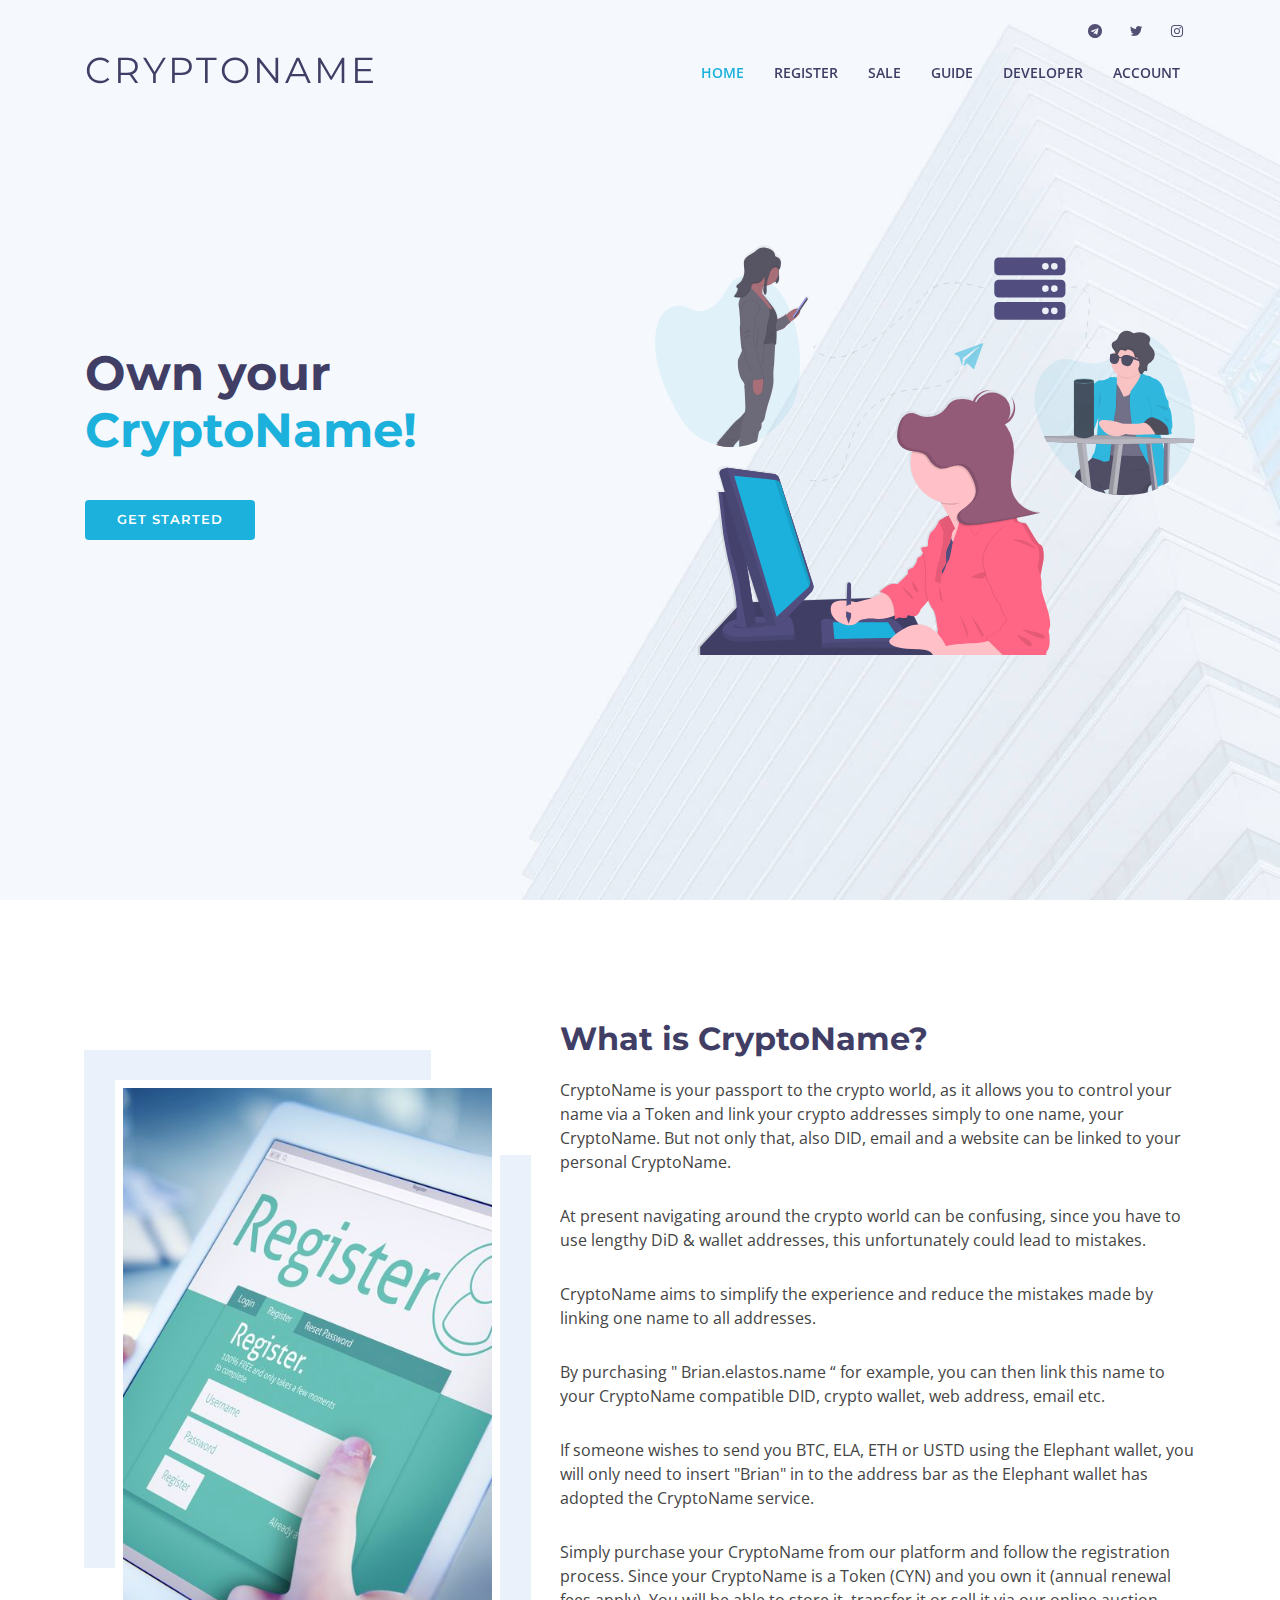
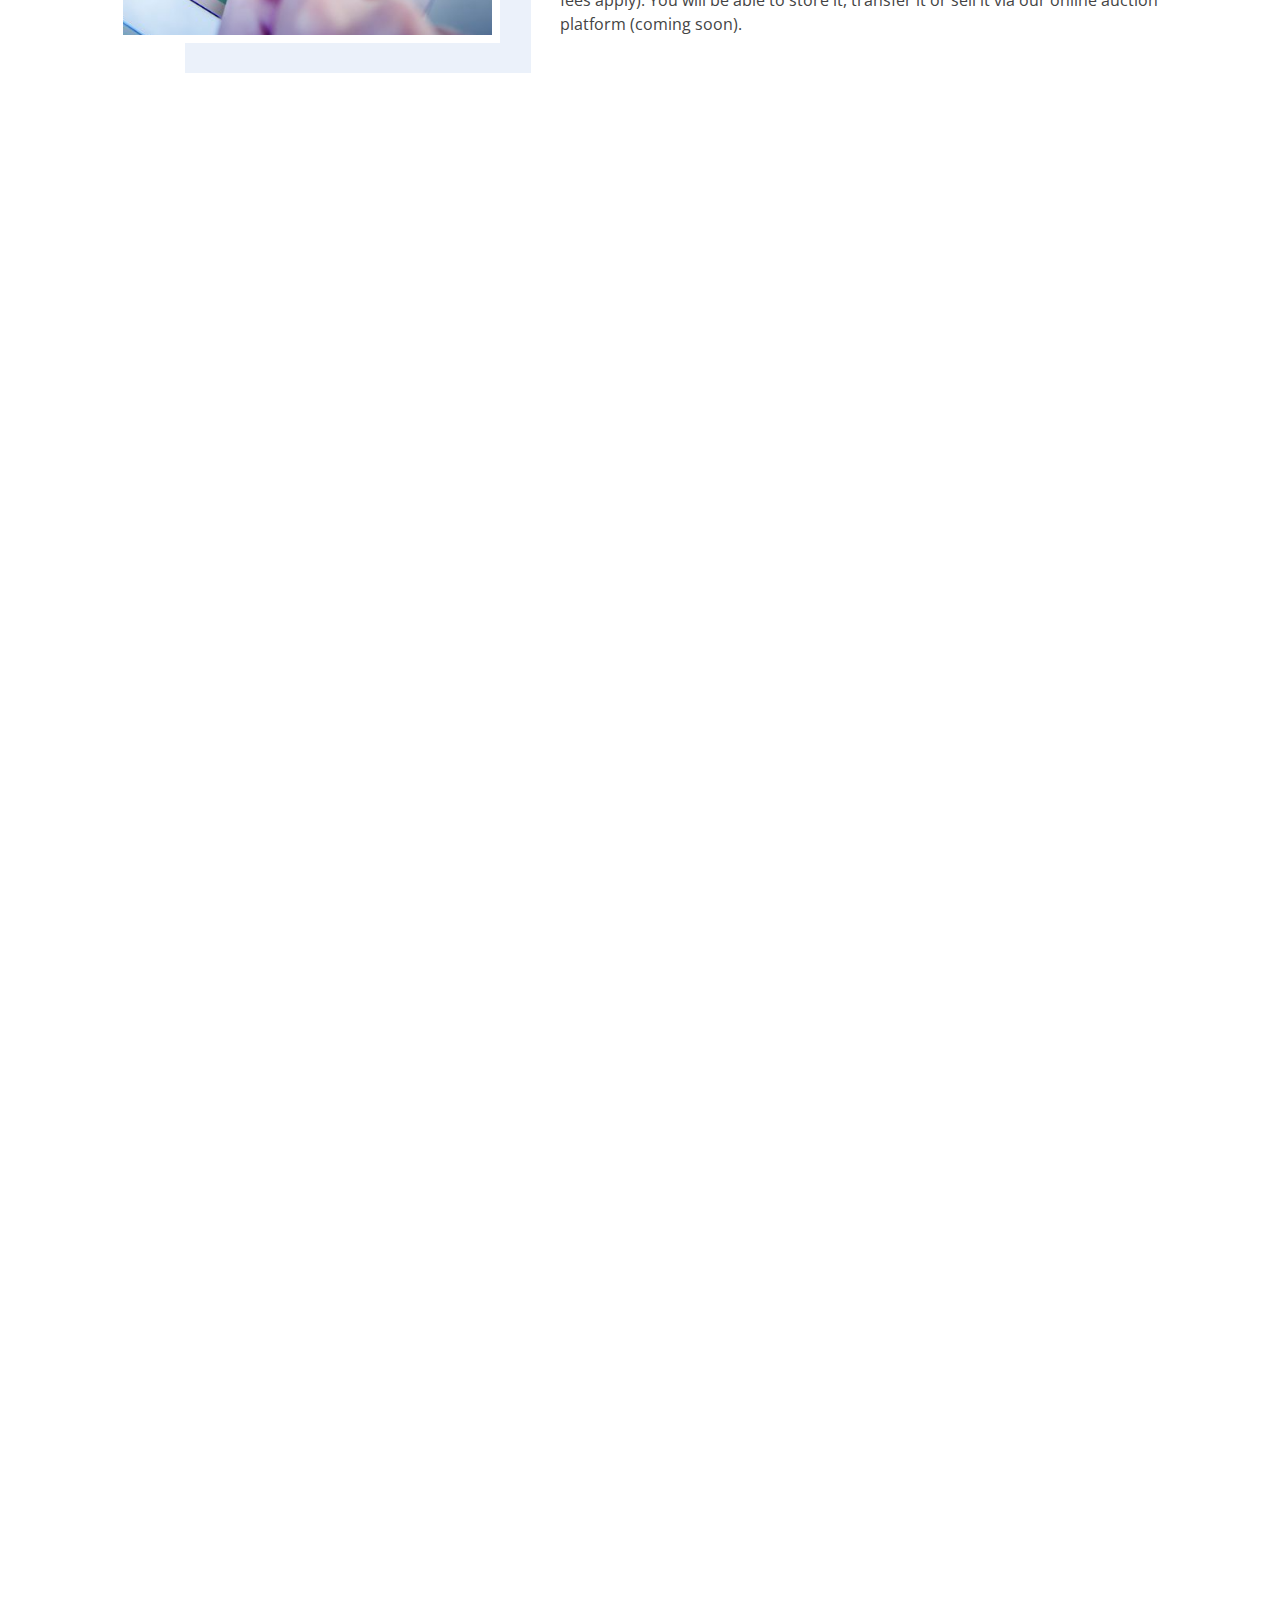
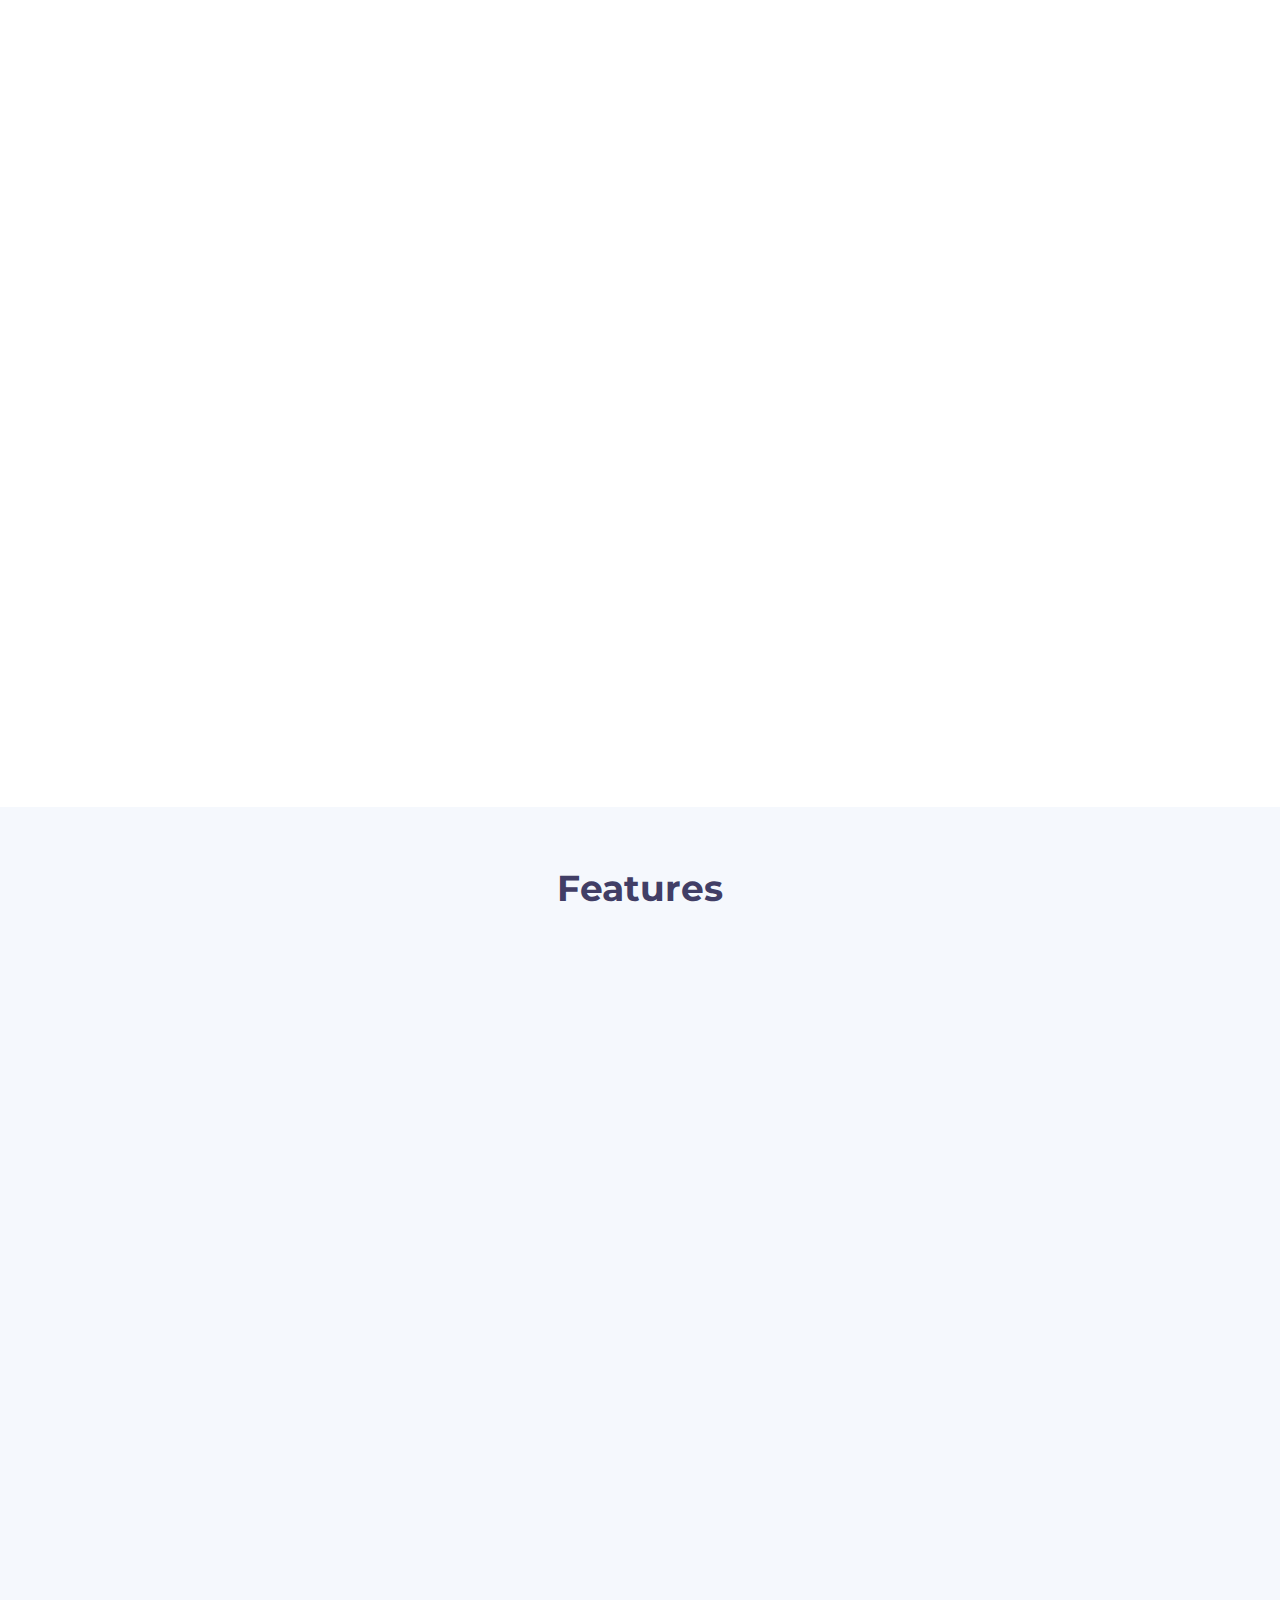
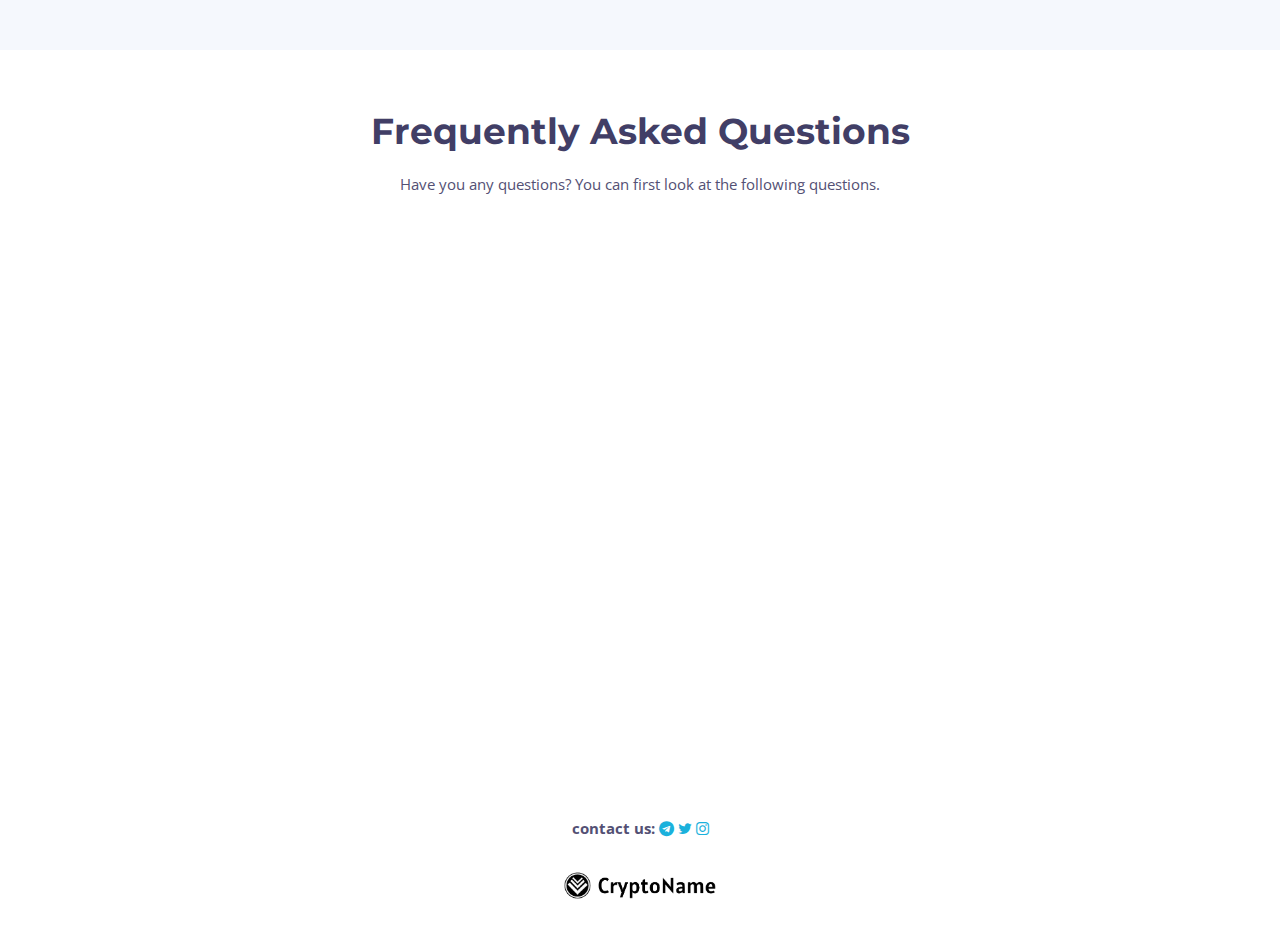
<file: index.html>
<!DOCTYPE html>
<html lang="en">

<head>
    <meta charset="utf-8">
    <title>CryptoName</title>
    <meta content="width=device-width, initial-scale=1.0" name="viewport">
    <meta content="" name="keywords">
    <meta content="" name="description">

    <!-- Favicons -->
    <link href="img/favicon.png" rel="icon">
    <link href="img/apple-touch-icon.png" rel="apple-touch-icon">

    <!-- Google Fonts -->
    <link href="https://fonts.googleapis.com/css?family=Open+Sans:300,300i,400,400i,500,600,700,700i|Montserrat:300,400,500,600,700" rel="stylesheet">

    <!-- Bootstrap CSS File -->
    <link href="lib/bootstrap/css/bootstrap.min.css" rel="stylesheet">

    <!-- Libraries CSS Files -->
    <link href="lib/font-awesome/css/font-awesome.min.css" rel="stylesheet">
    <link href="lib/animate/animate.min.css" rel="stylesheet">
    <link href="lib/ionicons/css/ionicons.min.css" rel="stylesheet">
    <link href="lib/owlcarousel/assets/owl.carousel.min.css" rel="stylesheet">
    <link href="lib/lightbox/css/lightbox.min.css" rel="stylesheet">

    <!-- Main Stylesheet File -->
    <link href="css/style.css" rel="stylesheet">

</head>

<body>
    <!--==========================
  Header
  ============================-->
    <header id="header">

        <div id="topbar">
            <div class="container">
                <div class="social-links">
                    <a href="https://t.me/CryptoName1" class="Telegram"><i class="fa fa-telegram"></i></a>
                    <a href="https://twitter.com/CryptoNameOrg" class="twitter"><i class="fa fa-twitter"></i></a>
                    <a href="https://www.instagram.com/cryptoname_/?hl=en" class="instagram"><i class="fa fa-instagram"></i></a>
                </div>
            </div>
        </div>

        <div class="container">

            <div class="logo float-left">
                <!-- Uncomment below if you prefer to use an image logo -->
                <h1 class="text-light"><a href="#intro" class="scrollto"><span>CryptoName</span></a></h1>
                <!-- <a href="#header" class="scrollto"><img src="img/logo.png" alt="" class="img-fluid"></a> -->
            </div>

            <nav class="main-nav float-right d-none d-lg-block">
                <ul>
                    <li class="active"><a href="#intro">Home</a></li>
                    <li><a href="./register.html">Register</a></li>
                    <li><a href="https://onsale.elastosmall.com">Sale</a></li>
                    <!--li><a href="./auction.html">Auction</a></li-->
                    <li><a href="./guide.html">Guide</a></li>
                    <li><a href="./developer.html">Developer</a></li>
                    <li><a href="./account.html">Account</a></li>
                </ul>
            </nav>
            <!-- .main-nav -->

        </div>
    </header>
    <!-- #header -->

    <!--==========================
    Intro Section
  ============================-->
    <section id="intro" class="clearfix">
        <div class="container d-flex h-100">
            <div class="row justify-content-center align-self-center">
                <div class="col-md-6 intro-info order-md-first order-last">
                    <h2> Own your<br> <span> CryptoName!</span></h2>
                    <div>
                        <a href="./register.html" class="btn-get-started scrollto">Get Started</a>
                    </div>
                </div>

                <div class="col-md-6 intro-img order-md-last order-first">
                    <img src="img/intro-img.svg" alt="" class="img-fluid">
                </div>
            </div>

        </div>
    </section>
    <!-- #intro -->

    <main id="main">

        <!--==========================
      About Us Section
    ============================-->
        <section id="about">

            <div class="container">
                <div class="row">

                    <div class="col-lg-5 col-md-6 center-block">
                        <div class="about-img" style="margin-top: 100px">
                            <img src="img/1.png" alt="">
                        </div>
                    </div>

                    <div class="col-lg-7 col-md-6">
                        <div class="about-content">
                            <h2>What is CryptoName?</h2>
                            <p>CryptoName is your passport to the crypto world, as it allows you to control your name via a Token and link your crypto 
addresses simply to one name, your CryptoName. But not only that, also DID, email 
and a website can be linked to your personal CryptoName.
</p>
                            <p>At present navigating around the crypto world can be confusing, since you have to use 
lengthy DiD & wallet addresses, this unfortunately could lead to mistakes.
</p>
                            <p>CryptoName aims to simplify the experience and reduce the mistakes made by linking 
one name to all addresses.
</p>
                            <p>By purchasing " Brian.elastos.name “ for example, you can then link this name to your 
CryptoName compatible DID, crypto wallet, web address, email etc.
</p>
                            <p>If someone wishes to send you BTC, ELA, ETH or USTD using the Elephant wallet,
you will only need to insert "Brian" in to the address bar as the 
Elephant wallet has adopted the CryptoName service.
</p>
                            <p>Simply purchase your CryptoName from our platform and follow the registration process. 
Since your CryptoName is a Token (CYN) and you own it (annual renewal fees apply). You will be able to store it, transfer it or sell it via our online auction platform (coming soon).
</p>
                        </div>
                    </div>
                </div>
            </div>

        </section>
        <!-- #about -->

        <!--==========================
      Pricing Section
    ============================-->
        <section id="pricing" class="wow fadeInUp section-bg">

            <div class="container">

                <header class="section-header">
                    <h3>Pricing</h3>
                    <p>The price of a CryptoName Token is not fixed. There are three categories of domain names: Platinum CryptoNames, Golden CryptoNames and Silver CryptoNames. Each category has different prices, see below for details.</p>
                </header>

                <div class="row flex-items-xs-middle flex-items-xs-center">

                    <!-- Basic Plan  -->
                    <div class="col-xs-12 col-lg-4">
                        <div class="card counters">
                            <div class="card-header">
                                <p style="margin:0px;height:100px;"><img src="img/platin.png" style="height:100px;width:100px;"/></p>
                                <!--h3><span class="currency">Reserved</span><span class="period"></span></h3-->
                            </div>
                            <div class="card-block">
                                <h4 class="card-title">
                                    Platinum (Reserved)
                                </h4>
                                <ul class="list-group">
                                    <li class="list-group-item">No more than 2 letters</li>
                                    <li class="list-group-item">  Starting prices will be announced soon</li>
                                    <li class="list-group-item"> Will be sold via our auction platform </li>
                                    <li class="list-group-item">(coming soon)</li>
                                    <li class="list-group-item">Annual renewal fee 10 ELA</li>

                                </ul>
                                <a href="./register.html" class="btn">Register</a>
                            </div>

                            <div class="counter col text-center">
                                <span data-toggle="counter-up">1296</span>
                                <p>2 letters</p>
                            </div>
                        </div>
                    </div>

                    <!-- Regular Plan  -->
                    <div class="col-xs-12 col-lg-4">
                        <div class="card counters">
                            <div class="card-header">
                                <p style="margin:0px;height:100px;"><img src="img/golden.png" style="height:100px;width:100px;"/></p>
                                <!--h3><span class="currency"></span>10+<span class="period">ELA</span></h3-->
                            </div>
                            <div class="card-block">
                                <h4 class="card-title">
                                    Golden
                                </h4>
                                <ul class="list-group">
                                    <li class="list-group-item">3 letters</li>
                                    <li class="list-group-item">Starting at 10 ELA</li>
                              
                                    <li class="list-group-item">Price increases by 0.01 ELA until 30 ELA</li>
                                    <li class="list-group-item">At 30 ELA it decreases by 0.01% back to 10 ELA</li>
                                    
                                    <li class="list-group-item">Annual renewal fee 3 ELA</li>

                                    
                                </ul>
                                <a href="./register.html" class="btn">Register</a>
                            </div>
                            <div class="counter col text-center">
                                <span data-toggle="counter-up">46656</span>
                                <p>3 letters</p>
                            </div>
                        </div>
                    </div>

                    <!-- Premium Plan  -->
                    <div class="col-xs-12 col-lg-4">
                        <div class="card counters">
                            <div class="card-header">
                                <p style="margin:0px;height:100px;"><img src="img/silver.png" style="height:100px;width:100px;"/></p>
                                <!--h3><span class="currency"></span>2+<span class="period">ELA</span></h3-->
                            </div>
                            <div class="card-block">
                                <h4 class="card-title">
                                    Silver
                                </h4>
                                <ul class="list-group">
                                    <li class="list-group-item">4 and more letters</li>
                                    <li class="list-group-item">Starting at 2 ELA</li>
                                    <li class="list-group-item">Price increases by 0.001 ELA until 6 ELA </li>
                                    <li class="list-group-item">At 6 ELA it decreases by 0.01% back to 2 ELA</li>
                                    <li class="list-group-item">Annual renewal fee 0.5 ELA</li>
                                </ul>
                                <a href="./register.html" class="btn">Register</a>
                            </div>
                            <div class="counter col text-center">
                                <span data-toggle="counter-up">99999999</span>
                                <p>4 or more letters</p>
                            </div>

                        </div>
                    </div>

                </div>
            </div>

        </section>



        <!--==========================
      Why Us Section
    ============================-->
        <section id="why-us" class="wow fadeIn">

            <div class="container-fluid">

                <header class="section-header">
                </header>
                <header class="section-header">
                    <h3>How to get your CryptoName?</h3>
                    <p>To get your CryptoName you will need only three things: An Elephant wallet, a MetaMask wallet and some ELA/ETHSC.</p>
                </header>

                <div class="row">

                    <div class="col-lg-6">
                        <div class="why-us-img">
                            <img src="img/2.png" alt="" class="img-fluid">
                        </div>
                    </div>

                    <div class="col-lg-6">
                        <div class="why-us-content">

                            <div class="features wow bounceInUp clearfix">
                                <i class="fa" style="color: #f058dc;">-1-</i>
                                <h4>Prepare your MetaMask wallet</h4>
                                <p>This step requires importing the Elephant wallet mnemonics into MetaMask in order to set up the Elastos Ethereum sidechain. You can follow the walkthrough <a href="./guide.html">here</a>.</p>
                            </div>

                            <div class="features wow bounceInUp clearfix">
                                <i class="fa" style="color: #ffb774;">-2-</i>
                                <h4>Register your CryptoName</h4>
                                <p>Open the register page to register your name and purchase your name.</p>
                            </div>

                            <div class="features wow bounceInUp clearfix">
                                <i class="fa" style="color: #589af1;">-3-</i>
                                <h4>Setup your CryptoName domain</h4>
                                <p>Fill in the necessary information and submit, it will take you less than a minute.</p>
                            </div>

                        </div>

                    </div>

                </div>

            </div>

        </section>

        <!--==========================
      Features Section
    ============================-->
        <section id="features">
            <div class="container">

               <!-- <div class="row feature-item">
                    <div class="col-lg-6 wow fadeInUp">
                        <img src="img/features-1.svg" class="img-fluid" alt="">
                    </div>
                    <div class="col-lg-6 wow fadeInUp pt-5 pt-lg-0">
                        <h4>Send crypto assets via name</h4>
                        <p>
                            Anyone can send btc, eth, ela and usdt to you via your name in Elephant Wallet(1.99 or later version)
                        </p>
                        <p>
                            Your friends can enter your name in the address field of the sending page of the elephant wallet.
                        </p>
                    </div>
                </div>-->

                <div class="row feature-item mt-5 pt-5">
                    <div class="col-lg-6 wow fadeInUp order-1 order-lg-2">
                        <img src="img/features-2.svg" class="img-fluid" alt="">
                    </div>

                    <div class="col-lg-6 wow fadeInUp pt-4 pt-lg-0 order-2 order-lg-1">
                        <h4>View and check your domain home page</h4>
                        <p>
                            You can share your personal homepage https://YourName.elastos.name to your friends, and they can view your personal information here.
                        </p>
                        <p>
                            Anyone who knows your name can also open this page directly to view your information.
                        </p>
                        <p>
                            Others can also directly click on the send button on this page to transfer money to you.
                        </p>
                    </div>

                </div>

            </div>
        </section>


        <!--==========================
      Services Section
    ============================-->
        <section id="services" class="section-bg">
            <div class="container">

                <header class="section-header">
                    <h3>Features</h3>
                    <p></p>
                </header>

                <div class="row">

                    <div class="col-md-6 col-lg-4 wow bounceInUp" data-wow-duration="1.4s">
                        <div class="box">
                            <div class="icon" style="background: #fceef3;"><i class="ion-ios-analytics-outline" style="color: #ff689b;"></i></div>
                            <h4 class="title"><a href="">You are the real owner</a></h4>
                            <p class="description">With proof of ownership based on the blockchain token, no one can take away ownership of your CryptoName.</p>
                        </div>
                    </div>
                    <div class="col-md-6 col-lg-4 wow bounceInUp" data-wow-duration="1.4s">
                        <div class="box">
                            <div class="icon" style="background: #fff0da;"><i class="ion-ios-bookmarks-outline" style="color: #e98e06;"></i></div>
                            <h4 class="title"><a href="">Based on Smart Contracts</a></h4>
                            <p class="description">Based on the Elastos Ethereum Sidechain allow the users to buy or resale their CryptoNames.</p>
                        </div>
                    </div>

                    <div class="col-md-6 col-lg-4 wow bounceInUp" data-wow-delay="0.1s" data-wow-duration="1.4s">
                        <div class="box">
                            <div class="icon" style="background: #e6fdfc;"><i class="ion-ios-paper-outline" style="color: #3fcdc7;"></i></div>
                            <h4 class="title"><a href="">Human friendly names</a></h4>
                            <p class="description">Once registered, there is no need to use the long confusing hash address, simply give the sender your CryptoName.</p>
                        </div>
                    </div>
                    <div class="col-md-6 col-lg-4 wow bounceInUp" data-wow-delay="0.1s" data-wow-duration="1.4s">
                        <div class="box">
                            <div class="icon" style="background: #eafde7;"><i class="ion-ios-speedometer-outline" style="color:#41cf2e;"></i></div>
                            <h4 class="title"><a href="">Anonymous</a></h4>
                            <p class="description">To purchase a CryptoName, you do not need to give any personal information. It is completely anonymous.</p>
                        </div>
                    </div>

                    <div class="col-md-6 col-lg-4 wow bounceInUp" data-wow-delay="0.2s" data-wow-duration="1.4s">
                        <div class="box">
                            <div class="icon" style="background: #e1eeff;"><i class="ion-ios-world-outline" style="color: #2282ff;"></i></div>
                            <h4 class="title"><a href="">Transferable</a></h4>
                            <p class="description">Once you own your CryptoName, it is your asset. You are free to give and to sell to anyone that you choose.</p>
                        </div>
                    </div>
                    <div class="col-md-6 col-lg-4 wow bounceInUp" data-wow-delay="0.2s" data-wow-duration="1.4s">
                        <div class="box">
                            <div class="icon" style="background: #ecebff;"><i class="ion-ios-clock-outline" style="color: #8660fe;"></i></div>
                            <h4 class="title"><a href="">Self-Sovereignty</a></h4>
                            <p class="description">You have undisputed authority over your CryptoName, which means it can't be controlled by others or proxied.</p>
                        </div>
                    </div>

                </div>

            </div>
        </section>
        <!-- #services -->

        <!-- #about -->




        <!--==========================
      Frequently Asked Questions Section
    ============================-->
        <section id="faq">
            <div class="container">
                <header class="section-header">
                    <h3>Frequently Asked Questions</h3>
                    <p>Have you any questions? You can first look at the following questions.</p>
                </header>

                <ul id="faq-list" class="wow fadeInUp">
                    <li>
                        <a data-toggle="collapse" class="collapsed faqa" href="#faq1">Which wallets can I use to send/receive CryptoName's?<i class="ion-android-remove"></i></a>
                        <div id="faq1" class="collapse" data-parent="#faq-list">
                            <p>
                                At present the only wallet you can use is the Elaphant Wallet. Although we hope other wallets will adopt the CryptoName tech, as we think it will aid adoption.
                            </p>
                        </div>
                    </li>

                    <li>
                        <a data-toggle="collapse" href="#faq2" class="collapsed faqa">Which tokens can I transfer using a CryptoName?<i class="ion-android-remove"></i></a>
                        <div id="faq2" class="collapse" data-parent="#faq-list">
                            <p>
                                BTC, ETH, ELA and ERC-20
                            </p>
                        </div>
                    </li>

                    <li>
                        <a data-toggle="collapse" href="#faq3" class="collapsed faqa">How long do I own my CryptoName's for?<i class="ion-android-remove"></i></a>
                        <div id="faq3" class="collapse" data-parent="#faq-list">
                            <p>
                                Providing you pay the annual renewal fee, you will own it forever.
                            </p>
                        </div>
                    </li>

                    <li>
                        <a data-toggle="collapse" href="#faq4" class="collapsed faqa">How many CryptoName's can one person own?<i class="ion-android-remove"></i></a>
                        <div id="faq4" class="collapse" data-parent="#faq-list">
                            <p>
                                You are free to purchase as many CryptoName's as you like.
                            </p>
                        </div>
                    </li>

                    <li>
                        <a data-toggle="collapse" href="#faq5" class="collapsed faqa">Where can I sell my CryptoName?<i class="ion-android-remove"></i></a>
                        <div id="faq5" class="collapse" data-parent="#faq-list">
                            <p>
                                The CryptoName trading platform is in production, we will give an update when its complete. For updates please join our <a href="https://t.me/CryptoName1">Telegram</a>, <a href="https://twitter.com/CryptoNameOrg">Twitter</a> & <a href="https://www.instagram.com/cryptoname_/?hl=en">Instagram channels</a>.
                            </p>
                        </div>
                    </li>

                    <li>
                        <a data-toggle="collapse" href="#faq6" class="collapsed faqa">Where can I keep up to date with CryptoName's progression?<i class="ion-android-remove"></i></a>
                        <div id="faq6" class="collapse" data-parent="#faq-list">
                            <p>
                                You can follow us on our <a href="https://t.me/CryptoName1">Telegram</a>, <a href="https://twitter.com/CryptoNameOrg">Twitter</a> & <a href="https://www.instagram.com/cryptoname_/?hl=en">Instagram channels</a>.
                            </p>
                        </div>
                    </li>

                    <li>
                        <a data-toggle="collapse" href="#faq6" class="collapsed faqa">How safe is it port my elephant wallet to metamask using my mnemonic phrase.<i class="ion-android-remove"></i></a>
                        <div id="faq6" class="collapse" data-parent="#faq-list">
                            <p>
                                It is totally safe as the page is a local page, it doesn't need a network.You can open it and close the network, then enter your mnemonics  and then close it. Then you can reopen the network.
                            </p>
                        </div>
                    </li>

                </ul>

            </div>
        </section>
        <!-- #faq -->

    </main>

    <!--==========================
    Footer
  ============================-->
    <footer id="footer" class="section-bg">

        <div class="container">

            <div class="copyright">
                <b>contact us:</b>
                    <a href="https://t.me/CryptoName1" class="Telegram"><i class="fa fa-telegram"></i></a>
                    <a href="https://twitter.com/CryptoNameOrg" class="twitter"><i class="fa fa-twitter"></i></a>
                    <a href="https://www.instagram.com/cryptoname_/?hl=en" class="instagram"><i class="fa fa-instagram"></i></a>

                
                
            </div>
            <div class="copyright">
                <div style="color:#7B7B7B">
                    <a href="https://cryptoname.org"><img src="img/logo.png" style="height:32px"></a>
                </div>
            </div>
        </div>
    </footer>
    <!-- #footer -->

    <a href="#" class="back-to-top"><i class="fa fa-chevron-up"></i></a>

    <!-- Uncomment below i you want to use a preloader -->
    <!-- <div id="preloader"></div> -->

    <!-- JavaScript Libraries -->
    <script src="lib/jquery/jquery.min.js"></script>
    <script src="lib/jquery/jquery-migrate.min.js"></script>
    <script src="lib/bootstrap/js/bootstrap.bundle.min.js"></script>
    <script src="lib/easing/easing.min.js"></script>
    <script src="lib/mobile-nav/mobile-nav.js"></script>
    <script src="lib/wow/wow.min.js"></script>
    <script src="lib/waypoints/waypoints.min.js"></script>
    <script src="lib/counterup/counterup.min.js"></script>
    <script src="lib/owlcarousel/owl.carousel.min.js"></script>
    <script src="lib/isotope/isotope.pkgd.min.js"></script>
    <script src="lib/lightbox/js/lightbox.min.js"></script>
    <!-- Contact Form JavaScript File -->
    <script src="contactform/contactform.js"></script>

    <!-- Template Main Javascript File -->
    <script src="js/main.js"></script>
    <script>
    var _hmt = _hmt || [];
    (function() {
      var hm = document.createElement("script");
      hm.src = "https://hm.baidu.com/hm.js?d965b0b0681dd5ed07c5305a42dcd6b9";
      var s = document.getElementsByTagName("script")[0]; 
      s.parentNode.insertBefore(hm, s);
    })();
    </script>

</body>

</html>
</file>
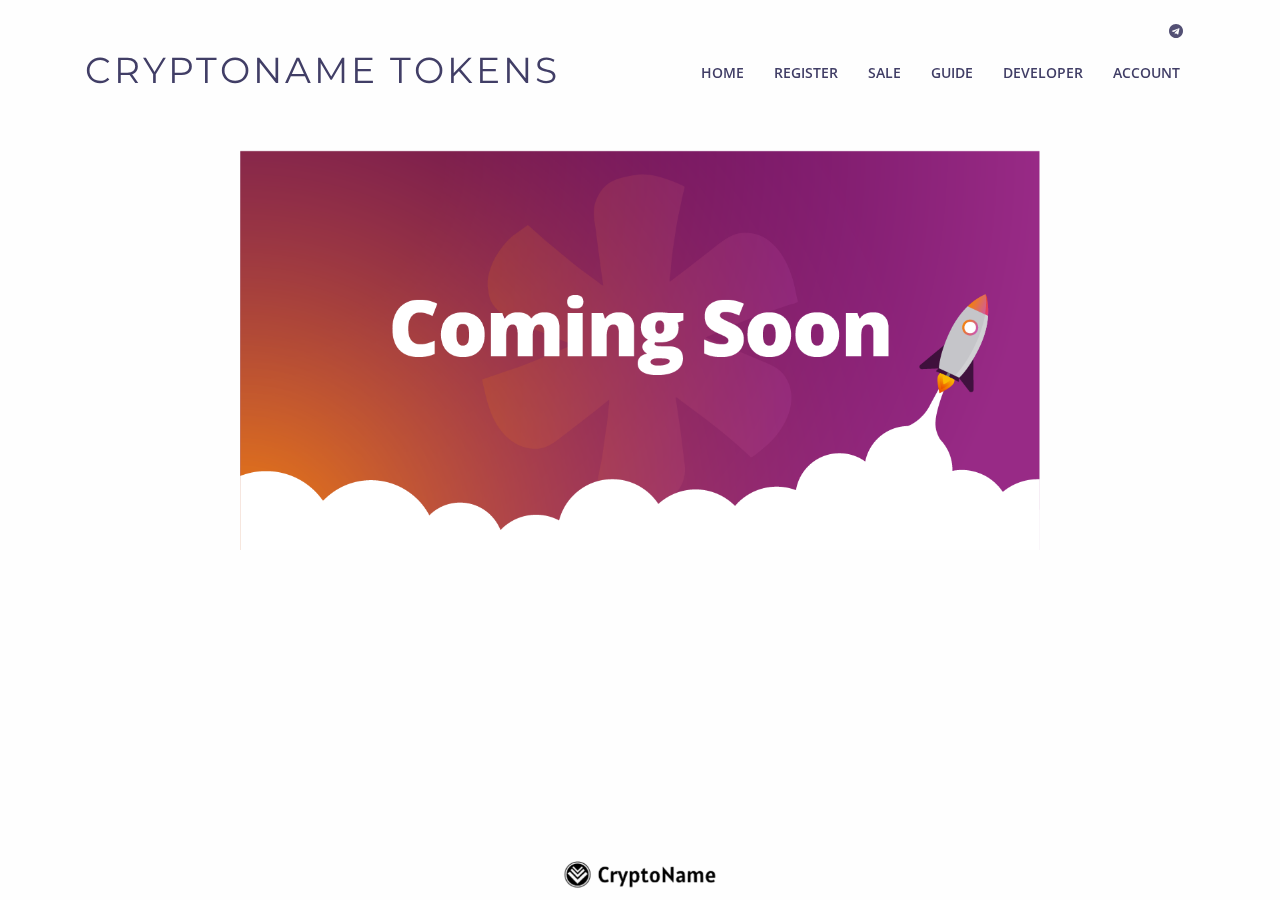
<file: auction.html>
<!DOCTYPE html>
<html lang="en">

<head>
    <meta charset="utf-8">
    <title>CryptoName Tokens</title>
    <meta content="width=device-width, initial-scale=1.0" name="viewport">
    <meta content="" name="keywords">
    <meta content="" name="description">

    <!-- Favicons -->
    <link href="img/favicon.png" rel="icon">
    <link href="img/apple-touch-icon.png" rel="apple-touch-icon">

    <!-- Google Fonts -->
    <link href="https://fonts.googleapis.com/css?family=Open+Sans:300,300i,400,400i,500,600,700,700i|Montserrat:300,400,500,600,700" rel="stylesheet">

    <!-- Bootstrap CSS File -->
    <link href="lib/bootstrap/css/bootstrap.min.css" rel="stylesheet">

    <!-- Libraries CSS Files -->
    <link href="lib/font-awesome/css/font-awesome.min.css" rel="stylesheet">
    <link href="lib/animate/animate.min.css" rel="stylesheet">
    <link href="lib/ionicons/css/ionicons.min.css" rel="stylesheet">
    <link href="lib/owlcarousel/assets/owl.carousel.min.css" rel="stylesheet">
    <link href="lib/lightbox/css/lightbox.min.css" rel="stylesheet">

    <!-- Main Stylesheet File -->
    <link href="css/style.css" rel="stylesheet">
    <script src="./js/vue.min.js"></script>
    <style>
        [v-cloak] {
            display: none;
        }
        
        body {
            background-color: #FEFEFE;
            text-align: center;
        }
        
        .shuoming {
            width: 375px;
            margin: 0 auto;
        }
        
        .shuoming .title {
            font-size: 26px;
            font-weight: bold;
            color: #656565;
            margin-bottom: 10px;
        }
        
        .shuoming .kuang {
            border: 1px solid #E5E5E5;
            margin-bottom: 10px;
            border-radius: 10px;
        }
        
        .shuoming .kuang img {
            width: 32px;
            margin-top: -4px;
        }
        
        .shuoming .kuang input {
            border: 0;
            width: 200px;
            height: 40px;
        }
        
        .shuoming .kuang .line {
            display: inline-block;
            margin-right: 5px;
            color: #ffffff;
        }
        
        .shuoming .price {
            font-size: 18px;
            font-weight: bold;
        }
        
        .shuoming .priceNum {
            display: inline-block;
            margin-right: 3px;
            font-size: 16px;
            color: #ff0000;
        }
        
        .shuoming .beizhu {
            font-size: 16px;
            color: #FAFAFA;
        }
        
        .buyit {
            margin: 0 auto;
            margin-top: 30px;
            margin-bottom: 30px;
            cursor: pointer;
            width: 120px;
            line-height: 40px;
            height: 40px;
            border-radius: 4px;
            background-color: #3475E0;
            color: #ffffff;
        }
        
        .huise {
            background-color: #dddddd;
            color: #000000;
        }
        
        .dialog {
            position: absolute;
            width: 100%;
            height: 100%;
            left: 0px;
            top: 0px;
            z-index: 999;
        }
        
        .arrow_mask {
            position: fixed;
            top: 0;
            left: 0;
            bottom: 0;
            right: 0;
            z-index: 998;
            display: block;
            background: black;
            opacity: 0.3;
            box-shadow: 0px 4px 10px rgba(95, 111, 237, 0.2);
        }
        
        .kuang2 {
            padding: 20px 0px;
            position: absolute;
            width: 375px;
            left: 50%;
            top: 50%;
            margin-left: -185px;
            margin-top: -200px;
            background: #FFFFFF;
            box-shadow: 0px 2px 10px rgba(106, 147, 205, 0.1);
            border-radius: 5px;
            z-index: 999;
        }
        
        .close {
            position: relative;
            height: 15px;
            cursor: pointer;
        }
        
        .close img {
            position: absolute;
            width: 22px;
            height: 22px;
            right: 0px;
            top: 0px;
            padding: 5px;
        }
        
        .dialog .kuang2 .shuoming {
            text-align: center;
        }
        
        .dialog .kuang2 .shuoming .first {
            font-size: 18px;
            font-weight: bold;
            color: #000000;
        }
        
        .dialog .kuang2 .shuoming .second {
            margin-top: 5px;
            display: flex;
            font-size: 15px;
            color: #000000;
            font-weight: bold;
        }
        
        .dialog .kuang2 .shuoming .second .left {
            display: inline-block;
            width: 62%;
            text-align: right;
            font-size: 16px;
            color: #dddddd;
        }
        
        .dialog .kuang2 .shuoming .three {
            margin-top: 30px;
            font-size: 18px;
            color: #000000;
        }
        
        .dialog .kuang2 .shuoming .three span {
            margin-top: 30px;
            font-size: 18px;
            color: #ff0000;
        }
        
        .dialog .kuang2 .pay {
            text-align: center;
            margin: 0 auto;
            margin-top: 30px;
            margin-bottom: 5px;
            cursor: pointer;
            width: 90px;
            line-height: 35px;
            height: 35px;
            border-radius: 4px;
            background-color: #F5841F;
            color: #ffffff;
        }
    </style>

</head>

<body>
    <header id="header">

        <div id="topbar">
            <div class="container">
                <div class="social-links">
                    <a href="https://t.me/elastosname" class="Telegram"><i class="fa fa-telegram"></i></a>
                </div>
            </div>
        </div>

        <div class="container">

            <div class="logo float-left">
                <!-- Uncomment below if you prefer to use an image logo -->
                <h1 class="text-light"><a href="#intro" class="scrollto"><span>CryptoName Tokens</span></a></h1>
                <!-- <a href="#header" class="scrollto"><img src="img/logo.png" alt="" class="img-fluid"></a> -->
            </div>

            <nav class="main-nav float-right d-none d-lg-block">
                <ul>
                    <li><a href="#intro">Home</a></li>
                    <li><a href="./register.html">Register</a></li>
                    <li><a href="https://onsale.elastosmall.com">Sale</a></li>
                    <!--li class="active"><a href="./auction.html">Auction</a></li-->
                    <li><a href="./guide.html">Guide</a></li>
                    <li><a href="./developer.html">Developer</a></li>
                    <li><a href="./account.html">Account</a></li>
                </ul>
            </nav>
            <!-- .main-nav -->

        </div>
    </header>
    <!-- #header -->
    <div style="height:150px"></div>
    <img src='img/comingsoon.png' style="width:800px">
    <div class="container" id="app">
        <div class="text-center" style="position:fixed;width: 100%;bottom:10px;left:0px">
            <div style="color:#7B7B7B">
                <img src="img/logo.png" style="height:32px">
            </div>
        </div>
    </div>
</body>
<script>
    var app = new Vue({
        el: '#app',
        data: {

        },
        methods: {

        },
        created() {

        }
    });
</script>

</html>
</file>
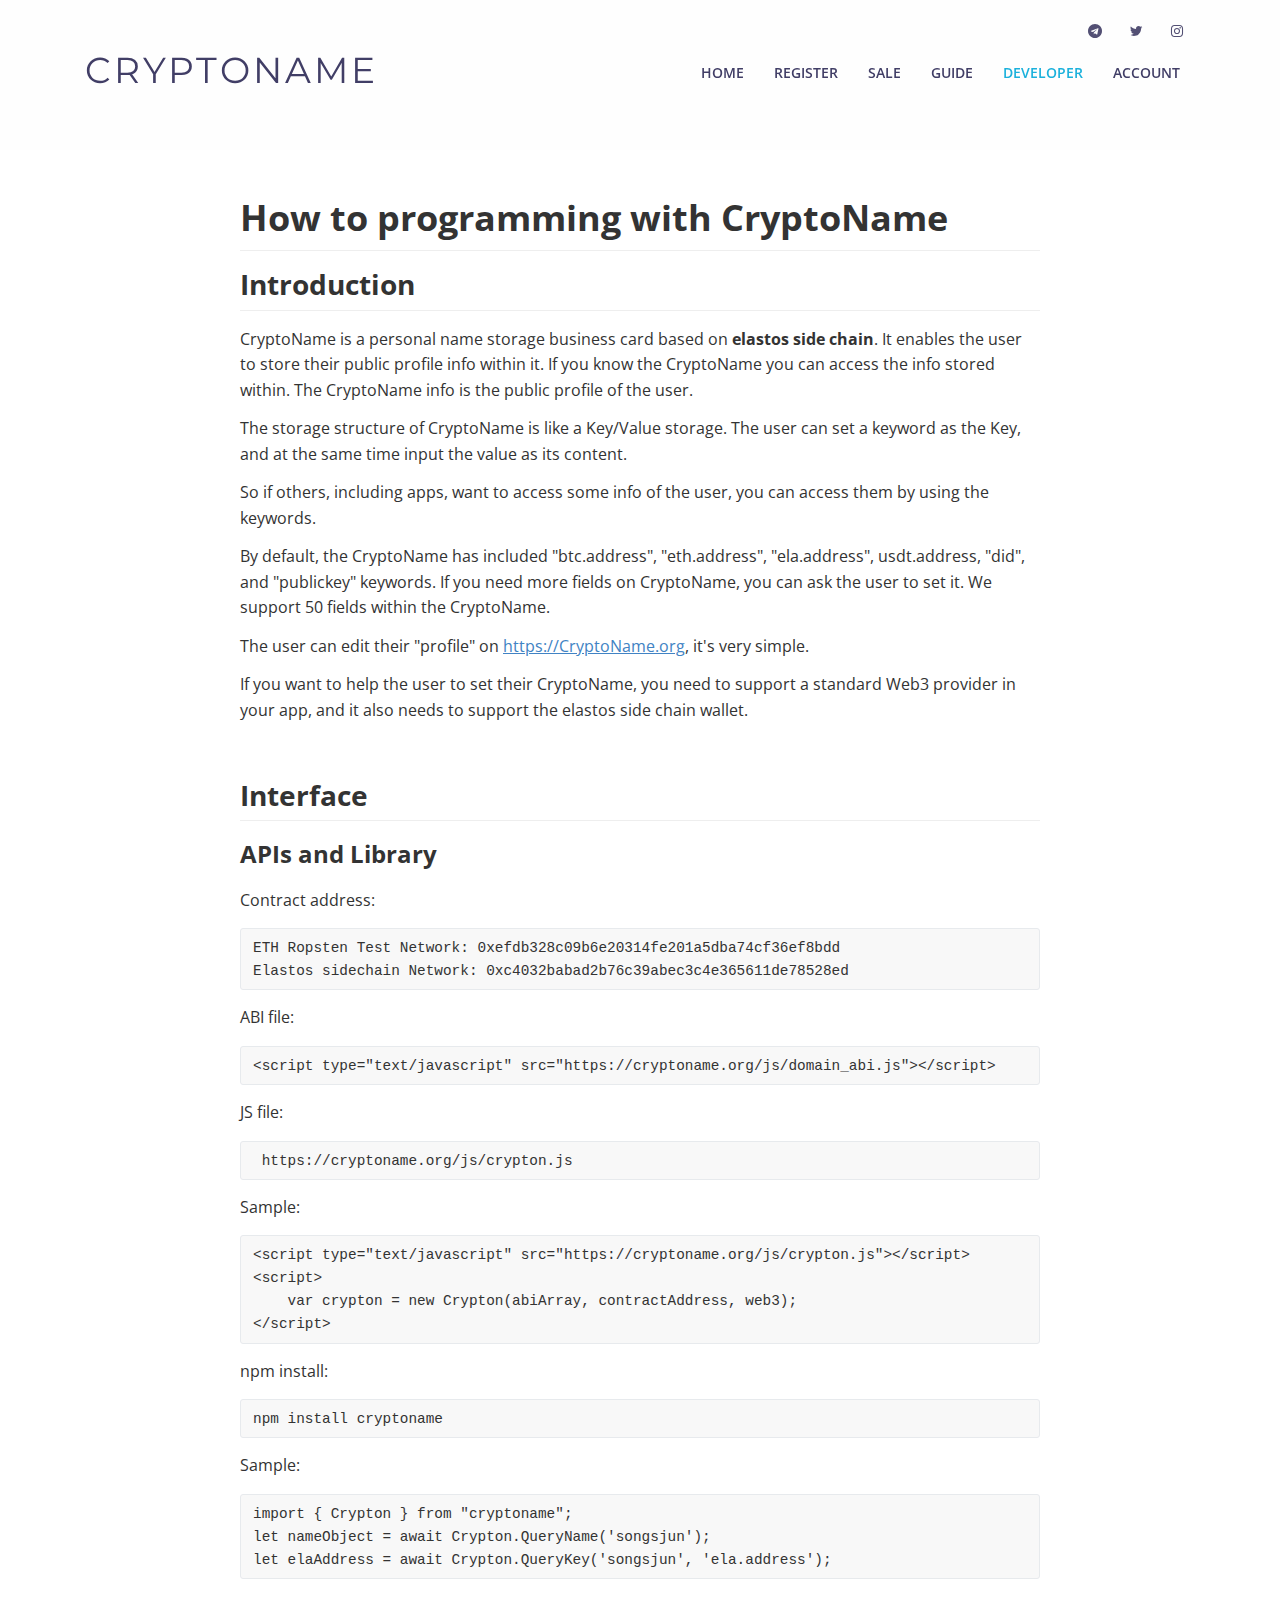
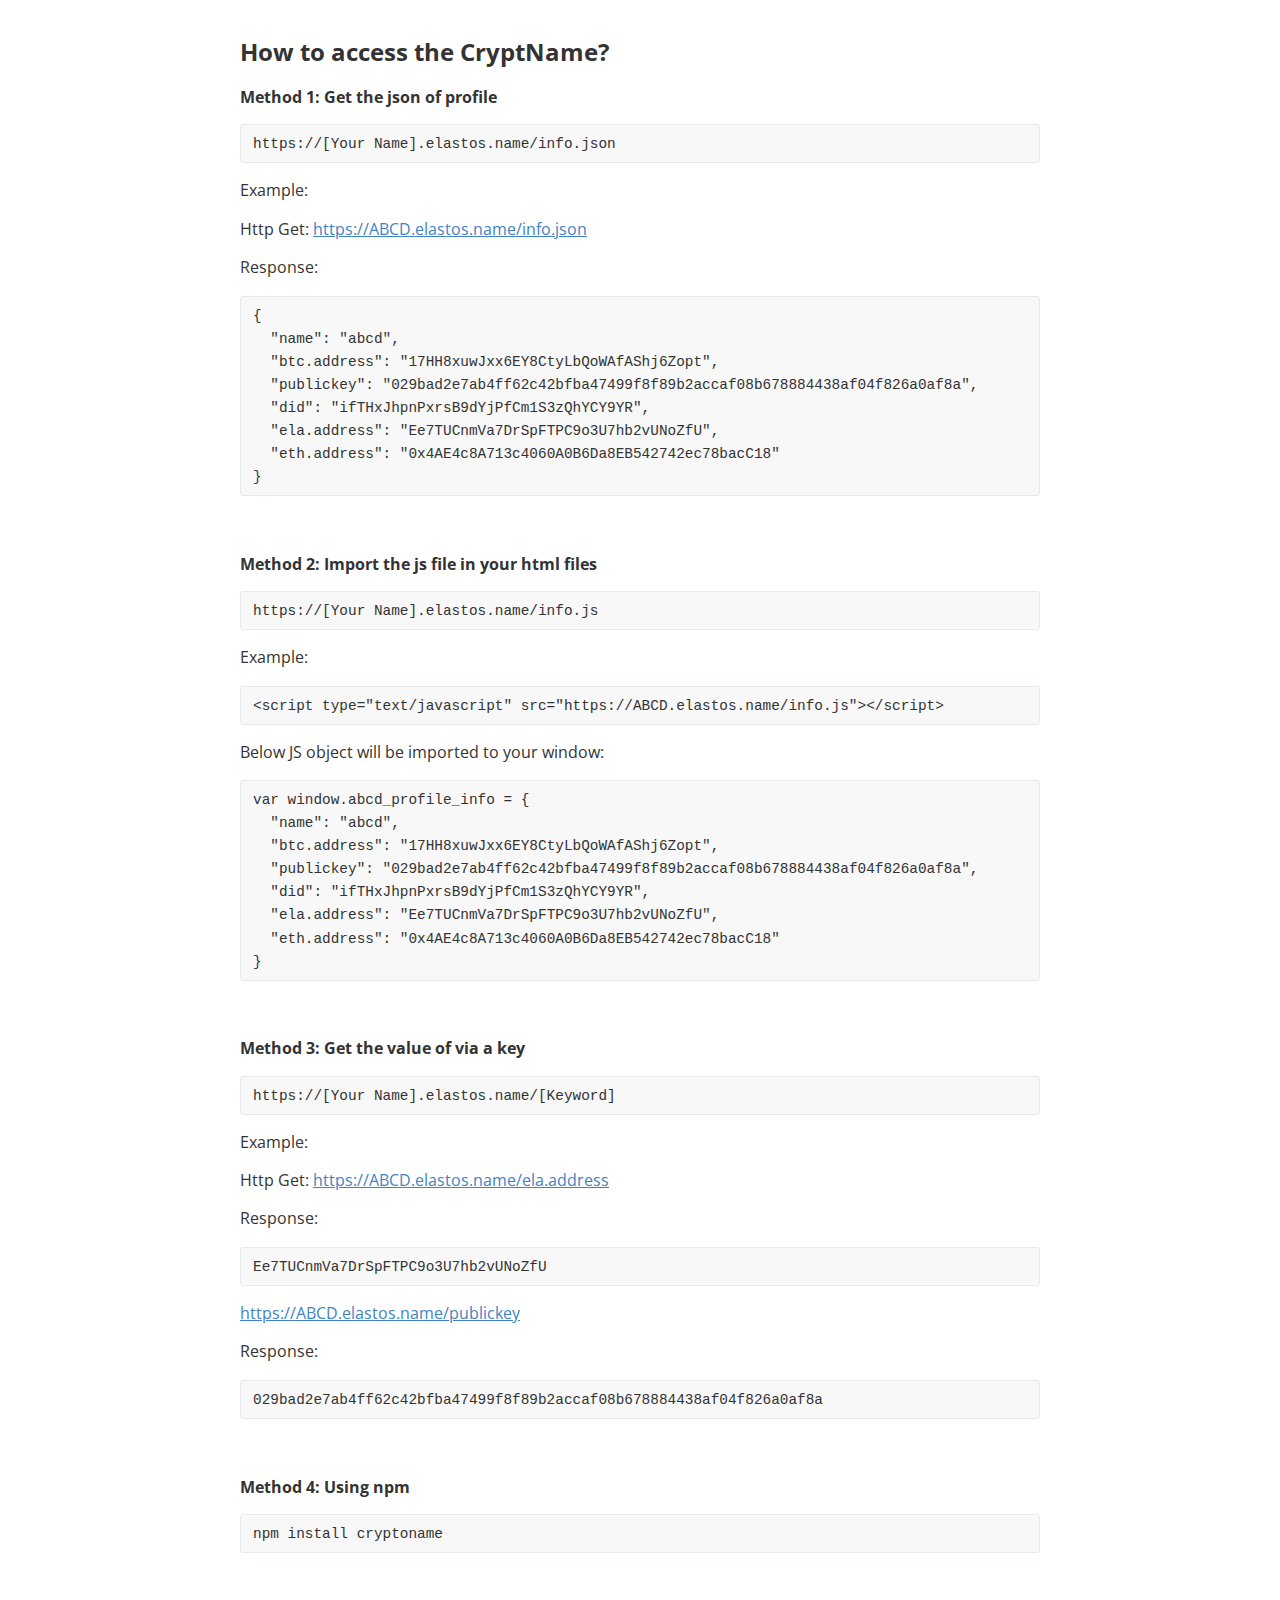
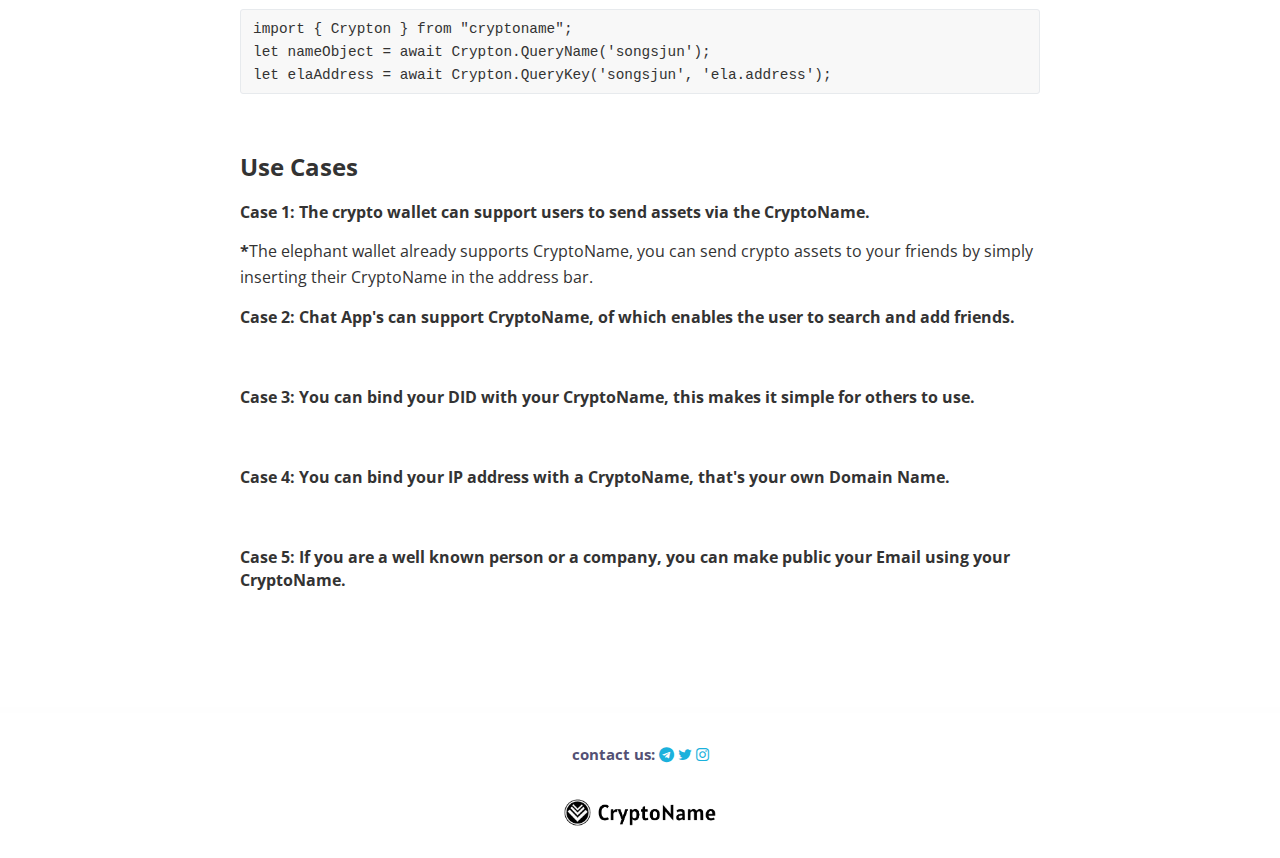
<file: developer.html>
<!DOCTYPE html>
<html lang="en">

<head>
    <meta charset="utf-8">
    <title>CryptoName</title>
    <meta content="width=device-width, initial-scale=1.0" name="viewport">
    <meta content="" name="keywords">
    <meta content="" name="description">

    <!-- Favicons -->
    <link href="img/favicon.png" rel="icon">
    <link href="img/apple-touch-icon.png" rel="apple-touch-icon">

    <!-- Google Fonts -->
    <link href="https://fonts.googleapis.com/css?family=Open+Sans:300,300i,400,400i,500,600,700,700i|Montserrat:300,400,500,600,700" rel="stylesheet">

    <!-- Bootstrap CSS File -->
    <link href="lib/bootstrap/css/bootstrap.min.css" rel="stylesheet">

    <!-- Libraries CSS Files -->
    <link href="lib/font-awesome/css/font-awesome.min.css" rel="stylesheet">
    <link href="lib/animate/animate.min.css" rel="stylesheet">
    <link href="lib/ionicons/css/ionicons.min.css" rel="stylesheet">
    <link href="lib/owlcarousel/assets/owl.carousel.min.css" rel="stylesheet">
    <link href="lib/lightbox/css/lightbox.min.css" rel="stylesheet">

    <!-- Main Stylesheet File -->
    <link href="css/style.css" rel="stylesheet">
    <script src="./js/vue.min.js"></script>
    <style>
        [v-cloak] {
            display: none;
        }
        
        body {
            background-color: #FEFEFE;
            text-align: center;
        }
        
        .shuoming {
            width: 375px;
            margin: 0 auto;
        }
        
        .shuoming .title {
            font-size: 26px;
            font-weight: bold;
            color: #656565;
            margin-bottom: 10px;
        }
        
        .shuoming .kuang {
            border: 1px solid #E5E5E5;
            margin-bottom: 10px;
            border-radius: 10px;
        }
        
        .shuoming .kuang img {
            width: 32px;
            margin-top: -4px;
        }
        
        .shuoming .kuang input {
            border: 0;
            width: 200px;
            height: 40px;
        }
        
        .shuoming .kuang .line {
            display: inline-block;
            margin-right: 5px;
            color: #ffffff;
        }
        
        .shuoming .price {
            font-size: 18px;
            font-weight: bold;
        }
        
        .shuoming .priceNum {
            display: inline-block;
            margin-right: 3px;
            font-size: 16px;
            color: #ff0000;
        }
        
        .shuoming .beizhu {
            font-size: 16px;
            color: #FAFAFA;
        }
        
        .buyit {
            margin: 0 auto;
            margin-top: 30px;
            margin-bottom: 30px;
            cursor: pointer;
            width: 120px;
            line-height: 40px;
            height: 40px;
            border-radius: 4px;
            background-color: #3475E0;
            color: #ffffff;
        }
        
        .huise {
            background-color: #dddddd;
            color: #000000;
        }
        
        .dialog {
            position: absolute;
            width: 100%;
            height: 100%;
            left: 0px;
            top: 0px;
            z-index: 999;
        }
        
        .arrow_mask {
            position: fixed;
            top: 0;
            left: 0;
            bottom: 0;
            right: 0;
            z-index: 998;
            display: block;
            background: black;
            opacity: 0.3;
            box-shadow: 0px 4px 10px rgba(95, 111, 237, 0.2);
        }
        
        .kuang2 {
            padding: 20px 0px;
            position: absolute;
            width: 375px;
            left: 50%;
            top: 50%;
            margin-left: -185px;
            margin-top: -200px;
            background: #FFFFFF;
            box-shadow: 0px 2px 10px rgba(106, 147, 205, 0.1);
            border-radius: 5px;
            z-index: 999;
        }
        
        .close {
            position: relative;
            height: 15px;
            cursor: pointer;
        }
        
        .close img {
            position: absolute;
            width: 22px;
            height: 22px;
            right: 0px;
            top: 0px;
            padding: 5px;
        }
        
        .dialog .kuang2 .shuoming {
            text-align: center;
        }
        
        .dialog .kuang2 .shuoming .first {
            font-size: 18px;
            font-weight: bold;
            color: #000000;
        }
        
        .dialog .kuang2 .shuoming .second {
            margin-top: 5px;
            display: flex;
            font-size: 15px;
            color: #000000;
            font-weight: bold;
        }
        
        .dialog .kuang2 .shuoming .second .left {
            display: inline-block;
            width: 62%;
            text-align: right;
            font-size: 16px;
            color: #dddddd;
        }
        
        .dialog .kuang2 .shuoming .three {
            margin-top: 30px;
            font-size: 18px;
            color: #000000;
        }
        
        .dialog .kuang2 .shuoming .three span {
            margin-top: 30px;
            font-size: 18px;
            color: #ff0000;
        }
        
        .dialog .kuang2 .pay {
            text-align: center;
            margin: 0 auto;
            margin-top: 30px;
            margin-bottom: 5px;
            cursor: pointer;
            width: 90px;
            line-height: 35px;
            height: 35px;
            border-radius: 4px;
            background-color: #F5841F;
            color: #ffffff;
        }
    </style>

</head>

<body>
    <header id="header">

        <div id="topbar">
            <div class="container">
                <div class="social-links">
                    <a href="https://t.me/CryptoName1" class="Telegram"><i class="fa fa-telegram"></i></a>
                    <a href="https://twitter.com/CryptoNameOrg" class="twitter"><i class="fa fa-twitter"></i></a>
                    <a href="https://www.instagram.com/cryptoname_/?hl=en" class="instagram"><i class="fa fa-instagram"></i></a>
                </div>
            </div>
        </div>

        <div class="container">

            <div class="logo float-left">
                <!-- Uncomment below if you prefer to use an image logo -->
                <h1 class="text-light"><a href="#intro" class="scrollto"><span>CryptoName</span></a></h1>
                <!-- <a href="#header" class="scrollto"><img src="img/logo.png" alt="" class="img-fluid"></a> -->
            </div>

            <nav class="main-nav float-right d-none d-lg-block">
                <ul>
                    <li><a href="./index.html">Home</a></li>
                    <li><a href="./register.html">Register</a></li>
                    <li><a href="https://onsale.elastosmall.com">Sale</a></li>
                    <!--li><a href="./auction.html">Auction</a></li-->
                    <li><a href="./guide.html">Guide</a></li>
                    <li class="active"><a href="./developer.html">Developer</a></li>
                    <li><a href="./account.html">Account</a></li>
                </ul>
            </nav>
            <!-- .main-nav -->

        </div>
    </header>
    <!-- #header -->
    <div style="height:150px" class="scrollto"></div>

    <iframe src="readme.html" frameborder="0" scrolling="no" style="width:100%" id="external-frame" onload="setIframeHeight(this)"></iframe>


    <footer id="footer" class="section-bg">

        <div class="container">

            <div class="copyright">
                <b>contact us:</b>
                <a href="https://t.me/CryptoName1" class="Telegram"><i class="fa fa-telegram"></i></a>
                <a href="https://twitter.com/CryptoNameOrg" class="twitter"><i class="fa fa-twitter"></i></a>
                <a href="https://www.instagram.com/cryptoname_/?hl=en" class="instagram"><i class="fa fa-instagram"></i></a>
            </div>
            <div class="copyright">
                <div style="color:#7B7B7B">
                    <a href="https://cryptoname.org"><img src="img/logo.png" style="height:32px"></a>
                </div>
            </div>
        </div>
    </footer>


    <a href="#" class="back-to-top"><i class="fa fa-chevron-up"></i></a>

    <!-- Uncomment below i you want to use a preloader -->
    <!-- <div id="preloader"></div> -->

    <!-- JavaScript Libraries -->
    <script src="lib/jquery/jquery.min.js"></script>
    <script src="lib/jquery/jquery-migrate.min.js"></script>
    <script src="lib/bootstrap/js/bootstrap.bundle.min.js"></script>
    <script src="lib/easing/easing.min.js"></script>
    <script src="lib/mobile-nav/mobile-nav.js"></script>
    <script src="lib/wow/wow.min.js"></script>
    <script src="lib/waypoints/waypoints.min.js"></script>
    <script src="lib/counterup/counterup.min.js"></script>
    <script src="lib/owlcarousel/owl.carousel.min.js"></script>
    <script src="lib/isotope/isotope.pkgd.min.js"></script>
    <script src="lib/lightbox/js/lightbox.min.js"></script>
    <!-- Contact Form JavaScript File -->
    <script src="contactform/contactform.js"></script>

    <!-- Template Main Javascript File -->
    <script src="js/main.js"></script>
</body>
<script>
    function setIframeHeight(iframe) {
      if (iframe) {
        var iframeWin = iframe.contentWindow || iframe.contentDocument.parentWindow;
        if (iframeWin.document.body) {
          iframe.height = iframeWin.document.documentElement.scrollHeight || iframeWin.document.body.scrollHeight;
        }
      }
    };

    window.onload = function () {
      setIframeHeight(document.getElementById('external-frame'));
    };

    var app = new Vue({
        el: '#app',
        data: {

        },
        methods: {

        },
        created() {

        }
    });
</script>

</html>
</file>
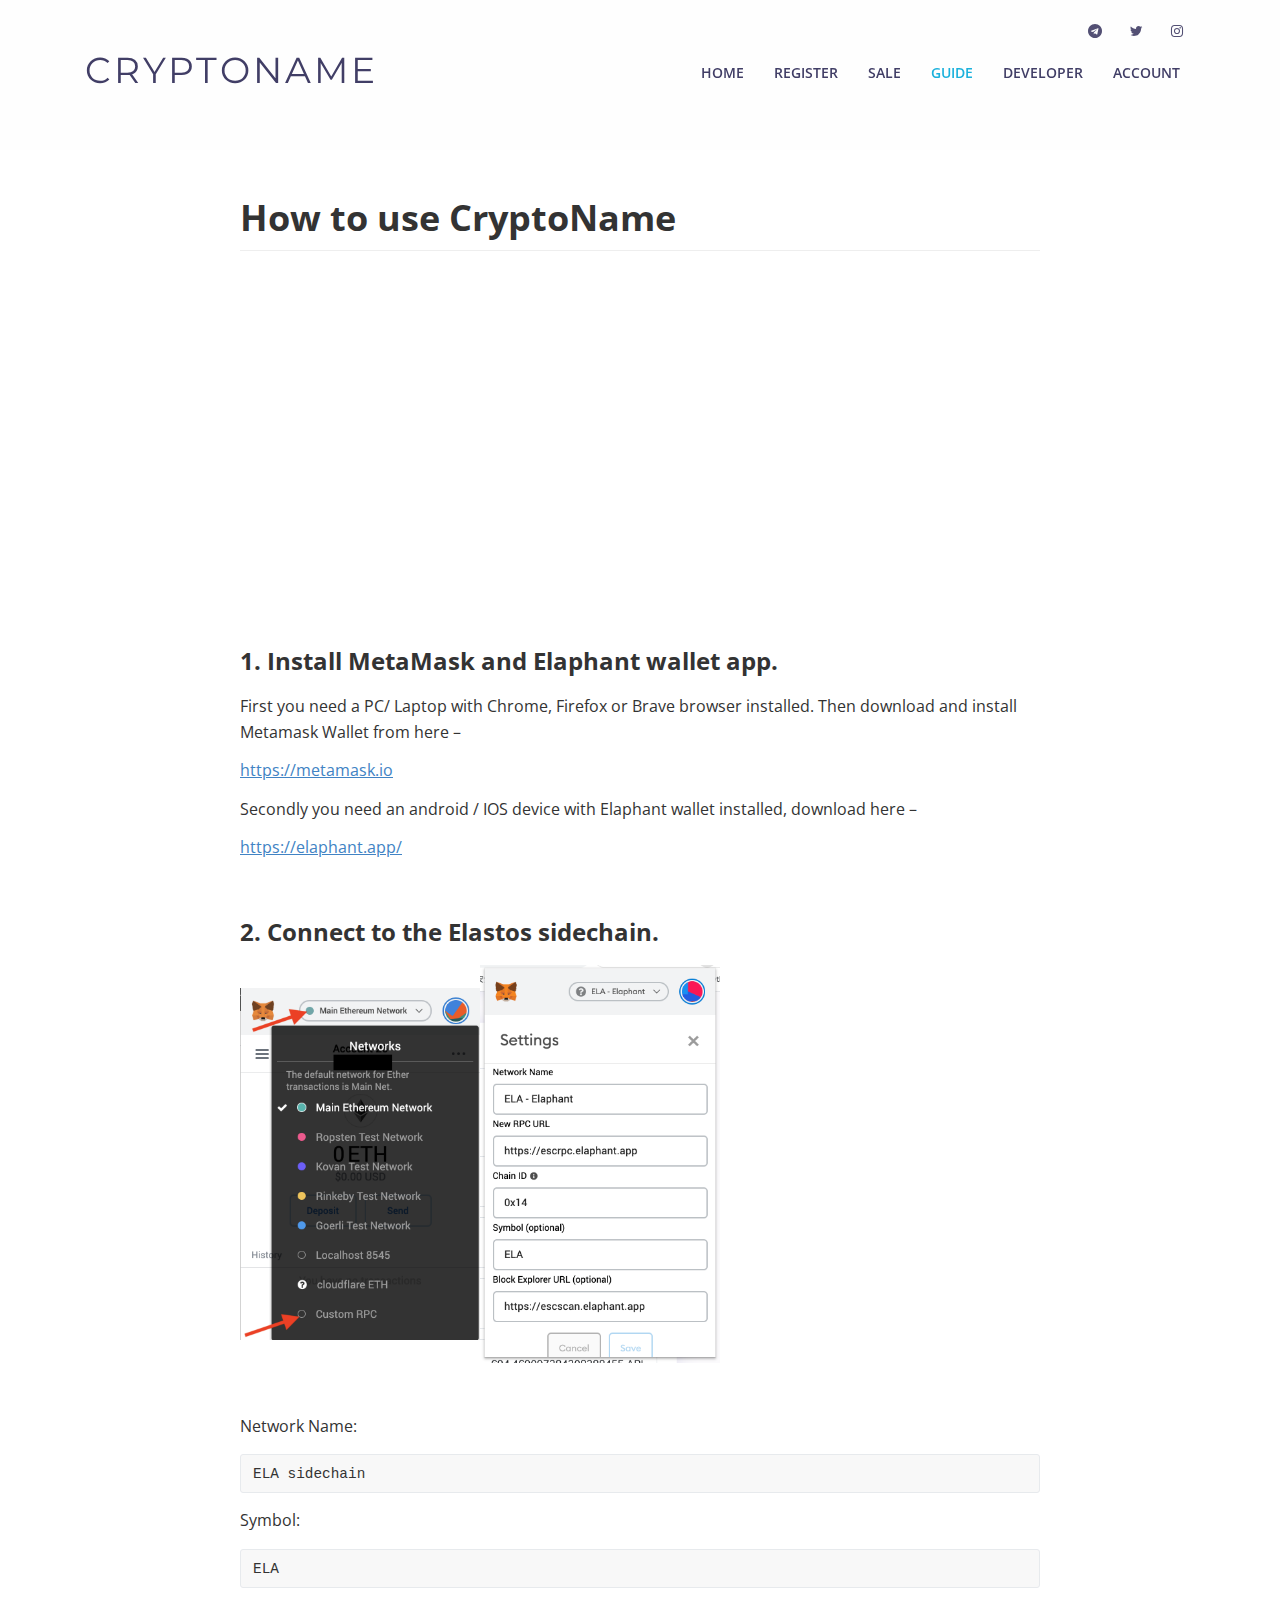
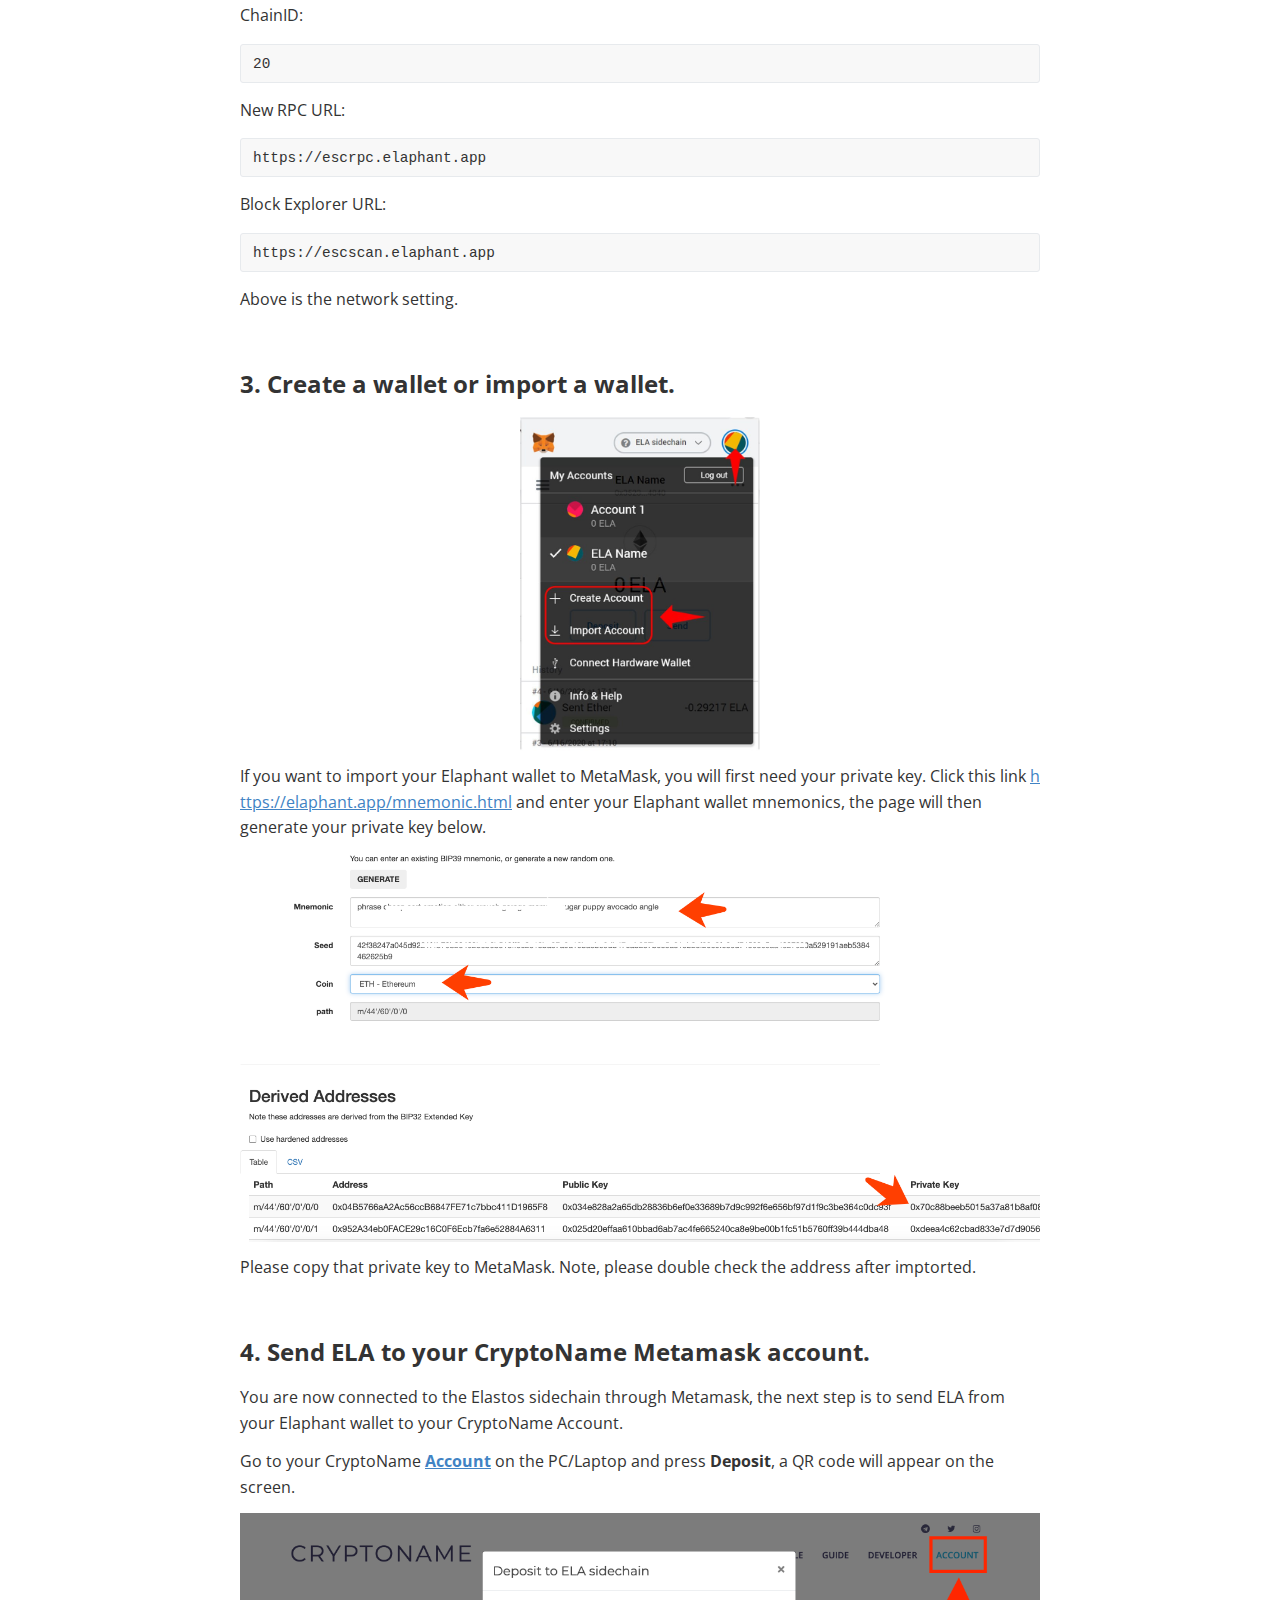
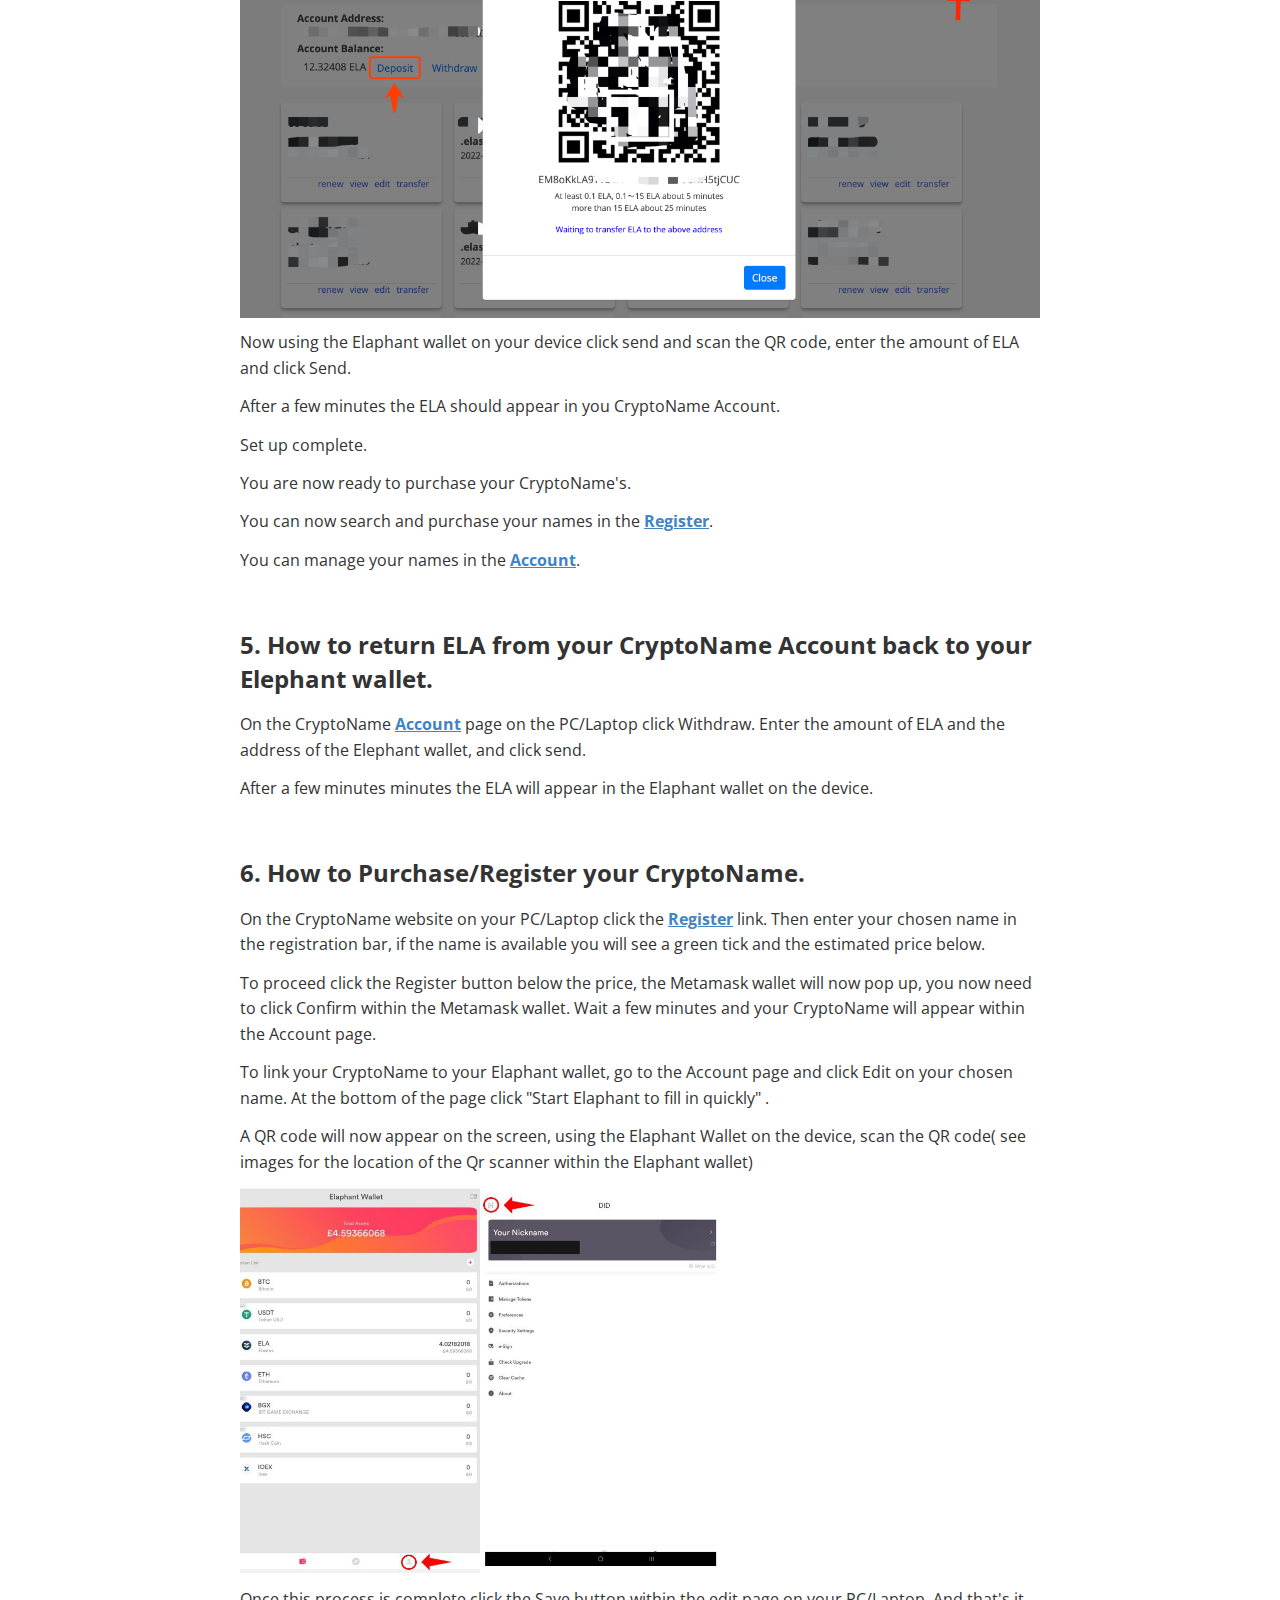
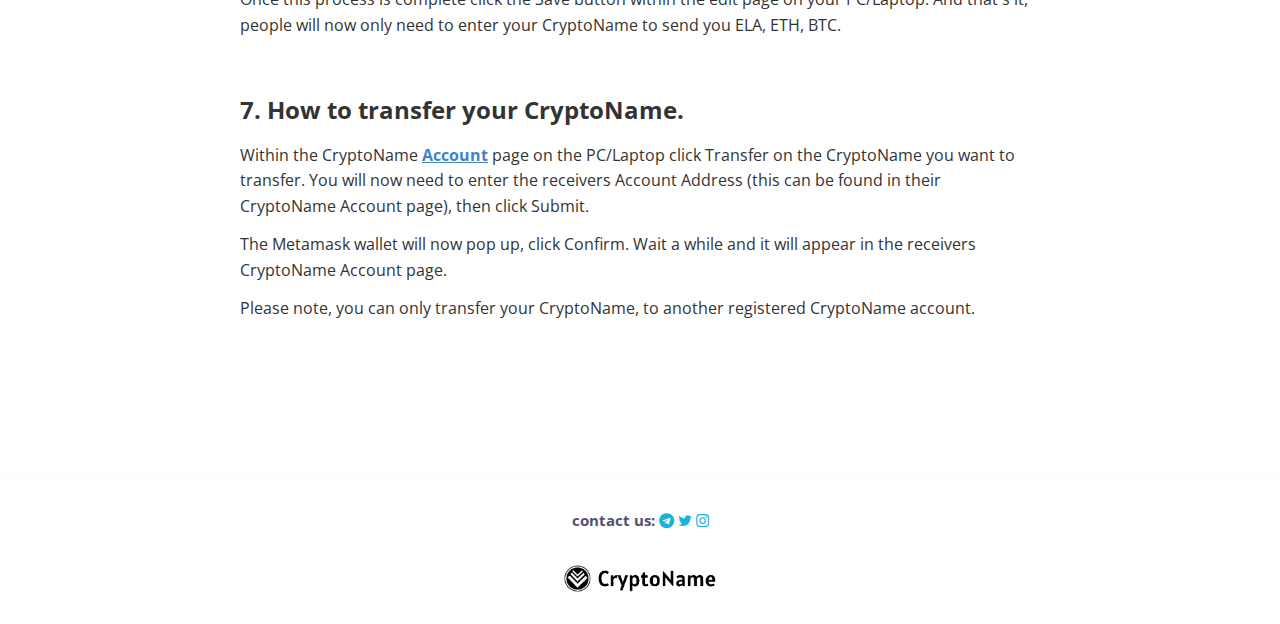
<file: guide.html>
<!DOCTYPE html>
<html lang="en">

<head>
    <meta charset="utf-8">
    <title>CryptoName</title>
    <meta content="width=device-width, initial-scale=1.0" name="viewport">
    <meta content="" name="keywords">
    <meta content="" name="description">

    <!-- Favicons -->
    <link href="img/favicon.png" rel="icon">
    <link href="img/apple-touch-icon.png" rel="apple-touch-icon">

    <!-- Google Fonts -->
    <link href="https://fonts.googleapis.com/css?family=Open+Sans:300,300i,400,400i,500,600,700,700i|Montserrat:300,400,500,600,700" rel="stylesheet">

    <!-- Bootstrap CSS File -->
    <link href="lib/bootstrap/css/bootstrap.min.css" rel="stylesheet">

    <!-- Libraries CSS Files -->
    <link href="lib/font-awesome/css/font-awesome.min.css" rel="stylesheet">
    <link href="lib/animate/animate.min.css" rel="stylesheet">
    <link href="lib/ionicons/css/ionicons.min.css" rel="stylesheet">
    <link href="lib/owlcarousel/assets/owl.carousel.min.css" rel="stylesheet">
    <link href="lib/lightbox/css/lightbox.min.css" rel="stylesheet">

    <!-- Main Stylesheet File -->
    <link href="css/style.css" rel="stylesheet">
    <script src="./js/vue.min.js"></script>
    <style>
        [v-cloak] {
            display: none;
        }
        
        body {
            background-color: #FEFEFE;
            text-align: center;
        }
        
        .shuoming {
            width: 375px;
            margin: 0 auto;
        }
        
        .shuoming .title {
            font-size: 26px;
            font-weight: bold;
            color: #656565;
            margin-bottom: 10px;
        }
        
        .shuoming .kuang {
            border: 1px solid #E5E5E5;
            margin-bottom: 10px;
            border-radius: 10px;
        }
        
        .shuoming .kuang img {
            width: 32px;
            margin-top: -4px;
        }
        
        .shuoming .kuang input {
            border: 0;
            width: 200px;
            height: 40px;
        }
        
        .shuoming .kuang .line {
            display: inline-block;
            margin-right: 5px;
            color: #ffffff;
        }
        
        .shuoming .price {
            font-size: 18px;
            font-weight: bold;
        }
        
        .shuoming .priceNum {
            display: inline-block;
            margin-right: 3px;
            font-size: 16px;
            color: #ff0000;
        }
        
        .shuoming .beizhu {
            font-size: 16px;
            color: #FAFAFA;
        }
        
        .buyit {
            margin: 0 auto;
            margin-top: 30px;
            margin-bottom: 30px;
            cursor: pointer;
            width: 120px;
            line-height: 40px;
            height: 40px;
            border-radius: 4px;
            background-color: #3475E0;
            color: #ffffff;
        }
        
        .huise {
            background-color: #dddddd;
            color: #000000;
        }
        
        .dialog {
            position: absolute;
            width: 100%;
            height: 100%;
            left: 0px;
            top: 0px;
            z-index: 999;
        }
        
        .arrow_mask {
            position: fixed;
            top: 0;
            left: 0;
            bottom: 0;
            right: 0;
            z-index: 998;
            display: block;
            background: black;
            opacity: 0.3;
            box-shadow: 0px 4px 10px rgba(95, 111, 237, 0.2);
        }
        
        .kuang2 {
            padding: 20px 0px;
            position: absolute;
            width: 375px;
            left: 50%;
            top: 50%;
            margin-left: -185px;
            margin-top: -200px;
            background: #FFFFFF;
            box-shadow: 0px 2px 10px rgba(106, 147, 205, 0.1);
            border-radius: 5px;
            z-index: 999;
        }
        
        .close {
            position: relative;
            height: 15px;
            cursor: pointer;
        }
        
        .close img {
            position: absolute;
            width: 22px;
            height: 22px;
            right: 0px;
            top: 0px;
            padding: 5px;
        }
        
        .dialog .kuang2 .shuoming {
            text-align: center;
        }
        
        .dialog .kuang2 .shuoming .first {
            font-size: 18px;
            font-weight: bold;
            color: #000000;
        }
        
        .dialog .kuang2 .shuoming .second {
            margin-top: 5px;
            display: flex;
            font-size: 15px;
            color: #000000;
            font-weight: bold;
        }
        
        .dialog .kuang2 .shuoming .second .left {
            display: inline-block;
            width: 62%;
            text-align: right;
            font-size: 16px;
            color: #dddddd;
        }
        
        .dialog .kuang2 .shuoming .three {
            margin-top: 30px;
            font-size: 18px;
            color: #000000;
        }
        
        .dialog .kuang2 .shuoming .three span {
            margin-top: 30px;
            font-size: 18px;
            color: #ff0000;
        }
        
        .dialog .kuang2 .pay {
            text-align: center;
            margin: 0 auto;
            margin-top: 30px;
            margin-bottom: 5px;
            cursor: pointer;
            width: 90px;
            line-height: 35px;
            height: 35px;
            border-radius: 4px;
            background-color: #F5841F;
            color: #ffffff;
        }
    </style>

</head>

<body>
    <header id="header">

        <div id="topbar">
            <div class="container">
                <div class="social-links">
                    <a href="https://t.me/CryptoName1" class="Telegram"><i class="fa fa-telegram"></i></a>
                    <a href="https://twitter.com/CryptoNameOrg" class="twitter"><i class="fa fa-twitter"></i></a>
                    <a href="https://www.instagram.com/cryptoname_/?hl=en" class="instagram"><i class="fa fa-instagram"></i></a>
                </div>
            </div>
        </div>

        <div class="container">

            <div class="logo float-left">
                <!-- Uncomment below if you prefer to use an image logo -->
                <h1 class="text-light"><a href="#intro" class="scrollto"><span>CryptoName</span></a></h1>
                <!-- <a href="#header" class="scrollto"><img src="img/logo.png" alt="" class="img-fluid"></a> -->
            </div>

            <nav class="main-nav float-right d-none d-lg-block">
                <ul>
                    <li><a href="./index.html">Home</a></li>
                    <li><a href="./register.html">Register</a></li>
                    <li><a href="https://onsale.elastosmall.com">Sale</a></li>
                    <!--li><a href="./auction.html">Auction</a></li-->
                    <li class="active"><a href="./guide.html">Guide</a></li>
                    <li><a href="./developer.html">Developer</a></li>
                    <li><a href="./account.html">Account</a></li>
                </ul>
            </nav>
            <!-- .main-nav -->

        </div>
    </header>
    <!-- #header -->
    <div style="height:150px" class="scrollto"></div>

    <iframe src="MetaMaskGuide.html" frameborder="0" scrolling="no" style="width:100%" id="external-frame" onload="setIframeHeight(this)"></iframe>


    <footer id="footer" class="section-bg">

        <div class="container">

            <div class="copyright">
                <b>contact us:</b>
                <a href="https://t.me/CryptoName1" class="Telegram"><i class="fa fa-telegram"></i></a>
                <a href="https://twitter.com/CryptoNameOrg" class="twitter"><i class="fa fa-twitter"></i></a>
                <a href="https://www.instagram.com/cryptoname_/?hl=en" class="instagram"><i class="fa fa-instagram"></i></a>
                
            </div>
            <div class="copyright">
                <div style="color:#7B7B7B">
                    <a href="https://cryptoname.org"><img src="img/logo.png" style="height:32px"></a>
                </div>
            </div>
        </div>
    </footer>
    

    <a href="#" class="back-to-top"><i class="fa fa-chevron-up"></i></a>

    <!-- Uncomment below i you want to use a preloader -->
    <!-- <div id="preloader"></div> -->

    <!-- JavaScript Libraries -->
    <script src="lib/jquery/jquery.min.js"></script>
    <script src="lib/jquery/jquery-migrate.min.js"></script>
    <script src="lib/bootstrap/js/bootstrap.bundle.min.js"></script>
    <script src="lib/easing/easing.min.js"></script>
    <script src="lib/mobile-nav/mobile-nav.js"></script>
    <script src="lib/wow/wow.min.js"></script>
    <script src="lib/waypoints/waypoints.min.js"></script>
    <script src="lib/counterup/counterup.min.js"></script>
    <script src="lib/owlcarousel/owl.carousel.min.js"></script>
    <script src="lib/isotope/isotope.pkgd.min.js"></script>
    <script src="lib/lightbox/js/lightbox.min.js"></script>
    <!-- Contact Form JavaScript File -->
    <script src="contactform/contactform.js"></script>

    <!-- Template Main Javascript File -->
    <script src="js/main.js"></script>
</body>
<script>
    function setIframeHeight(iframe) {
      if (iframe) {
        var iframeWin = iframe.contentWindow || iframe.contentDocument.parentWindow;
        if (iframeWin.document.body) {
          iframe.height = iframeWin.document.documentElement.scrollHeight || iframeWin.document.body.scrollHeight;
        }
      }
    };

    window.onload = function () {
      setIframeHeight(document.getElementById('external-frame'));
    };

    var app = new Vue({
        el: '#app',
        data: {

        },
        methods: {

        },
        created() {

        }
    });
</script>

</html>
</file>
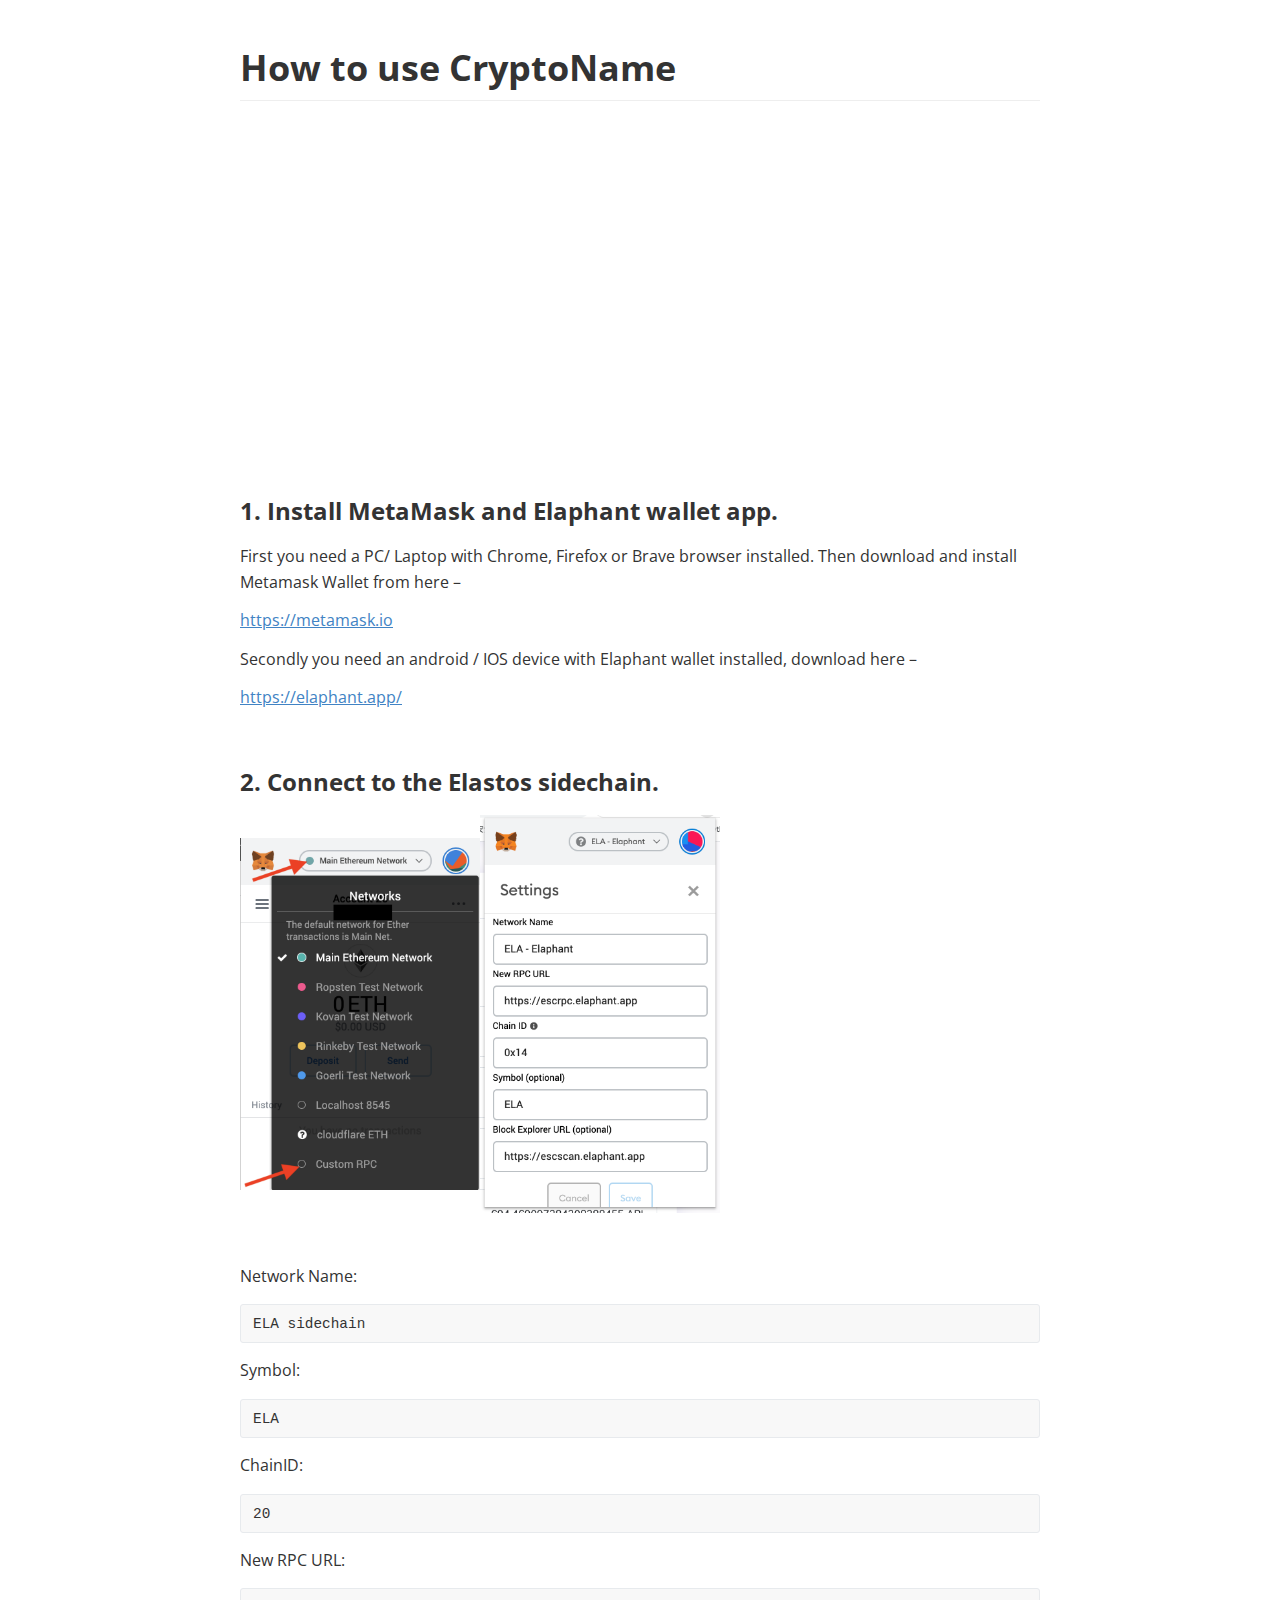
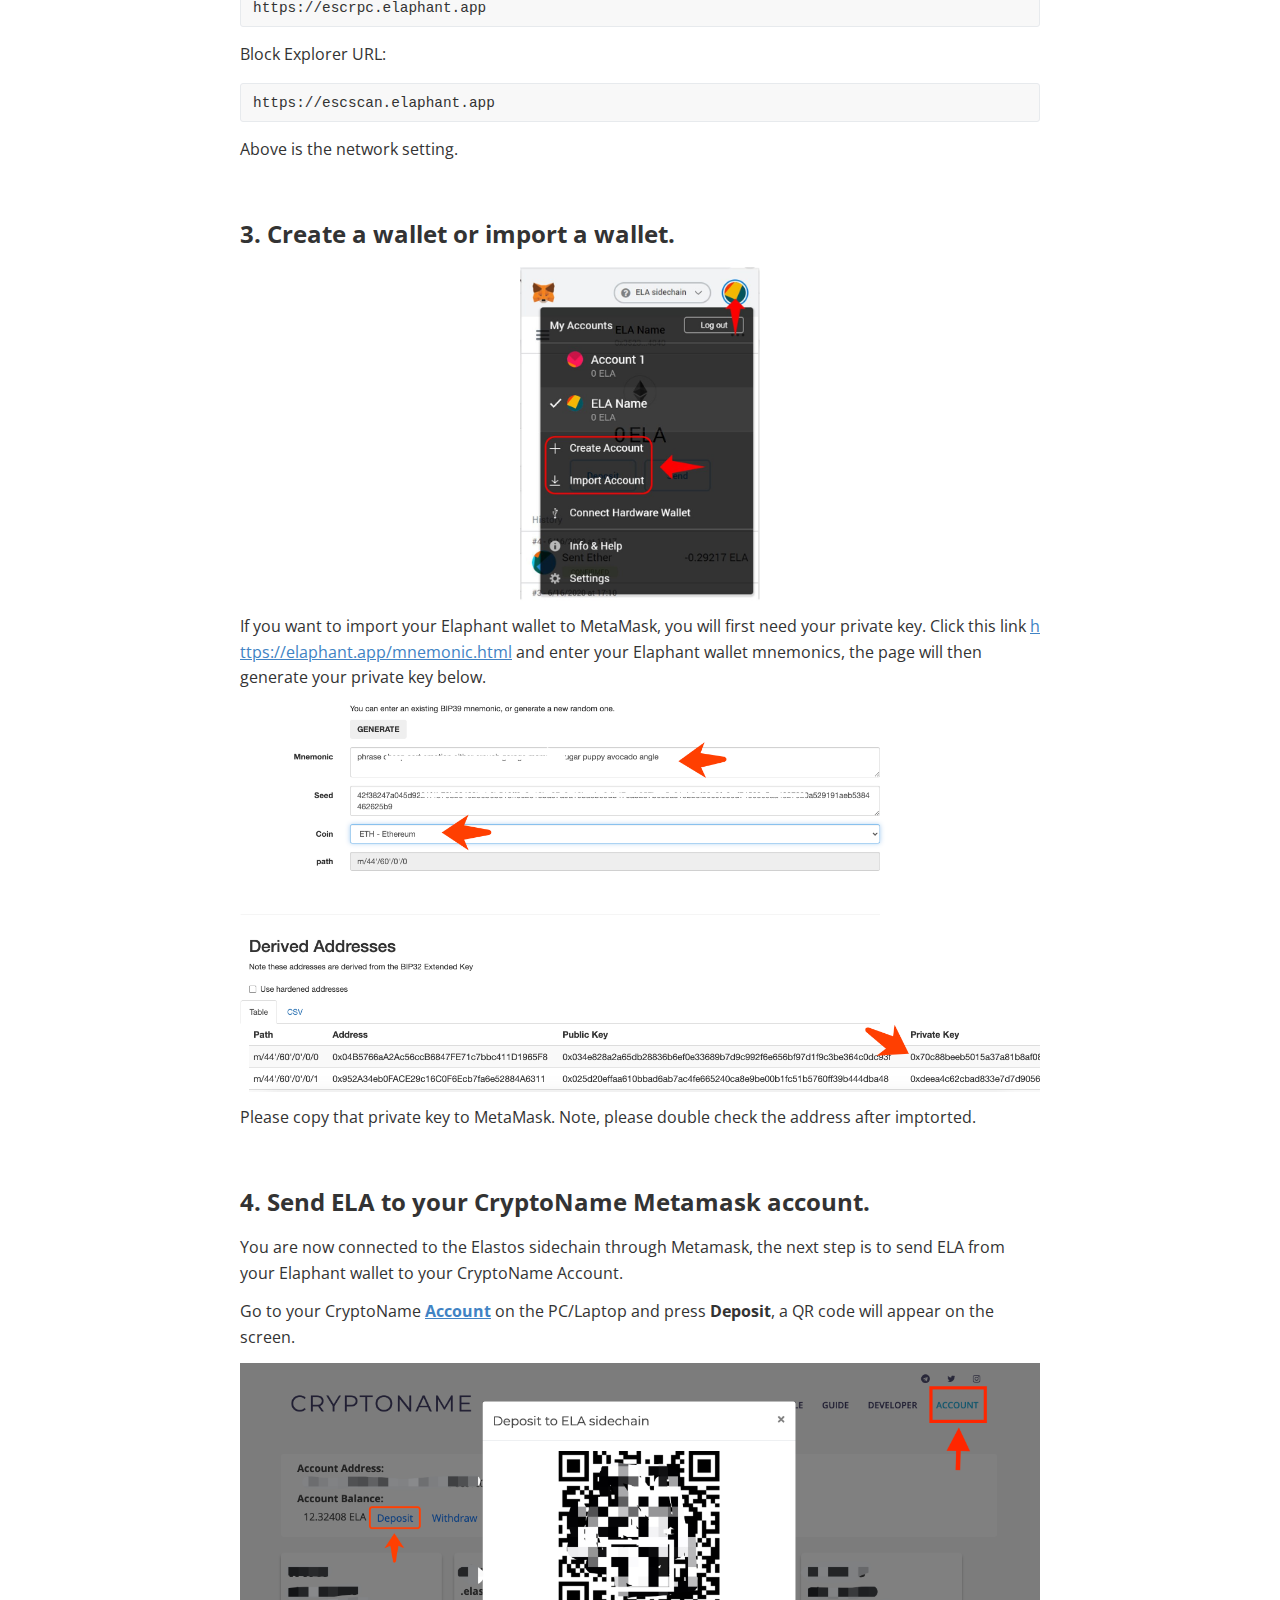
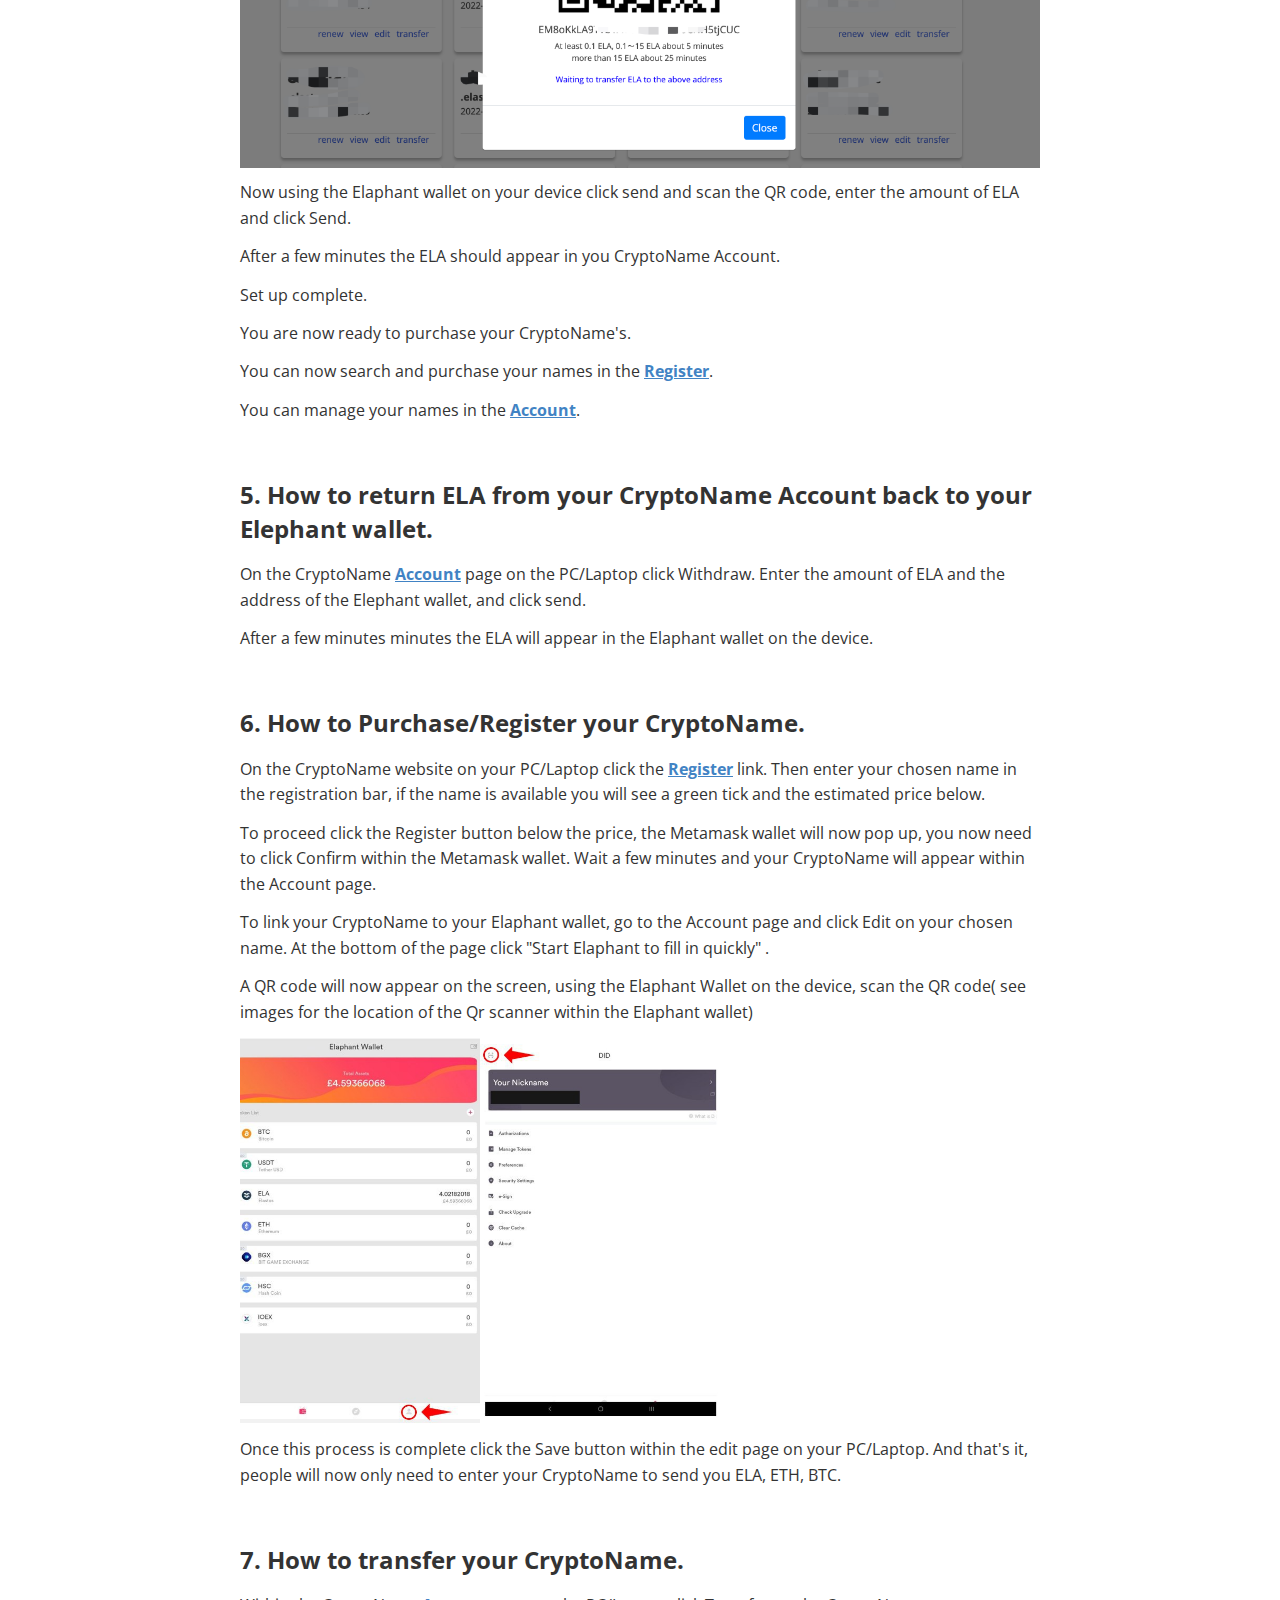
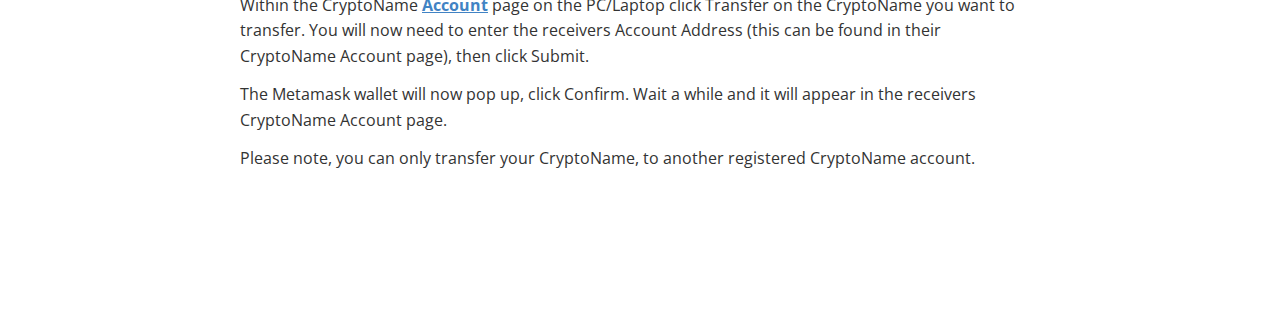
<file: MetaMaskGuide.html>
<!doctype html>
<html>
<head>
<meta charset='UTF-8'><meta name='viewport' content='width=device-width initial-scale=1'>
<title>MetaMaskGuide</title><link href='https://fonts.loli.net/css?family=Open+Sans:400italic,700italic,700,400&subset=latin,latin-ext' rel='stylesheet' type='text/css' /><style type='text/css'>html {overflow-x: initial !important;}:root { --bg-color: #ffffff; --text-color: #333333; --select-text-bg-color: #B5D6FC; --select-text-font-color: auto; --monospace: "Lucida Console",Consolas,"Courier",monospace; }
html { font-size: 14px; background-color: var(--bg-color); color: var(--text-color); font-family: "Helvetica Neue", Helvetica, Arial, sans-serif; -webkit-font-smoothing: antialiased; }
body { margin: 0px; padding: 0px; height: auto; bottom: 0px; top: 0px; left: 0px; right: 0px; font-size: 1rem; line-height: 1.42857143; overflow-x: hidden; background-image: inherit; background-size: inherit; background-attachment: inherit; background-origin: inherit; background-clip: inherit; background-color: inherit; tab-size: 4; background-position: inherit inherit; background-repeat: inherit inherit; }
iframe { margin: auto; }
a.url { word-break: break-all; }
a:active, a:hover { outline: 0px; }
.in-text-selection, ::selection { text-shadow: none; background: var(--select-text-bg-color); color: var(--select-text-font-color); }
#write { margin: 0px auto; height: auto; width: inherit; word-break: normal; word-wrap: break-word; position: relative; white-space: normal; overflow-x: visible; padding-top: 40px; }
#write.first-line-indent p { text-indent: 2em; }
#write.first-line-indent li p, #write.first-line-indent p * { text-indent: 0px; }
#write.first-line-indent li { margin-left: 2em; }
.for-image #write { padding-left: 8px; padding-right: 8px; }
body.typora-export { padding-left: 30px; padding-right: 30px; }
.typora-export .footnote-line, .typora-export li, .typora-export p { white-space: pre-wrap; }
@media screen and (max-width: 500px) { 
  body.typora-export { padding-left: 0px; padding-right: 0px; }
  #write { padding-left: 20px; padding-right: 20px; }
  .CodeMirror-sizer { margin-left: 0px !important; }
  .CodeMirror-gutters { display: none !important; }
}
#write li > figure:last-child { margin-bottom: 0.5rem; }
#write ol, #write ul { position: relative; }
img { max-width: 100%; vertical-align: middle; image-orientation: from-image; }
button, input, select, textarea { color: inherit; font-family: inherit; font-size: inherit; font-style: inherit; font-variant-caps: inherit; font-weight: inherit; font-stretch: inherit; line-height: inherit; }
input[type="checkbox"], input[type="radio"] { line-height: normal; padding: 0px; }
*, ::after, ::before { box-sizing: border-box; }
#write h1, #write h2, #write h3, #write h4, #write h5, #write h6, #write p, #write pre { width: inherit; }
#write h1, #write h2, #write h3, #write h4, #write h5, #write h6, #write p { position: relative; }
p { line-height: inherit; }
h1, h2, h3, h4, h5, h6 { break-after: avoid-page; break-inside: avoid; orphans: 4; }
p { orphans: 4; }
h1 { font-size: 2rem; }
h2 { font-size: 1.8rem; }
h3 { font-size: 1.6rem; }
h4 { font-size: 1.4rem; }
h5 { font-size: 1.2rem; }
h6 { font-size: 1rem; }
.md-math-block, .md-rawblock, h1, h2, h3, h4, h5, h6, p { margin-top: 1rem; margin-bottom: 1rem; }
.hidden { display: none; }
.md-blockmeta { color: rgb(204, 204, 204); font-weight: 700; font-style: italic; }
a { cursor: pointer; }
sup.md-footnote { padding: 2px 4px; background-color: rgba(238, 238, 238, 0.7); color: rgb(85, 85, 85); border-top-left-radius: 4px; border-top-right-radius: 4px; border-bottom-right-radius: 4px; border-bottom-left-radius: 4px; cursor: pointer; }
sup.md-footnote a, sup.md-footnote a:hover { color: inherit; text-transform: inherit; text-decoration: inherit; }
#write input[type="checkbox"] { cursor: pointer; width: inherit; height: inherit; }
figure { overflow-x: auto; margin: 1.2em 0px; max-width: calc(100% + 16px); padding: 0px; }
figure > table { margin: 0px; }
tr { break-inside: avoid; break-after: auto; }
thead { display: table-header-group; }
table { border-collapse: collapse; border-spacing: 0px; width: 100%; overflow: auto; break-inside: auto; text-align: left; }
table.md-table td { min-width: 32px; }
.CodeMirror-gutters { border-right-width: 0px; background-color: inherit; }
.CodeMirror-linenumber { }
.CodeMirror { text-align: left; }
.CodeMirror-placeholder { opacity: 0.3; }
.CodeMirror pre { padding: 0px 4px; }
.CodeMirror-lines { padding: 0px; }
div.hr:focus { cursor: none; }
#write pre { white-space: pre-wrap; }
#write.fences-no-line-wrapping pre { white-space: pre; }
#write pre.ty-contain-cm { white-space: normal; }
.CodeMirror-gutters { margin-right: 4px; }
.md-fences { font-size: 0.9rem; display: block; break-inside: avoid; text-align: left; overflow: visible; white-space: pre; background-image: inherit; background-size: inherit; background-attachment: inherit; background-origin: inherit; background-clip: inherit; background-color: inherit; position: relative !important; background-position: inherit inherit; background-repeat: inherit inherit; }
.md-diagram-panel { width: 100%; margin-top: 10px; text-align: center; padding-top: 0px; padding-bottom: 8px; overflow-x: auto; }
#write .md-fences.mock-cm { white-space: pre-wrap; }
.md-fences.md-fences-with-lineno { padding-left: 0px; }
#write.fences-no-line-wrapping .md-fences.mock-cm { white-space: pre; overflow-x: auto; }
.md-fences.mock-cm.md-fences-with-lineno { padding-left: 8px; }
.CodeMirror-line, twitterwidget { break-inside: avoid; }
.footnotes { opacity: 0.8; font-size: 0.9rem; margin-top: 1em; margin-bottom: 1em; }
.footnotes + .footnotes { margin-top: 0px; }
.md-reset { margin: 0px; padding: 0px; border: 0px; outline: 0px; vertical-align: top; text-decoration: none; text-shadow: none; float: none; position: static; width: auto; height: auto; white-space: nowrap; cursor: inherit; line-height: normal; font-weight: 400; text-align: left; box-sizing: content-box; direction: ltr; background-position: 0px 0px; background-repeat: initial initial; }
li div { padding-top: 0px; }
blockquote { margin: 1rem 0px; }
li .mathjax-block, li p { margin: 0.5rem 0px; }
li { margin: 0px; position: relative; }
blockquote > :last-child { margin-bottom: 0px; }
blockquote > :first-child, li > :first-child { margin-top: 0px; }
.footnotes-area { color: rgb(136, 136, 136); margin-top: 0.714rem; padding-bottom: 0.143rem; white-space: normal; }
#write .footnote-line { white-space: pre-wrap; }
@media print { 
  body, html { border: 1px solid transparent; height: 99%; break-after: avoid; break-before: avoid; font-variant-ligatures: no-common-ligatures; }
  #write { margin-top: 0px; padding-top: 0px; border-color: transparent !important; }
  .typora-export * { -webkit-print-color-adjust: exact; }
  html.blink-to-pdf { font-size: 13px; }
  .typora-export #write { padding-left: 32px; padding-right: 32px; padding-bottom: 0px; break-after: avoid; }
  .typora-export #write::after { height: 0px; }
  .is-mac table { break-inside: avoid; }
}
.footnote-line { margin-top: 0.714em; font-size: 0.7em; }
a img, img a { cursor: pointer; }
pre.md-meta-block { font-size: 0.8rem; min-height: 0.8rem; white-space: pre-wrap; background-color: rgb(204, 204, 204); display: block; overflow-x: hidden; background-position: initial initial; background-repeat: initial initial; }
p > .md-image:only-child:not(.md-img-error) img, p > img:only-child { display: block; margin: auto; }
#write.first-line-indent p > .md-image:only-child:not(.md-img-error) img { left: -2em; position: relative; }
p > .md-image:only-child { display: inline-block; width: 100%; }
#write .MathJax_Display { margin: 0.8em 0px 0px; }
.md-math-block { width: 100%; }
.md-math-block:not(:empty)::after { display: none; }
[contenteditable="true"]:active, [contenteditable="true"]:focus, [contenteditable="false"]:active, [contenteditable="false"]:focus { outline: 0px; box-shadow: none; }
.md-task-list-item { position: relative; list-style-type: none; }
.task-list-item.md-task-list-item { padding-left: 0px; }
.md-task-list-item > input { position: absolute; top: 0px; left: 0px; margin-left: -1.2em; margin-top: calc(1em - 10px); border: none; }
.math { font-size: 1rem; }
.md-toc { min-height: 3.58rem; position: relative; font-size: 0.9rem; border-top-left-radius: 10px; border-top-right-radius: 10px; border-bottom-right-radius: 10px; border-bottom-left-radius: 10px; }
.md-toc-content { position: relative; margin-left: 0px; }
.md-toc-content::after, .md-toc::after { display: none; }
.md-toc-item { display: block; color: rgb(65, 131, 196); }
.md-toc-item a { text-decoration: none; }
.md-toc-inner:hover { text-decoration: underline; }
.md-toc-inner { display: inline-block; cursor: pointer; }
.md-toc-h1 .md-toc-inner { margin-left: 0px; font-weight: 700; }
.md-toc-h2 .md-toc-inner { margin-left: 2em; }
.md-toc-h3 .md-toc-inner { margin-left: 4em; }
.md-toc-h4 .md-toc-inner { margin-left: 6em; }
.md-toc-h5 .md-toc-inner { margin-left: 8em; }
.md-toc-h6 .md-toc-inner { margin-left: 10em; }
@media screen and (max-width: 48em) { 
  .md-toc-h3 .md-toc-inner { margin-left: 3.5em; }
  .md-toc-h4 .md-toc-inner { margin-left: 5em; }
  .md-toc-h5 .md-toc-inner { margin-left: 6.5em; }
  .md-toc-h6 .md-toc-inner { margin-left: 8em; }
}
a.md-toc-inner { font-size: inherit; font-style: inherit; font-weight: inherit; line-height: inherit; }
.footnote-line a:not(.reversefootnote) { color: inherit; }
.md-attr { display: none; }
.md-fn-count::after { content: "."; }
code, pre, samp, tt { font-family: var(--monospace); }
kbd { margin: 0px 0.1em; padding: 0.1em 0.6em; font-size: 0.8em; color: rgb(36, 39, 41); background-color: rgb(255, 255, 255); border: 1px solid rgb(173, 179, 185); border-top-left-radius: 3px; border-top-right-radius: 3px; border-bottom-right-radius: 3px; border-bottom-left-radius: 3px; box-shadow: rgba(12, 13, 14, 0.2) 0px 1px 0px, rgb(255, 255, 255) 0px 0px 0px 2px inset; white-space: nowrap; vertical-align: middle; background-position: initial initial; background-repeat: initial initial; }
.md-comment { color: rgb(162, 127, 3); opacity: 0.8; font-family: var(--monospace); }
code { text-align: left; }
a.md-print-anchor { white-space: pre !important; border: none !important; display: inline-block !important; position: absolute !important; width: 1px !important; right: 0px !important; outline: 0px !important; text-shadow: initial !important; background-position: 0px 0px !important; background-repeat: initial initial !important; }
.md-inline-math .MathJax_SVG .noError { display: none !important; }
.html-for-mac .inline-math-svg .MathJax_SVG { vertical-align: 0.2px; }
.md-math-block .MathJax_SVG_Display { text-align: center; margin: 0px; position: relative; text-indent: 0px; max-width: none; max-height: none; min-height: 0px; min-width: 100%; width: auto; overflow-y: hidden; display: block !important; }
.MathJax_SVG_Display, .md-inline-math .MathJax_SVG_Display { width: auto; margin: inherit; display: inline-block !important; }
.MathJax_SVG .MJX-monospace { font-family: var(--monospace); }
.MathJax_SVG .MJX-sans-serif { font-family: sans-serif; }
.MathJax_SVG { display: inline; font-style: normal; font-weight: 400; line-height: normal; zoom: 90%; text-indent: 0px; text-align: left; text-transform: none; letter-spacing: normal; word-spacing: normal; word-wrap: normal; white-space: nowrap; float: none; direction: ltr; max-width: none; max-height: none; min-width: 0px; min-height: 0px; border: 0px; padding: 0px; margin: 0px; }
.MathJax_SVG * { transition: none; }
.MathJax_SVG_Display svg { vertical-align: middle !important; margin-bottom: 0px !important; margin-top: 0px !important; }
.os-windows.monocolor-emoji .md-emoji { font-family: "Segoe UI Symbol", sans-serif; }
.md-diagram-panel > svg { max-width: 100%; }
[lang="flow"] svg, [lang="mermaid"] svg { max-width: 100%; height: auto; }
[lang="mermaid"] .node text { font-size: 1rem; }
table tr th { border-bottom-width: 0px; }
video { max-width: 100%; display: block; margin: 0px auto; }
iframe { max-width: 100%; width: 100%; border: none; }
.highlight td, .highlight tr { border: 0px; }
svg[id^="mermaidChart"] { line-height: 1em; }
mark { background-color: rgb(255, 255, 0); color: rgb(0, 0, 0); background-position: initial initial; background-repeat: initial initial; }
.md-html-inline .md-plain, .md-html-inline strong, mark .md-inline-math, mark strong { color: inherit; }
mark .md-meta { color: rgb(0, 0, 0); opacity: 0.3 !important; }


.CodeMirror { height: auto; }
.CodeMirror.cm-s-inner { background-image: inherit; background-size: inherit; background-attachment: inherit; background-origin: inherit; background-clip: inherit; background-color: inherit; background-position: inherit inherit; background-repeat: inherit inherit; }
.CodeMirror-scroll { overflow: auto hidden; z-index: 3; }
.CodeMirror-gutter-filler, .CodeMirror-scrollbar-filler { background-color: rgb(255, 255, 255); }
.CodeMirror-gutters { border-right-width: 1px; border-right-style: solid; border-right-color: rgb(221, 221, 221); background-image: inherit; background-size: inherit; background-attachment: inherit; background-origin: inherit; background-clip: inherit; background-color: inherit; white-space: nowrap; background-position: inherit inherit; background-repeat: inherit inherit; }
.CodeMirror-linenumber { padding: 0px 3px 0px 5px; text-align: right; color: rgb(153, 153, 153); }
.cm-s-inner .cm-keyword { color: rgb(119, 0, 136); }
.cm-s-inner .cm-atom, .cm-s-inner.cm-atom { color: rgb(34, 17, 153); }
.cm-s-inner .cm-number { color: rgb(17, 102, 68); }
.cm-s-inner .cm-def { color: rgb(0, 0, 255); }
.cm-s-inner .cm-variable { color: rgb(0, 0, 0); }
.cm-s-inner .cm-variable-2 { color: rgb(0, 85, 170); }
.cm-s-inner .cm-variable-3 { color: rgb(0, 136, 85); }
.cm-s-inner .cm-string { color: rgb(170, 17, 17); }
.cm-s-inner .cm-property { color: rgb(0, 0, 0); }
.cm-s-inner .cm-operator { color: rgb(152, 26, 26); }
.cm-s-inner .cm-comment, .cm-s-inner.cm-comment { color: rgb(170, 85, 0); }
.cm-s-inner .cm-string-2 { color: rgb(255, 85, 0); }
.cm-s-inner .cm-meta { color: rgb(85, 85, 85); }
.cm-s-inner .cm-qualifier { color: rgb(85, 85, 85); }
.cm-s-inner .cm-builtin { color: rgb(51, 0, 170); }
.cm-s-inner .cm-bracket { color: rgb(153, 153, 119); }
.cm-s-inner .cm-tag { color: rgb(17, 119, 0); }
.cm-s-inner .cm-attribute { color: rgb(0, 0, 204); }
.cm-s-inner .cm-header, .cm-s-inner.cm-header { color: rgb(0, 0, 255); }
.cm-s-inner .cm-quote, .cm-s-inner.cm-quote { color: rgb(0, 153, 0); }
.cm-s-inner .cm-hr, .cm-s-inner.cm-hr { color: rgb(153, 153, 153); }
.cm-s-inner .cm-link, .cm-s-inner.cm-link { color: rgb(0, 0, 204); }
.cm-negative { color: rgb(221, 68, 68); }
.cm-positive { color: rgb(34, 153, 34); }
.cm-header, .cm-strong { font-weight: 700; }
.cm-del { text-decoration: line-through; }
.cm-em { font-style: italic; }
.cm-link { text-decoration: underline; }
.cm-error { color: red; }
.cm-invalidchar { color: red; }
.cm-constant { color: rgb(38, 139, 210); }
.cm-defined { color: rgb(181, 137, 0); }
div.CodeMirror span.CodeMirror-matchingbracket { color: rgb(0, 255, 0); }
div.CodeMirror span.CodeMirror-nonmatchingbracket { color: rgb(255, 34, 34); }
.cm-s-inner .CodeMirror-activeline-background { background-image: inherit; background-size: inherit; background-attachment: inherit; background-origin: inherit; background-clip: inherit; background-color: inherit; background-position: inherit inherit; background-repeat: inherit inherit; }
.CodeMirror { position: relative; overflow: hidden; }
.CodeMirror-scroll { height: 100%; outline: 0px; position: relative; box-sizing: content-box; background-image: inherit; background-size: inherit; background-attachment: inherit; background-origin: inherit; background-clip: inherit; background-color: inherit; background-position: inherit inherit; background-repeat: inherit inherit; }
.CodeMirror-sizer { position: relative; }
.CodeMirror-gutter-filler, .CodeMirror-hscrollbar, .CodeMirror-scrollbar-filler, .CodeMirror-vscrollbar { position: absolute; z-index: 6; display: none; }
.CodeMirror-vscrollbar { right: 0px; top: 0px; overflow: hidden; }
.CodeMirror-hscrollbar { bottom: 0px; left: 0px; overflow: hidden; }
.CodeMirror-scrollbar-filler { right: 0px; bottom: 0px; }
.CodeMirror-gutter-filler { left: 0px; bottom: 0px; }
.CodeMirror-gutters { position: absolute; left: 0px; top: 0px; padding-bottom: 30px; z-index: 3; }
.CodeMirror-gutter { white-space: normal; height: 100%; box-sizing: content-box; padding-bottom: 30px; margin-bottom: -32px; display: inline-block; }
.CodeMirror-gutter-wrapper { position: absolute; z-index: 4; border: none !important; background-position: 0px 0px !important; background-repeat: initial initial !important; }
.CodeMirror-gutter-background { position: absolute; top: 0px; bottom: 0px; z-index: 4; }
.CodeMirror-gutter-elt { position: absolute; cursor: default; z-index: 4; }
.CodeMirror-lines { cursor: text; }
.CodeMirror pre { border-top-left-radius: 0px; border-top-right-radius: 0px; border-bottom-right-radius: 0px; border-bottom-left-radius: 0px; border-width: 0px; font-family: inherit; font-size: inherit; margin: 0px; white-space: pre; word-wrap: normal; color: inherit; z-index: 2; position: relative; overflow: visible; background-position: 0px 0px; background-repeat: initial initial; }
.CodeMirror-wrap pre { word-wrap: break-word; white-space: pre-wrap; word-break: normal; }
.CodeMirror-code pre { border-right-width: 30px; border-right-style: solid; border-right-color: transparent; width: fit-content; }
.CodeMirror-wrap .CodeMirror-code pre { border-right-style: none; width: auto; }
.CodeMirror-linebackground { position: absolute; left: 0px; right: 0px; top: 0px; bottom: 0px; z-index: 0; }
.CodeMirror-linewidget { position: relative; z-index: 2; overflow: auto; }
.CodeMirror-wrap .CodeMirror-scroll { overflow-x: hidden; }
.CodeMirror-measure { position: absolute; width: 100%; height: 0px; overflow: hidden; visibility: hidden; }
.CodeMirror-measure pre { position: static; }
.CodeMirror div.CodeMirror-cursor { position: absolute; visibility: hidden; border-right-style: none; width: 0px; }
.CodeMirror div.CodeMirror-cursor { visibility: hidden; }
.CodeMirror-focused div.CodeMirror-cursor { visibility: inherit; }
.cm-searching { background-color: rgba(255, 255, 0, 0.4); background-position: initial initial; background-repeat: initial initial; }
@media print { 
  .CodeMirror div.CodeMirror-cursor { visibility: hidden; }
}


:root {
    --side-bar-bg-color: #fafafa;
    --control-text-color: #777;
}

@include-when-export url(https://fonts.loli.net/css?family=Open+Sans:400italic,700italic,700,400&subset=latin,latin-ext);

/* open-sans-regular - latin-ext_latin */
  /* open-sans-italic - latin-ext_latin */
    /* open-sans-700 - latin-ext_latin */
    /* open-sans-700italic - latin-ext_latin */
  html {
    font-size: 16px;
}

body {
    font-family: "Open Sans","Clear Sans", "Helvetica Neue", Helvetica, Arial, sans-serif;
    color: rgb(51, 51, 51);
    line-height: 1.6;
}

#write {
    max-width: 860px;
  	margin: 0 auto;
  	padding: 30px;
    padding-bottom: 100px;
}

@media only screen and (min-width: 1400px) {
	#write {
		max-width: 1024px;
	}
}

@media only screen and (min-width: 1800px) {
	#write {
		max-width: 1200px;
	}
}

#write > ul:first-child,
#write > ol:first-child{
    margin-top: 30px;
}

a {
    color: #4183C4;
}
h1,
h2,
h3,
h4,
h5,
h6 {
    position: relative;
    margin-top: 1rem;
    margin-bottom: 1rem;
    font-weight: bold;
    line-height: 1.4;
    cursor: text;
}
h1:hover a.anchor,
h2:hover a.anchor,
h3:hover a.anchor,
h4:hover a.anchor,
h5:hover a.anchor,
h6:hover a.anchor {
    text-decoration: none;
}
h1 tt,
h1 code {
    font-size: inherit;
}
h2 tt,
h2 code {
    font-size: inherit;
}
h3 tt,
h3 code {
    font-size: inherit;
}
h4 tt,
h4 code {
    font-size: inherit;
}
h5 tt,
h5 code {
    font-size: inherit;
}
h6 tt,
h6 code {
    font-size: inherit;
}
h1 {
    padding-bottom: .3em;
    font-size: 2.25em;
    line-height: 1.2;
    border-bottom: 1px solid #eee;
}
h2 {
   padding-bottom: .3em;
    font-size: 1.75em;
    line-height: 1.225;
    border-bottom: 1px solid #eee;
}
h3 {
    font-size: 1.5em;
    line-height: 1.43;
}
h4 {
    font-size: 1.25em;
}
h5 {
    font-size: 1em;
}
h6 {
   font-size: 1em;
    color: #777;
}
p,
blockquote,
ul,
ol,
dl,
table{
    margin: 0.8em 0;
}
li>ol,
li>ul {
    margin: 0 0;
}
hr {
    height: 2px;
    padding: 0;
    margin: 16px 0;
    background-color: #e7e7e7;
    border: 0 none;
    overflow: hidden;
    box-sizing: content-box;
}

li p.first {
    display: inline-block;
}
ul,
ol {
    padding-left: 30px;
}
ul:first-child,
ol:first-child {
    margin-top: 0;
}
ul:last-child,
ol:last-child {
    margin-bottom: 0;
}
blockquote {
    border-left: 4px solid #dfe2e5;
    padding: 0 15px;
    color: #777777;
}
blockquote blockquote {
    padding-right: 0;
}
table {
    padding: 0;
    word-break: initial;
}
table tr {
    border-top: 1px solid #dfe2e5;
    margin: 0;
    padding: 0;
}
table tr:nth-child(2n),
thead {
    background-color: #f8f8f8;
}
table tr th {
    font-weight: bold;
    border: 1px solid #dfe2e5;
    border-bottom: 0;
    margin: 0;
    padding: 6px 13px;
}
table tr td {
    border: 1px solid #dfe2e5;
    margin: 0;
    padding: 6px 13px;
}
table tr th:first-child,
table tr td:first-child {
    margin-top: 0;
}
table tr th:last-child,
table tr td:last-child {
    margin-bottom: 0;
}

.CodeMirror-lines {
    padding-left: 4px;
}

.code-tooltip {
    box-shadow: 0 1px 1px 0 rgba(0,28,36,.3);
    border-top: 1px solid #eef2f2;
}

.md-fences,
code,
tt {
    border: 1px solid #e7eaed;
    background-color: #f8f8f8;
    border-radius: 3px;
    padding: 0;
    padding: 2px 4px 0px 4px;
    font-size: 0.9em;
}

code {
    background-color: #f3f4f4;
    padding: 0 2px 0 2px;
}

.md-fences {
    margin-bottom: 15px;
    margin-top: 15px;
    padding-top: 8px;
    padding-bottom: 6px;
}


.md-task-list-item > input {
  margin-left: -1.3em;
}

@media print {
    html {
        font-size: 13px;
    }
    table,
    pre {
        page-break-inside: avoid;
    }
    pre {
        word-wrap: break-word;
    }
}

.md-fences {
	background-color: #f8f8f8;
}
#write pre.md-meta-block {
	padding: 1rem;
    font-size: 85%;
    line-height: 1.45;
    background-color: #f7f7f7;
    border: 0;
    border-radius: 3px;
    color: #777777;
    margin-top: 0 !important;
}

.mathjax-block>.code-tooltip {
	bottom: .375rem;
}

.md-mathjax-midline {
    background: #fafafa;
}

#write>h3.md-focus:before{
	left: -1.5625rem;
	top: .375rem;
}
#write>h4.md-focus:before{
	left: -1.5625rem;
	top: .285714286rem;
}
#write>h5.md-focus:before{
	left: -1.5625rem;
	top: .285714286rem;
}
#write>h6.md-focus:before{
	left: -1.5625rem;
	top: .285714286rem;
}
.md-image>.md-meta {
    /*border: 1px solid #ddd;*/
    border-radius: 3px;
    padding: 2px 0px 0px 4px;
    font-size: 0.9em;
    color: inherit;
}

.md-tag {
    color: #a7a7a7;
    opacity: 1;
}

.md-toc { 
    margin-top:20px;
    padding-bottom:20px;
}

.sidebar-tabs {
    border-bottom: none;
}

#typora-quick-open {
    border: 1px solid #ddd;
    background-color: #f8f8f8;
}

#typora-quick-open-item {
    background-color: #FAFAFA;
    border-color: #FEFEFE #e5e5e5 #e5e5e5 #eee;
    border-style: solid;
    border-width: 1px;
}

/** focus mode */
.on-focus-mode blockquote {
    border-left-color: rgba(85, 85, 85, 0.12);
}

header, .context-menu, .megamenu-content, footer{
    font-family: "Segoe UI", "Arial", sans-serif;
}

.file-node-content:hover .file-node-icon,
.file-node-content:hover .file-node-open-state{
    visibility: visible;
}

.mac-seamless-mode #typora-sidebar {
    background-color: #fafafa;
    background-color: var(--side-bar-bg-color);
}

.md-lang {
    color: #b4654d;
}

.html-for-mac .context-menu {
    --item-hover-bg-color: #E6F0FE;
}

#md-notification .btn {
    border: 0;
}

.dropdown-menu .divider {
    border-color: #e5e5e5;
}

.ty-preferences .window-content {
    background-color: #fafafa;
}

.ty-preferences .nav-group-item.active {
    color: white;
    background: #999;
}

 .typora-export li, .typora-export p, .typora-export,  .footnote-line {white-space: normal;} 
</style>
</head>
<body class='typora-export' >
<div  id='write'  class = ''><h1><a name="how-to-use-cryptoname" class="md-header-anchor"></a><span>How to use CryptoName</span></h1><iframe width="560" height="315" src="https://www.youtube.com/embed/MmJpE7xJlBI" frameborder="0" allow="accelerometer; autoplay; encrypted-media; gyroscope; picture-in-picture" allowfullscreen=""></iframe><p>&nbsp;</p><h3><a name="1-install-metamask-and-elaphant-wallet-app" class="md-header-anchor"></a><span>1. Install MetaMask and Elaphant wallet app.</span></h3><p><span>First you need a PC/ Laptop with Chrome, Firefox or Brave browser installed. Then download and install Metamask Wallet from here –</span></p><p><a href='https://metamask.io' target='_top' class='url'>https://metamask.io</a></p><p><span>Secondly you need an android / IOS device with Elaphant wallet installed, download here –</span></p><p><a href='https://elaphant.app/' target='_top' class='url'>https://elaphant.app/</a></p><p>&nbsp;</p><h3><a name="2-connect-to-the-elastos-sidechain" class="md-header-anchor"></a><span>2. Connect to the Elastos sidechain.</span></h3><p><img src="img/s4.png" width="240"/><img src="img/s3.png" width="240"/></p><p>&nbsp;</p><p><span>Network Name: </span></p><pre spellcheck="false" class="md-fences md-end-block ty-contain-cm modeLoaded" lang=""><div class="CodeMirror cm-s-inner CodeMirror-wrap" lang=""><div style="overflow: hidden; position: relative; width: 3px; height: 0px; top: 0px; left: 8px;"><textarea autocorrect="off" autocapitalize="off" spellcheck="false" tabindex="0" style="position: absolute; bottom: -1em; padding: 0px; width: 1000px; height: 1em; outline: none;"></textarea></div><div class="CodeMirror-scrollbar-filler" cm-not-content="true"></div><div class="CodeMirror-gutter-filler" cm-not-content="true"></div><div class="CodeMirror-scroll" tabindex="-1"><div class="CodeMirror-sizer" style="margin-left: 0px; margin-bottom: 0px; border-right-width: 0px; padding-right: 0px; padding-bottom: 0px;"><div style="position: relative; top: 0px;"><div class="CodeMirror-lines" role="presentation"><div role="presentation" style="position: relative; outline: none;"><div class="CodeMirror-measure"><pre><span>xxxxxxxxxx</span></pre></div><div class="CodeMirror-measure"></div><div style="position: relative; z-index: 1;"></div><div class="CodeMirror-code" role="presentation"><div class="CodeMirror-activeline" style="position: relative;"><div class="CodeMirror-activeline-background CodeMirror-linebackground"></div><div class="CodeMirror-gutter-background CodeMirror-activeline-gutter" style="left: 0px; width: 0px;"></div><pre class=" CodeMirror-line " role="presentation"><span role="presentation" style="padding-right: 0.1px;">ELA sidechain</span></pre></div></div></div></div></div></div><div style="position: absolute; height: 0px; width: 1px; border-bottom-width: 0px; border-bottom-style: solid; border-bottom-color: transparent; top: 22px;"></div><div class="CodeMirror-gutters" style="display: none; height: 22px;"></div></div></div></pre><p><span>Symbol: </span></p><pre spellcheck="false" class="md-fences md-end-block ty-contain-cm modeLoaded" lang=""><div class="CodeMirror cm-s-inner CodeMirror-wrap" lang=""><div style="overflow: hidden; position: relative; width: 3px; height: 0px; top: 0px; left: 8px;"><textarea autocorrect="off" autocapitalize="off" spellcheck="false" tabindex="0" style="position: absolute; bottom: -1em; padding: 0px; width: 1000px; height: 1em; outline: none;"></textarea></div><div class="CodeMirror-scrollbar-filler" cm-not-content="true"></div><div class="CodeMirror-gutter-filler" cm-not-content="true"></div><div class="CodeMirror-scroll" tabindex="-1"><div class="CodeMirror-sizer" style="margin-left: 0px; margin-bottom: 0px; border-right-width: 0px; padding-right: 0px; padding-bottom: 0px;"><div style="position: relative; top: 0px;"><div class="CodeMirror-lines" role="presentation"><div role="presentation" style="position: relative; outline: none;"><div class="CodeMirror-measure"><pre><span>xxxxxxxxxx</span></pre></div><div class="CodeMirror-measure"></div><div style="position: relative; z-index: 1;"></div><div class="CodeMirror-code" role="presentation"><div class="CodeMirror-activeline" style="position: relative;"><div class="CodeMirror-activeline-background CodeMirror-linebackground"></div><div class="CodeMirror-gutter-background CodeMirror-activeline-gutter" style="left: 0px; width: 0px;"></div><pre class=" CodeMirror-line " role="presentation"><span role="presentation" style="padding-right: 0.1px;">ELA</span></pre></div></div></div></div></div></div><div style="position: absolute; height: 0px; width: 1px; border-bottom-width: 0px; border-bottom-style: solid; border-bottom-color: transparent; top: 22px;"></div><div class="CodeMirror-gutters" style="display: none; height: 22px;"></div></div></div></pre><p><span>ChainID: </span></p><pre spellcheck="false" class="md-fences md-end-block ty-contain-cm modeLoaded md-focus" lang=""><div class="CodeMirror cm-s-inner CodeMirror-wrap" lang=""><div style="overflow: hidden; position: relative; width: 3px; height: 0px; top: 0px; left: 24.796875px;"><textarea autocorrect="off" autocapitalize="off" spellcheck="false" tabindex="0" style="position: absolute; bottom: -1em; padding: 0px; width: 1000px; height: 1em; outline: none;"></textarea></div><div class="CodeMirror-scrollbar-filler" cm-not-content="true"></div><div class="CodeMirror-gutter-filler" cm-not-content="true"></div><div class="CodeMirror-scroll" tabindex="-1"><div class="CodeMirror-sizer" style="margin-left: 0px; margin-bottom: 0px; border-right-width: 0px; padding-right: 0px; padding-bottom: 0px;"><div style="position: relative; top: 0px;"><div class="CodeMirror-lines" role="presentation"><div role="presentation" style="position: relative; outline: none;"><div class="CodeMirror-measure"><pre>x</pre></div><div class="CodeMirror-measure"></div><div style="position: relative; z-index: 1;"></div><div class="CodeMirror-code" role="presentation"><div class="CodeMirror-activeline" style="position: relative;"><div class="CodeMirror-activeline-background CodeMirror-linebackground"></div><div class="CodeMirror-gutter-background CodeMirror-activeline-gutter" style="left: 0px; width: 0px;"></div><pre class=" CodeMirror-line " role="presentation"><span role="presentation" style="padding-right: 0.1px;">20</span></pre></div></div></div></div></div></div><div style="position: absolute; height: 0px; width: 1px; border-bottom-width: 0px; border-bottom-style: solid; border-bottom-color: transparent; top: 22px;"></div><div class="CodeMirror-gutters" style="display: none; height: 22px;"></div></div></div></pre><p><span>New RPC URL: </span></p><pre spellcheck="false" class="md-fences md-end-block ty-contain-cm modeLoaded" lang=""><div class="CodeMirror cm-s-inner CodeMirror-wrap" lang=""><div style="overflow: hidden; position: relative; width: 3px; height: 0px; top: 0px; left: 8px;"><textarea autocorrect="off" autocapitalize="off" spellcheck="false" tabindex="0" style="position: absolute; bottom: -1em; padding: 0px; width: 1000px; height: 1em; outline: none;"></textarea></div><div class="CodeMirror-scrollbar-filler" cm-not-content="true"></div><div class="CodeMirror-gutter-filler" cm-not-content="true"></div><div class="CodeMirror-scroll" tabindex="-1"><div class="CodeMirror-sizer" style="margin-left: 0px; margin-bottom: 0px; border-right-width: 0px; padding-right: 0px; padding-bottom: 0px;"><div style="position: relative; top: 0px;"><div class="CodeMirror-lines" role="presentation"><div role="presentation" style="position: relative; outline: none;"><div class="CodeMirror-measure"><pre><span>xxxxxxxxxx</span></pre></div><div class="CodeMirror-measure"></div><div style="position: relative; z-index: 1;"></div><div class="CodeMirror-code" role="presentation"><div class="CodeMirror-activeline" style="position: relative;"><div class="CodeMirror-activeline-background CodeMirror-linebackground"></div><div class="CodeMirror-gutter-background CodeMirror-activeline-gutter" style="left: 0px; width: 0px;"></div><pre class=" CodeMirror-line " role="presentation"><span role="presentation" style="padding-right: 0.1px;">https://escrpc.elaphant.app</span></pre></div></div></div></div></div></div><div style="position: absolute; height: 0px; width: 1px; border-bottom-width: 0px; border-bottom-style: solid; border-bottom-color: transparent; top: 22px;"></div><div class="CodeMirror-gutters" style="display: none; height: 22px;"></div></div></div></pre><p><span>Block Explorer URL: </span></p><pre spellcheck="false" class="md-fences md-end-block ty-contain-cm modeLoaded" lang=""><div class="CodeMirror cm-s-inner CodeMirror-wrap" lang=""><div style="overflow: hidden; position: relative; width: 3px; height: 0px; top: 0px; left: 8px;"><textarea autocorrect="off" autocapitalize="off" spellcheck="false" tabindex="0" style="position: absolute; bottom: -1em; padding: 0px; width: 1000px; height: 1em; outline: none;"></textarea></div><div class="CodeMirror-scrollbar-filler" cm-not-content="true"></div><div class="CodeMirror-gutter-filler" cm-not-content="true"></div><div class="CodeMirror-scroll" tabindex="-1"><div class="CodeMirror-sizer" style="margin-left: 0px; margin-bottom: 0px; border-right-width: 0px; padding-right: 0px; padding-bottom: 0px;"><div style="position: relative; top: 0px;"><div class="CodeMirror-lines" role="presentation"><div role="presentation" style="position: relative; outline: none;"><div class="CodeMirror-measure"><pre><span>xxxxxxxxxx</span></pre></div><div class="CodeMirror-measure"></div><div style="position: relative; z-index: 1;"></div><div class="CodeMirror-code" role="presentation"><div class="CodeMirror-activeline" style="position: relative;"><div class="CodeMirror-activeline-background CodeMirror-linebackground"></div><div class="CodeMirror-gutter-background CodeMirror-activeline-gutter" style="left: 0px; width: 0px;"></div><pre class=" CodeMirror-line " role="presentation"><span role="presentation" style="padding-right: 0.1px;">https://escscan.elaphant.app</span></pre></div></div></div></div></div></div><div style="position: absolute; height: 0px; width: 1px; border-bottom-width: 0px; border-bottom-style: solid; border-bottom-color: transparent; top: 22px;"></div><div class="CodeMirror-gutters" style="display: none; height: 22px;"></div></div></div></pre><p><span>Above is the network setting.</span></p><p>&nbsp;</p><h3><a name="3-create-a-wallet-or-import-a-wallet" class="md-header-anchor"></a><span>3. Create a wallet or import a wallet.</span></h3><p><img src="img/s2.png" width="240"/></p><p><span>If you want to import your Elaphant wallet to MetaMask, you will first need your private key. Click this link </span><a href='https://elaphant.app/mnemonic.html' target='_top' class='url'>https://elaphant.app/mnemonic.html</a><span> and enter your Elaphant wallet mnemonics, the page will then generate your private key below.</span></p><p><img src="img/s1.png" /></p><p><span>Please copy that private key to MetaMask. Note, please double check the address after imptorted.</span></p><p>&nbsp;</p><h3><a name="4-send-ela-to-your-cryptoname-metamask-account" class="md-header-anchor"></a><span>4. Send ELA to your CryptoName Metamask account.</span></h3><p><span>You are now connected to the Elastos sidechain through Metamask, the next step is to send ELA from your Elaphant wallet to your CryptoName Account.</span></p><p><span>Go to your CryptoName </span><a href='https://cryptoname.org/account.html' target='_top'><strong><span>Account</span></strong></a><span> on the PC/Laptop and press </span><strong><span>Deposit</span></strong><span>, a QR code will appear on the screen.</span></p><p><img src="img/s7.png" /></p><p><span>Now using the Elaphant wallet on your device click send and scan the QR code, enter the amount of ELA and click Send.</span></p><p><span>After a few minutes the ELA should appear in you CryptoName Account.</span></p><p><span>Set up complete.</span></p><p><span>You are now ready to purchase your CryptoName&#39;s.</span></p><p><span>You can now search and purchase your names in the </span><a href='https://cryptoname.org/register.html' target='_top'><strong><span>Register</span></strong></a><span>.</span></p><p><span>You can manage your names in the </span><a href='https://cryptoname.org/account.html' target='_top'><strong><span>Account</span></strong></a><span>.</span></p><p>&nbsp;</p><h3><a name="5-how-to-return-ela-from-your-cryptoname-account-back-to-your-elephant-wallet" class="md-header-anchor"></a><span>5. How to return ELA from your CryptoName Account back to your Elephant wallet.</span></h3><p><span>On the CryptoName </span><a href='https://cryptoname.org/account.html' target='_top'><strong><span>Account</span></strong></a><span> page on the PC/Laptop click Withdraw. Enter the amount of ELA and the address of the Elephant wallet, and click send.</span></p><p><span>After a few minutes minutes the ELA will appear in the Elaphant wallet on the device.</span></p><p>&nbsp;</p><h3><a name="6-how-to-purchaseregister-your-cryptoname" class="md-header-anchor"></a><span>6. How to Purchase/Register your CryptoName.</span></h3><p><span>On the CryptoName website on your PC/Laptop click the </span><a href='https://cryptoname.org/register.html' target='_top'><strong><span>Register</span></strong></a><span> link. Then enter your chosen name in the registration bar, if the name is available you will see a green tick and the estimated price below.</span></p><p><span>To proceed click the Register button below the price, the Metamask wallet will now pop up, you now need to click Confirm within the Metamask wallet. Wait a few minutes and your CryptoName will appear within the Account page.</span></p><p><span>To link your CryptoName to your Elaphant wallet, go to the Account page and click Edit on your chosen name. At the bottom of the page click &quot;Start Elaphant to fill in quickly&quot; .</span></p><p><span>A QR code will now appear on the screen, using the Elaphant Wallet on the device, scan the QR code( see images for the location of the Qr scanner within the Elaphant wallet)</span></p><p><img src="img/s5.png" width="240"/><img src="img/s6.png" width="240"/></p><p><span>Once this process is complete click the Save button within the edit page on your PC/Laptop. And that&#39;s it, people will now only need to enter your CryptoName to send you ELA, ETH, BTC.</span></p><p>&nbsp;</p><h3><a name="7-how-to-transfer-your-cryptoname" class="md-header-anchor"></a><span>7. How to transfer your CryptoName.</span></h3><p><span>Within the CryptoName </span><a href='https://cryptoname.org/account.html' target='_top'><strong><span>Account</span></strong></a><span> page on the PC/Laptop click Transfer on the CryptoName you want to transfer. You will now need to enter the receivers Account Address (this can be found in their CryptoName Account page), then click Submit.</span></p><p><span>The Metamask wallet will now pop up, click Confirm. Wait a while and it will appear in the receivers CryptoName Account page.</span></p><p><span>Please note, you can only transfer your CryptoName, to another registered CryptoName account.</span></p><p>&nbsp;</p></div>
</body>
</html>
</file>
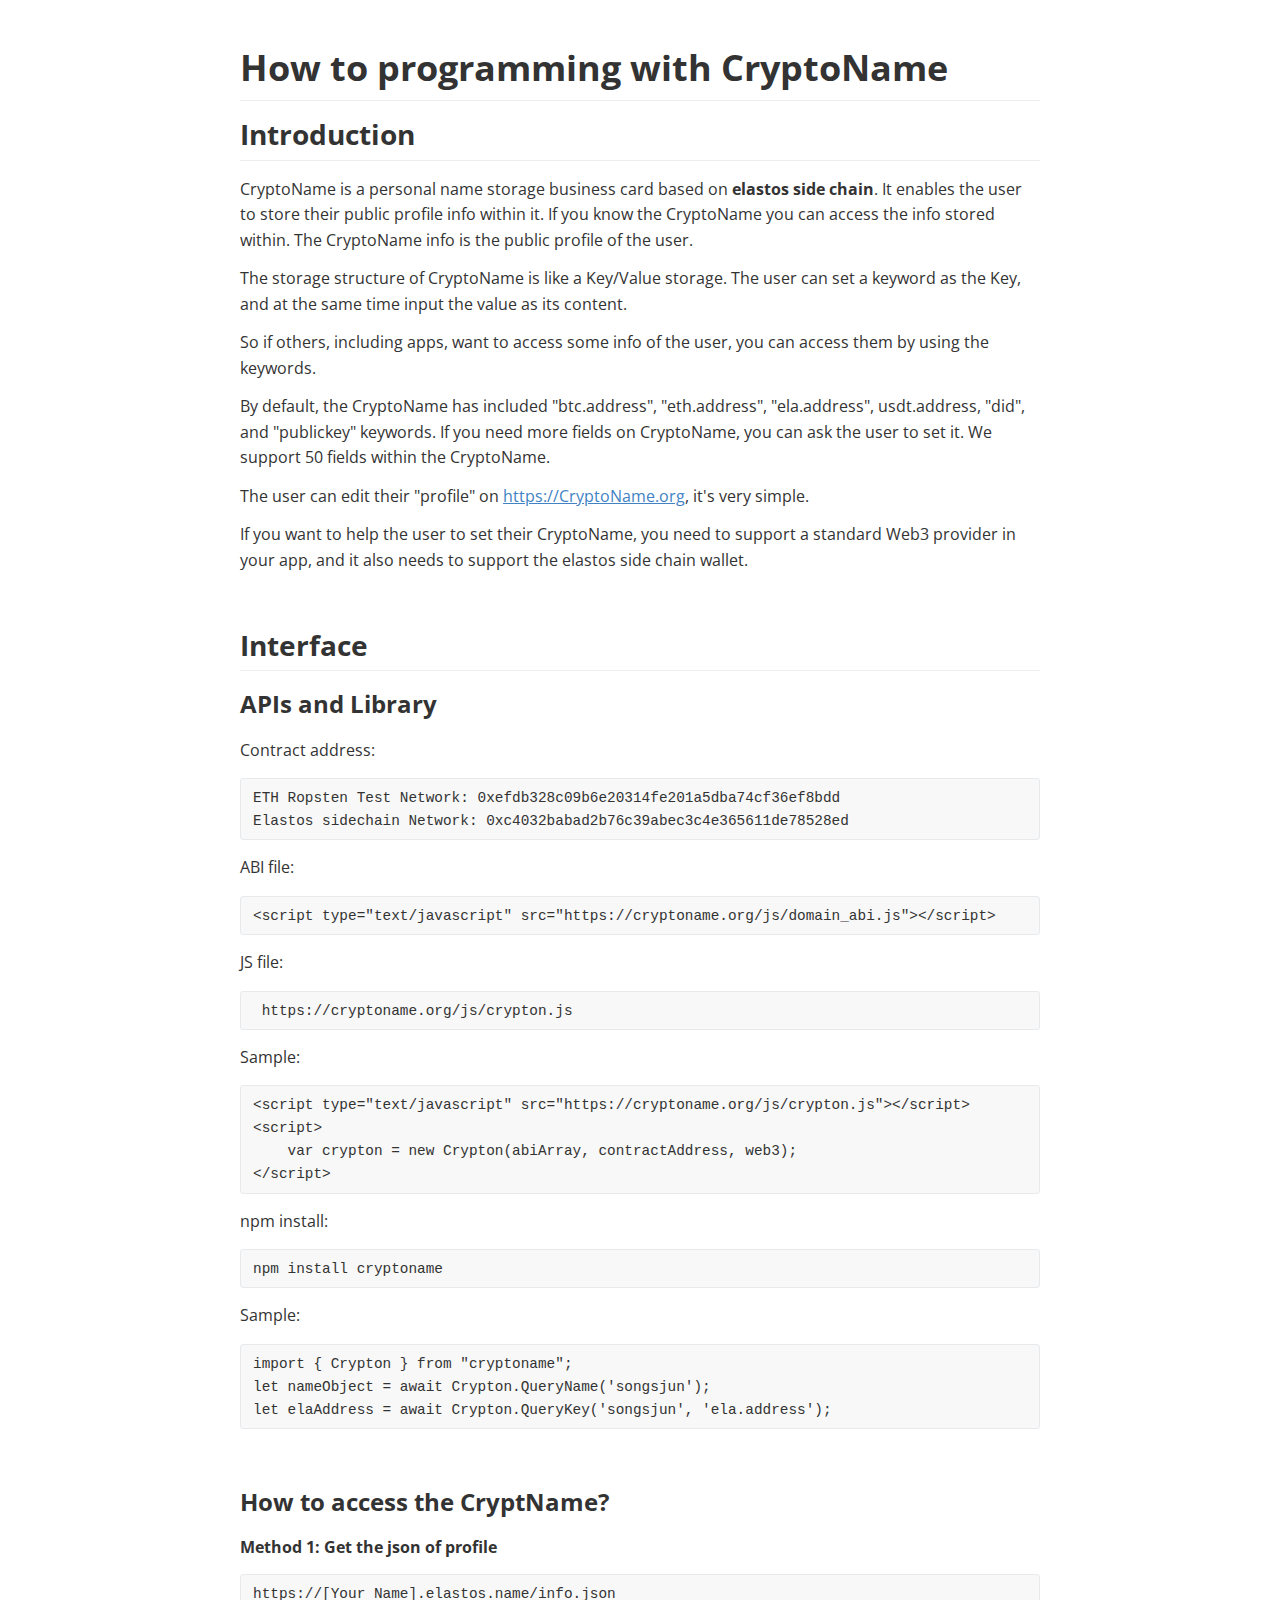
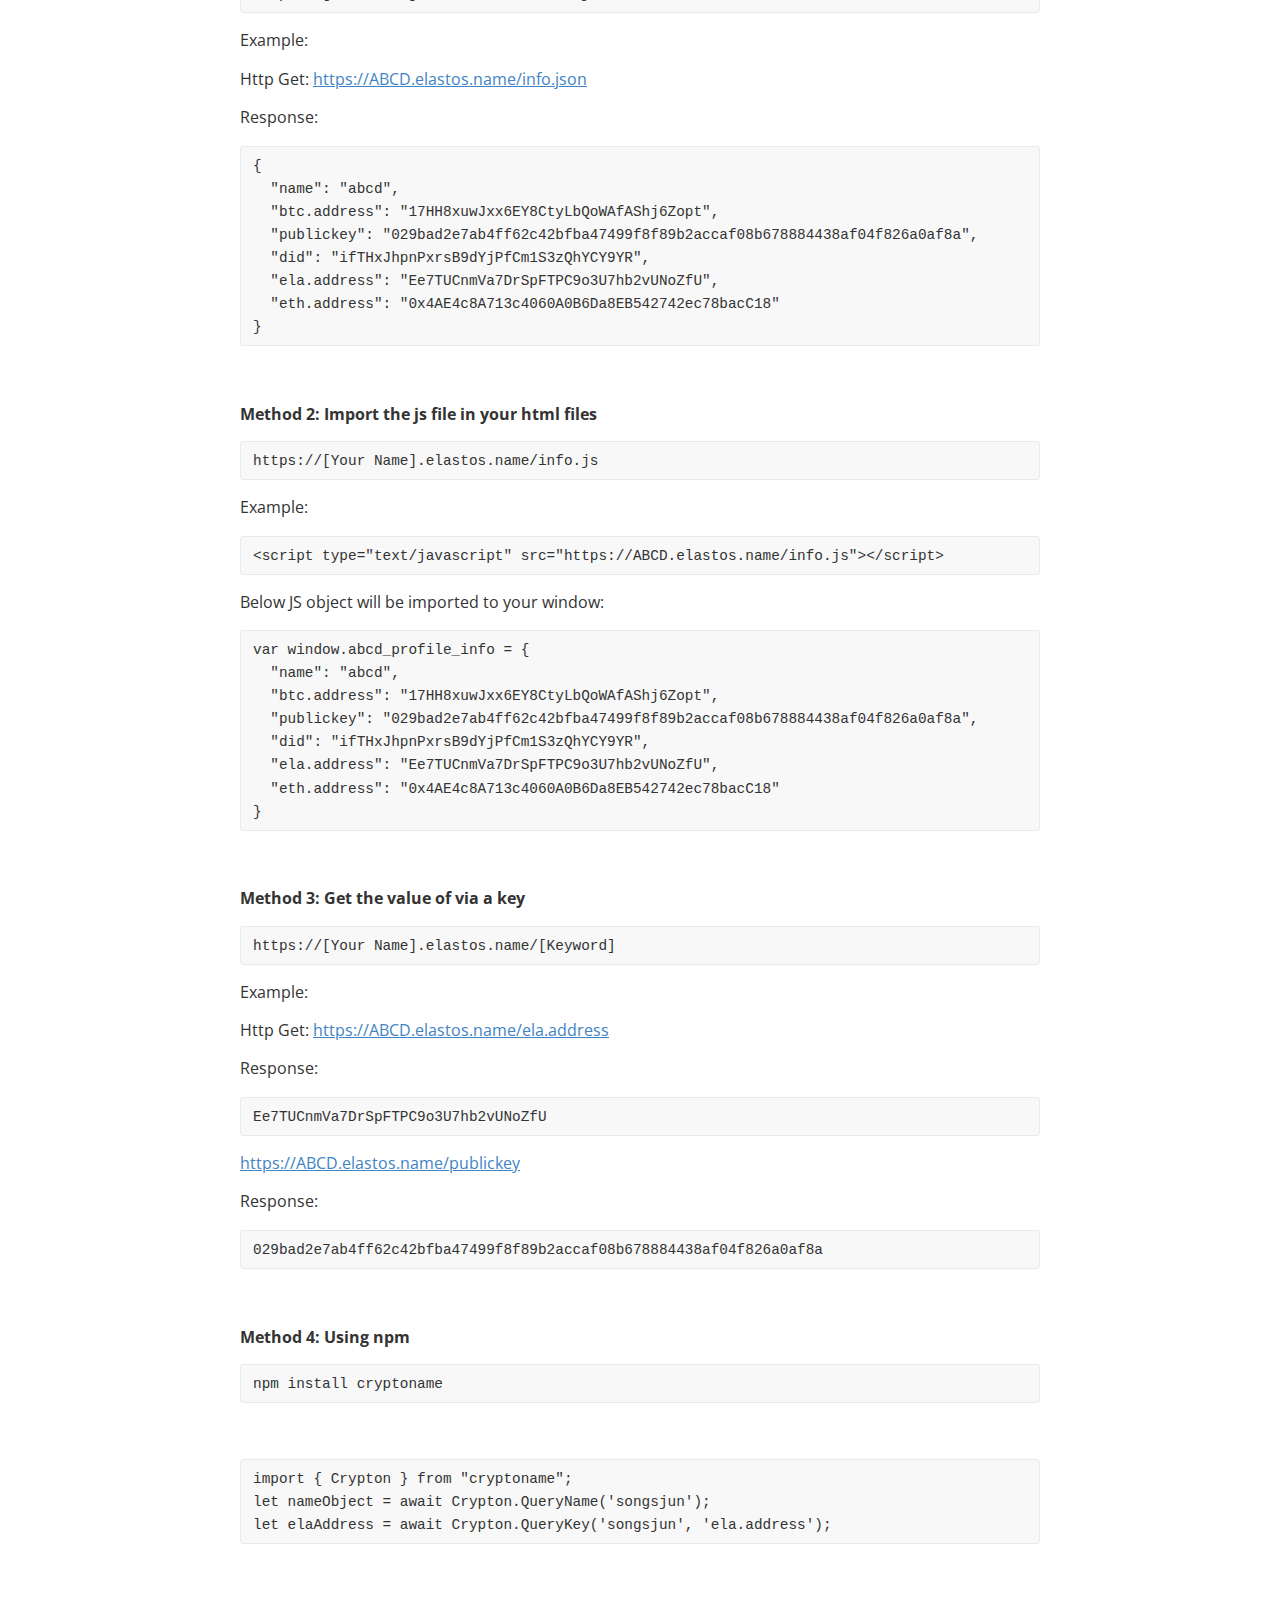
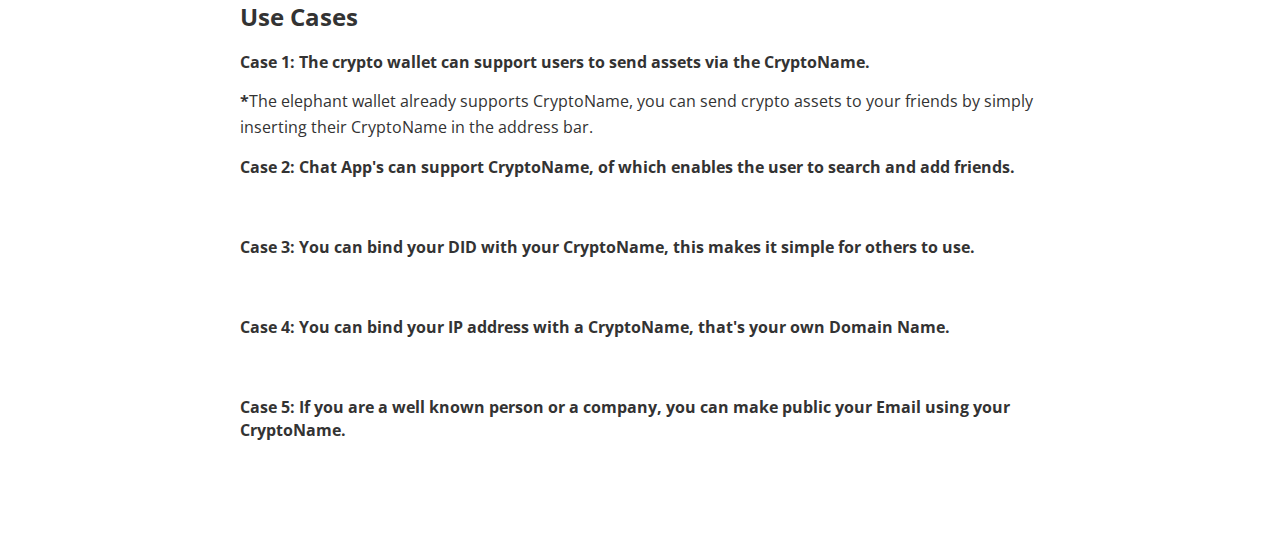
<file: readme.html>
<!doctype html>
<html>
<head>
<meta charset='UTF-8'><meta name='viewport' content='width=device-width initial-scale=1'>
<title>readme</title><link href='https://fonts.loli.net/css?family=Open+Sans:400italic,700italic,700,400&subset=latin,latin-ext' rel='stylesheet' type='text/css' /><style type='text/css'>html {overflow-x: initial !important;}:root { --bg-color: #ffffff; --text-color: #333333; --select-text-bg-color: #B5D6FC; --select-text-font-color: auto; --monospace: "Lucida Console",Consolas,"Courier",monospace; }
html { font-size: 14px; background-color: var(--bg-color); color: var(--text-color); font-family: "Helvetica Neue", Helvetica, Arial, sans-serif; -webkit-font-smoothing: antialiased; }
body { margin: 0px; padding: 0px; height: auto; bottom: 0px; top: 0px; left: 0px; right: 0px; font-size: 1rem; line-height: 1.42857143; overflow-x: hidden; background-image: inherit; background-size: inherit; background-attachment: inherit; background-origin: inherit; background-clip: inherit; background-color: inherit; tab-size: 4; background-position: inherit inherit; background-repeat: inherit inherit; }
iframe { margin: auto; }
a.url { word-break: break-all; }
a:active, a:hover { outline: 0px; }
.in-text-selection, ::selection { text-shadow: none; background: var(--select-text-bg-color); color: var(--select-text-font-color); }
#write { margin: 0px auto; height: auto; width: inherit; word-break: normal; word-wrap: break-word; position: relative; white-space: normal; overflow-x: visible; padding-top: 40px; }
#write.first-line-indent p { text-indent: 2em; }
#write.first-line-indent li p, #write.first-line-indent p * { text-indent: 0px; }
#write.first-line-indent li { margin-left: 2em; }
.for-image #write { padding-left: 8px; padding-right: 8px; }
body.typora-export { padding-left: 30px; padding-right: 30px; }
.typora-export .footnote-line, .typora-export li, .typora-export p { white-space: pre-wrap; }
@media screen and (max-width: 500px) { 
  body.typora-export { padding-left: 0px; padding-right: 0px; }
  #write { padding-left: 20px; padding-right: 20px; }
  .CodeMirror-sizer { margin-left: 0px !important; }
  .CodeMirror-gutters { display: none !important; }
}
#write li > figure:first-child { margin-top: -20px; }
#write ol, #write ul { position: relative; }
img { max-width: 100%; vertical-align: middle; }
button, input, select, textarea { color: inherit; font-family: inherit; font-size: inherit; font-style: inherit; font-variant-caps: inherit; font-weight: inherit; font-stretch: inherit; line-height: inherit; }
input[type="checkbox"], input[type="radio"] { line-height: normal; padding: 0px; }
*, ::after, ::before { box-sizing: border-box; }
#write h1, #write h2, #write h3, #write h4, #write h5, #write h6, #write p, #write pre { width: inherit; }
#write h1, #write h2, #write h3, #write h4, #write h5, #write h6, #write p { position: relative; }
h1, h2, h3, h4, h5, h6 { break-after: avoid-page; break-inside: avoid; orphans: 2; }
p { orphans: 4; }
h1 { font-size: 2rem; }
h2 { font-size: 1.8rem; }
h3 { font-size: 1.6rem; }
h4 { font-size: 1.4rem; }
h5 { font-size: 1.2rem; }
h6 { font-size: 1rem; }
.md-math-block, .md-rawblock, h1, h2, h3, h4, h5, h6, p { margin-top: 1rem; margin-bottom: 1rem; }
.hidden { display: none; }
.md-blockmeta { color: rgb(204, 204, 204); font-weight: 700; font-style: italic; }
a { cursor: pointer; }
sup.md-footnote { padding: 2px 4px; background-color: rgba(238, 238, 238, 0.7); color: rgb(85, 85, 85); border-top-left-radius: 4px; border-top-right-radius: 4px; border-bottom-right-radius: 4px; border-bottom-left-radius: 4px; cursor: pointer; }
sup.md-footnote a, sup.md-footnote a:hover { color: inherit; text-transform: inherit; text-decoration: inherit; }
#write input[type="checkbox"] { cursor: pointer; width: inherit; height: inherit; }
figure { overflow-x: auto; margin: 1.2em 0px; max-width: calc(100% + 16px); padding: 0px; }
figure > table { margin: 0px !important; }
tr { break-inside: avoid; break-after: auto; }
thead { display: table-header-group; }
table { border-collapse: collapse; border-spacing: 0px; width: 100%; overflow: auto; break-inside: auto; text-align: left; }
table.md-table td { min-width: 32px; }
.CodeMirror-gutters { border-right-width: 0px; background-color: inherit; }
.CodeMirror-linenumber { }
.CodeMirror { text-align: left; }
.CodeMirror-placeholder { opacity: 0.3; }
.CodeMirror pre { padding: 0px 4px; }
.CodeMirror-lines { padding: 0px; }
div.hr:focus { cursor: none; }
#write pre { white-space: pre-wrap; }
#write.fences-no-line-wrapping pre { white-space: pre; }
#write pre.ty-contain-cm { white-space: normal; }
.CodeMirror-gutters { margin-right: 4px; }
.md-fences { font-size: 0.9rem; display: block; break-inside: avoid; text-align: left; overflow: visible; white-space: pre; background-image: inherit; background-size: inherit; background-attachment: inherit; background-origin: inherit; background-clip: inherit; background-color: inherit; position: relative !important; background-position: inherit inherit; background-repeat: inherit inherit; }
.md-diagram-panel { width: 100%; margin-top: 10px; text-align: center; padding-top: 0px; padding-bottom: 8px; overflow-x: auto; }
#write .md-fences.mock-cm { white-space: pre-wrap; }
.md-fences.md-fences-with-lineno { padding-left: 0px; }
#write.fences-no-line-wrapping .md-fences.mock-cm { white-space: pre; overflow-x: auto; }
.md-fences.mock-cm.md-fences-with-lineno { padding-left: 8px; }
.CodeMirror-line, twitterwidget { break-inside: avoid; }
.footnotes { opacity: 0.8; font-size: 0.9rem; margin-top: 1em; margin-bottom: 1em; }
.footnotes + .footnotes { margin-top: 0px; }
.md-reset { margin: 0px; padding: 0px; border: 0px; outline: 0px; vertical-align: top; text-decoration: none; text-shadow: none; float: none; position: static; width: auto; height: auto; white-space: nowrap; cursor: inherit; line-height: normal; font-weight: 400; text-align: left; box-sizing: content-box; direction: ltr; background-position: 0px 0px; background-repeat: initial initial; }
li div { padding-top: 0px; }
blockquote { margin: 1rem 0px; }
li .mathjax-block, li p { margin: 0.5rem 0px; }
li { margin: 0px; position: relative; }
blockquote > :last-child { margin-bottom: 0px; }
blockquote > :first-child, li > :first-child { margin-top: 0px; }
.footnotes-area { color: rgb(136, 136, 136); margin-top: 0.714rem; padding-bottom: 0.143rem; white-space: normal; }
#write .footnote-line { white-space: pre-wrap; }
@media print { 
  body, html { border: 1px solid transparent; height: 99%; break-after: avoid; break-before: avoid; }
  #write { margin-top: 0px; padding-top: 0px; border-color: transparent !important; }
  .typora-export * { -webkit-print-color-adjust: exact; }
  html.blink-to-pdf { font-size: 13px; }
  .typora-export #write { padding-left: 32px; padding-right: 32px; padding-bottom: 0px; break-after: avoid; }
  .typora-export #write::after { height: 0px; }
  @page { margin: 20mm 0px; }
}
.footnote-line { margin-top: 0.714em; font-size: 0.7em; }
a img, img a { cursor: pointer; }
pre.md-meta-block { font-size: 0.8rem; min-height: 0.8rem; white-space: pre-wrap; background-color: rgb(204, 204, 204); display: block; overflow-x: hidden; background-position: initial initial; background-repeat: initial initial; }
p > .md-image:only-child:not(.md-img-error) img, p > img:only-child { display: block; margin: auto; }
p > .md-image:only-child { display: inline-block; width: 100%; }
#write .MathJax_Display { margin: 0.8em 0px 0px; }
.md-math-block { width: 100%; }
.md-math-block:not(:empty)::after { display: none; }
[contenteditable="true"]:active, [contenteditable="true"]:focus { outline: 0px; box-shadow: none; }
.md-task-list-item { position: relative; list-style-type: none; }
.task-list-item.md-task-list-item { padding-left: 0px; }
.md-task-list-item > input { position: absolute; top: 0px; left: 0px; margin-left: -1.2em; margin-top: calc(1em - 10px); border: none; }
.math { font-size: 1rem; }
.md-toc { min-height: 3.58rem; position: relative; font-size: 0.9rem; border-top-left-radius: 10px; border-top-right-radius: 10px; border-bottom-right-radius: 10px; border-bottom-left-radius: 10px; }
.md-toc-content { position: relative; margin-left: 0px; }
.md-toc-content::after, .md-toc::after { display: none; }
.md-toc-item { display: block; color: rgb(65, 131, 196); }
.md-toc-item a { text-decoration: none; }
.md-toc-inner:hover { text-decoration: underline; }
.md-toc-inner { display: inline-block; cursor: pointer; }
.md-toc-h1 .md-toc-inner { margin-left: 0px; font-weight: 700; }
.md-toc-h2 .md-toc-inner { margin-left: 2em; }
.md-toc-h3 .md-toc-inner { margin-left: 4em; }
.md-toc-h4 .md-toc-inner { margin-left: 6em; }
.md-toc-h5 .md-toc-inner { margin-left: 8em; }
.md-toc-h6 .md-toc-inner { margin-left: 10em; }
@media screen and (max-width: 48em) { 
  .md-toc-h3 .md-toc-inner { margin-left: 3.5em; }
  .md-toc-h4 .md-toc-inner { margin-left: 5em; }
  .md-toc-h5 .md-toc-inner { margin-left: 6.5em; }
  .md-toc-h6 .md-toc-inner { margin-left: 8em; }
}
a.md-toc-inner { font-size: inherit; font-style: inherit; font-weight: inherit; line-height: inherit; }
.footnote-line a:not(.reversefootnote) { color: inherit; }
.md-attr { display: none; }
.md-fn-count::after { content: "."; }
code, pre, samp, tt { font-family: var(--monospace); }
kbd { margin: 0px 0.1em; padding: 0.1em 0.6em; font-size: 0.8em; color: rgb(36, 39, 41); background-color: rgb(255, 255, 255); border: 1px solid rgb(173, 179, 185); border-top-left-radius: 3px; border-top-right-radius: 3px; border-bottom-right-radius: 3px; border-bottom-left-radius: 3px; box-shadow: rgba(12, 13, 14, 0.2) 0px 1px 0px, rgb(255, 255, 255) 0px 0px 0px 2px inset; white-space: nowrap; vertical-align: middle; background-position: initial initial; background-repeat: initial initial; }
.md-comment { color: rgb(162, 127, 3); opacity: 0.8; font-family: var(--monospace); }
code { text-align: left; }
a.md-print-anchor { white-space: pre !important; border: none !important; display: inline-block !important; position: absolute !important; width: 1px !important; right: 0px !important; outline: 0px !important; text-shadow: initial !important; background-position: 0px 0px !important; background-repeat: initial initial !important; }
.md-inline-math .MathJax_SVG .noError { display: none !important; }
.html-for-mac .inline-math-svg .MathJax_SVG { vertical-align: 0.2px; }
.md-math-block .MathJax_SVG_Display { text-align: center; margin: 0px; position: relative; text-indent: 0px; max-width: none; max-height: none; min-height: 0px; min-width: 100%; width: auto; overflow-y: hidden; display: block !important; }
.MathJax_SVG_Display, .md-inline-math .MathJax_SVG_Display { width: auto; margin: inherit; display: inline-block !important; }
.MathJax_SVG .MJX-monospace { font-family: var(--monospace); }
.MathJax_SVG .MJX-sans-serif { font-family: sans-serif; }
.MathJax_SVG { display: inline; font-style: normal; font-weight: 400; line-height: normal; zoom: 90%; text-indent: 0px; text-align: left; text-transform: none; letter-spacing: normal; word-spacing: normal; word-wrap: normal; white-space: nowrap; float: none; direction: ltr; max-width: none; max-height: none; min-width: 0px; min-height: 0px; border: 0px; padding: 0px; margin: 0px; }
.MathJax_SVG * { transition: none; }
.MathJax_SVG_Display svg { vertical-align: middle !important; margin-bottom: 0px !important; }
.os-windows.monocolor-emoji .md-emoji { font-family: "Segoe UI Symbol", sans-serif; }
.md-diagram-panel > svg { max-width: 100%; }
[lang="mermaid"] svg, [lang="flow"] svg { max-width: 100%; }
[lang="mermaid"] .node text { font-size: 1rem; }
table tr th { border-bottom-width: 0px; }
video { max-width: 100%; display: block; margin: 0px auto; }
iframe { max-width: 100%; width: 100%; border: none; }
.highlight td, .highlight tr { border: 0px; }


.CodeMirror { height: auto; }
.CodeMirror.cm-s-inner { background-image: inherit; background-size: inherit; background-attachment: inherit; background-origin: inherit; background-clip: inherit; background-color: inherit; background-position: inherit inherit; background-repeat: inherit inherit; }
.CodeMirror-scroll { overflow: auto hidden; z-index: 3; }
.CodeMirror-gutter-filler, .CodeMirror-scrollbar-filler { background-color: rgb(255, 255, 255); }
.CodeMirror-gutters { border-right-width: 1px; border-right-style: solid; border-right-color: rgb(221, 221, 221); background-image: inherit; background-size: inherit; background-attachment: inherit; background-origin: inherit; background-clip: inherit; background-color: inherit; white-space: nowrap; background-position: inherit inherit; background-repeat: inherit inherit; }
.CodeMirror-linenumber { padding: 0px 3px 0px 5px; text-align: right; color: rgb(153, 153, 153); }
.cm-s-inner .cm-keyword { color: rgb(119, 0, 136); }
.cm-s-inner .cm-atom, .cm-s-inner.cm-atom { color: rgb(34, 17, 153); }
.cm-s-inner .cm-number { color: rgb(17, 102, 68); }
.cm-s-inner .cm-def { color: rgb(0, 0, 255); }
.cm-s-inner .cm-variable { color: rgb(0, 0, 0); }
.cm-s-inner .cm-variable-2 { color: rgb(0, 85, 170); }
.cm-s-inner .cm-variable-3 { color: rgb(0, 136, 85); }
.cm-s-inner .cm-string { color: rgb(170, 17, 17); }
.cm-s-inner .cm-property { color: rgb(0, 0, 0); }
.cm-s-inner .cm-operator { color: rgb(152, 26, 26); }
.cm-s-inner .cm-comment, .cm-s-inner.cm-comment { color: rgb(170, 85, 0); }
.cm-s-inner .cm-string-2 { color: rgb(255, 85, 0); }
.cm-s-inner .cm-meta { color: rgb(85, 85, 85); }
.cm-s-inner .cm-qualifier { color: rgb(85, 85, 85); }
.cm-s-inner .cm-builtin { color: rgb(51, 0, 170); }
.cm-s-inner .cm-bracket { color: rgb(153, 153, 119); }
.cm-s-inner .cm-tag { color: rgb(17, 119, 0); }
.cm-s-inner .cm-attribute { color: rgb(0, 0, 204); }
.cm-s-inner .cm-header, .cm-s-inner.cm-header { color: rgb(0, 0, 255); }
.cm-s-inner .cm-quote, .cm-s-inner.cm-quote { color: rgb(0, 153, 0); }
.cm-s-inner .cm-hr, .cm-s-inner.cm-hr { color: rgb(153, 153, 153); }
.cm-s-inner .cm-link, .cm-s-inner.cm-link { color: rgb(0, 0, 204); }
.cm-negative { color: rgb(221, 68, 68); }
.cm-positive { color: rgb(34, 153, 34); }
.cm-header, .cm-strong { font-weight: 700; }
.cm-del { text-decoration: line-through; }
.cm-em { font-style: italic; }
.cm-link { text-decoration: underline; }
.cm-error { color: red; }
.cm-invalidchar { color: red; }
.cm-constant { color: rgb(38, 139, 210); }
.cm-defined { color: rgb(181, 137, 0); }
div.CodeMirror span.CodeMirror-matchingbracket { color: rgb(0, 255, 0); }
div.CodeMirror span.CodeMirror-nonmatchingbracket { color: rgb(255, 34, 34); }
.cm-s-inner .CodeMirror-activeline-background { background-image: inherit; background-size: inherit; background-attachment: inherit; background-origin: inherit; background-clip: inherit; background-color: inherit; background-position: inherit inherit; background-repeat: inherit inherit; }
.CodeMirror { position: relative; overflow: hidden; }
.CodeMirror-scroll { height: 100%; outline: 0px; position: relative; box-sizing: content-box; background-image: inherit; background-size: inherit; background-attachment: inherit; background-origin: inherit; background-clip: inherit; background-color: inherit; background-position: inherit inherit; background-repeat: inherit inherit; }
.CodeMirror-sizer { position: relative; }
.CodeMirror-gutter-filler, .CodeMirror-hscrollbar, .CodeMirror-scrollbar-filler, .CodeMirror-vscrollbar { position: absolute; z-index: 6; display: none; }
.CodeMirror-vscrollbar { right: 0px; top: 0px; overflow: hidden; }
.CodeMirror-hscrollbar { bottom: 0px; left: 0px; overflow: hidden; }
.CodeMirror-scrollbar-filler { right: 0px; bottom: 0px; }
.CodeMirror-gutter-filler { left: 0px; bottom: 0px; }
.CodeMirror-gutters { position: absolute; left: 0px; top: 0px; padding-bottom: 30px; z-index: 3; }
.CodeMirror-gutter { white-space: normal; height: 100%; box-sizing: content-box; padding-bottom: 30px; margin-bottom: -32px; display: inline-block; }
.CodeMirror-gutter-wrapper { position: absolute; z-index: 4; border: none !important; background-position: 0px 0px !important; background-repeat: initial initial !important; }
.CodeMirror-gutter-background { position: absolute; top: 0px; bottom: 0px; z-index: 4; }
.CodeMirror-gutter-elt { position: absolute; cursor: default; z-index: 4; }
.CodeMirror-lines { cursor: text; }
.CodeMirror pre { border-top-left-radius: 0px; border-top-right-radius: 0px; border-bottom-right-radius: 0px; border-bottom-left-radius: 0px; border-width: 0px; font-family: inherit; font-size: inherit; margin: 0px; white-space: pre; word-wrap: normal; color: inherit; z-index: 2; position: relative; overflow: visible; background-position: 0px 0px; background-repeat: initial initial; }
.CodeMirror-wrap pre { word-wrap: break-word; white-space: pre-wrap; word-break: normal; }
.CodeMirror-code pre { border-right-width: 30px; border-right-style: solid; border-right-color: transparent; width: fit-content; }
.CodeMirror-wrap .CodeMirror-code pre { border-right-style: none; width: auto; }
.CodeMirror-linebackground { position: absolute; left: 0px; right: 0px; top: 0px; bottom: 0px; z-index: 0; }
.CodeMirror-linewidget { position: relative; z-index: 2; overflow: auto; }
.CodeMirror-wrap .CodeMirror-scroll { overflow-x: hidden; }
.CodeMirror-measure { position: absolute; width: 100%; height: 0px; overflow: hidden; visibility: hidden; }
.CodeMirror-measure pre { position: static; }
.CodeMirror div.CodeMirror-cursor { position: absolute; visibility: hidden; border-right-style: none; width: 0px; }
.CodeMirror div.CodeMirror-cursor { visibility: hidden; }
.CodeMirror-focused div.CodeMirror-cursor { visibility: inherit; }
.cm-searching { background-color: rgba(255, 255, 0, 0.4); background-position: initial initial; background-repeat: initial initial; }
@media print { 
  .CodeMirror div.CodeMirror-cursor { visibility: hidden; }
}


:root {
    --side-bar-bg-color: #fafafa;
    --control-text-color: #777;
}

@include-when-export url(https://fonts.loli.net/css?family=Open+Sans:400italic,700italic,700,400&subset=latin,latin-ext);

html {
    font-size: 16px;
}

body {
    font-family: "Open Sans","Clear Sans","Helvetica Neue",Helvetica,Arial,sans-serif;
    color: rgb(51, 51, 51);
    line-height: 1.6;
}

#write {
    max-width: 860px;
  	margin: 0 auto;
  	padding: 30px;
    padding-bottom: 100px;
}
#write > ul:first-child,
#write > ol:first-child{
    margin-top: 30px;
}

a {
    color: #4183C4;
}
h1,
h2,
h3,
h4,
h5,
h6 {
    position: relative;
    margin-top: 1rem;
    margin-bottom: 1rem;
    font-weight: bold;
    line-height: 1.4;
    cursor: text;
}
h1:hover a.anchor,
h2:hover a.anchor,
h3:hover a.anchor,
h4:hover a.anchor,
h5:hover a.anchor,
h6:hover a.anchor {
    text-decoration: none;
}
h1 tt,
h1 code {
    font-size: inherit;
}
h2 tt,
h2 code {
    font-size: inherit;
}
h3 tt,
h3 code {
    font-size: inherit;
}
h4 tt,
h4 code {
    font-size: inherit;
}
h5 tt,
h5 code {
    font-size: inherit;
}
h6 tt,
h6 code {
    font-size: inherit;
}
h1 {
    padding-bottom: .3em;
    font-size: 2.25em;
    line-height: 1.2;
    border-bottom: 1px solid #eee;
}
h2 {
   padding-bottom: .3em;
    font-size: 1.75em;
    line-height: 1.225;
    border-bottom: 1px solid #eee;
}
h3 {
    font-size: 1.5em;
    line-height: 1.43;
}
h4 {
    font-size: 1.25em;
}
h5 {
    font-size: 1em;
}
h6 {
   font-size: 1em;
    color: #777;
}
p,
blockquote,
ul,
ol,
dl,
table{
    margin: 0.8em 0;
}
li>ol,
li>ul {
    margin: 0 0;
}
hr {
    height: 2px;
    padding: 0;
    margin: 16px 0;
    background-color: #e7e7e7;
    border: 0 none;
    overflow: hidden;
    box-sizing: content-box;
}

li p.first {
    display: inline-block;
}
ul,
ol {
    padding-left: 30px;
}
ul:first-child,
ol:first-child {
    margin-top: 0;
}
ul:last-child,
ol:last-child {
    margin-bottom: 0;
}
blockquote {
    border-left: 4px solid #dfe2e5;
    padding: 0 15px;
    color: #777777;
}
blockquote blockquote {
    padding-right: 0;
}
table {
    padding: 0;
    word-break: initial;
}
table tr {
    border-top: 1px solid #dfe2e5;
    margin: 0;
    padding: 0;
}
table tr:nth-child(2n),
thead {
    background-color: #f8f8f8;
}
table tr th {
    font-weight: bold;
    border: 1px solid #dfe2e5;
    border-bottom: 0;
    text-align: left;
    margin: 0;
    padding: 6px 13px;
}
table tr td {
    border: 1px solid #dfe2e5;
    text-align: left;
    margin: 0;
    padding: 6px 13px;
}
table tr th:first-child,
table tr td:first-child {
    margin-top: 0;
}
table tr th:last-child,
table tr td:last-child {
    margin-bottom: 0;
}

.CodeMirror-lines {
    padding-left: 4px;
}

.code-tooltip {
    box-shadow: 0 1px 1px 0 rgba(0,28,36,.3);
    border-top: 1px solid #eef2f2;
}

.md-fences,
code,
tt {
    border: 1px solid #e7eaed;
    background-color: #f8f8f8;
    border-radius: 3px;
    padding: 0;
    padding: 2px 4px 0px 4px;
    font-size: 0.9em;
}

code {
    background-color: #f3f4f4;
    padding: 0 2px 0 2px;
}

.md-fences {
    margin-bottom: 15px;
    margin-top: 15px;
    padding-top: 8px;
    padding-bottom: 6px;
}


.md-task-list-item > input {
  margin-left: -1.3em;
}

@media print {
    html {
        font-size: 13px;
    }
    table,
    pre {
        page-break-inside: avoid;
    }
    pre {
        word-wrap: break-word;
    }
}

.md-fences {
	background-color: #f8f8f8;
}
#write pre.md-meta-block {
	padding: 1rem;
    font-size: 85%;
    line-height: 1.45;
    background-color: #f7f7f7;
    border: 0;
    border-radius: 3px;
    color: #777777;
    margin-top: 0 !important;
}

.mathjax-block>.code-tooltip {
	bottom: .375rem;
}

.md-mathjax-midline {
    background: #fafafa;
}

#write>h3.md-focus:before{
	left: -1.5625rem;
	top: .375rem;
}
#write>h4.md-focus:before{
	left: -1.5625rem;
	top: .285714286rem;
}
#write>h5.md-focus:before{
	left: -1.5625rem;
	top: .285714286rem;
}
#write>h6.md-focus:before{
	left: -1.5625rem;
	top: .285714286rem;
}
.md-image>.md-meta {
    /*border: 1px solid #ddd;*/
    border-radius: 3px;
    padding: 2px 0px 0px 4px;
    font-size: 0.9em;
    color: inherit;
}

.md-tag {
    color: #a7a7a7;
    opacity: 1;
}

.md-toc { 
    margin-top:20px;
    padding-bottom:20px;
}

.sidebar-tabs {
    border-bottom: none;
}

#typora-quick-open {
    border: 1px solid #ddd;
    background-color: #f8f8f8;
}

#typora-quick-open-item {
    background-color: #FAFAFA;
    border-color: #FEFEFE #e5e5e5 #e5e5e5 #eee;
    border-style: solid;
    border-width: 1px;
}

/** focus mode */
.on-focus-mode blockquote {
    border-left-color: rgba(85, 85, 85, 0.12);
}

header, .context-menu, .megamenu-content, footer{
    font-family: "Segoe UI", "Arial", sans-serif;
}

.file-node-content:hover .file-node-icon,
.file-node-content:hover .file-node-open-state{
    visibility: visible;
}

.mac-seamless-mode #typora-sidebar {
    background-color: #fafafa;
    background-color: var(--side-bar-bg-color);
}

.md-lang {
    color: #b4654d;
}

.html-for-mac .context-menu {
    --item-hover-bg-color: #E6F0FE;
}

#md-notification .btn {
    border: 0;
}

.dropdown-menu .divider {
    border-color: #e5e5e5;
}

 .typora-export li, .typora-export p, .typora-export,  .footnote-line {white-space: normal;} 
</style>
</head>
<body class='typora-export' >
<div  id='write'  class = 'is-mac'><h1><a name='header-n0' class='md-header-anchor '></a>How to programming with CryptoName</h1><h2><a name='header-n2' class='md-header-anchor '></a>Introduction</h2><p>CryptoName is a personal name storage business card  based on <strong>elastos side chain</strong>. It enables the user to store their public profile info within it. If you know the CryptoName you can access the info stored within. The  CryptoName info is the public profile of the user.</p><p>The storage structure of CryptoName is like a Key/Value storage. The user can set a keyword as the Key, and at the same time input the value as its content.</p><p>So if others, including apps, want to access some info of the user, you can access them by using the keywords.</p><p>By default, the CryptoName has included &quot;btc.address&quot;, &quot;eth.address&quot;, &quot;ela.address&quot;, usdt.address, &quot;did&quot;, and &quot;publickey&quot; keywords. If you need more fields on CryptoName, you can ask the user to set it. We support 50 fields within the CryptoName.</p><p>The user can edit their &quot;profile&quot; on <a href='https://CryptoName.org' target='_top' class='url'>https://CryptoName.org</a>, it&#39;s very simple. </p><p>If you want to help the user to set their CryptoName, you need to support a standard Web3 provider in your app, and it also needs to support the elastos side chain wallet. </p><p>&nbsp;</p><h2><a name='header-n10' class='md-header-anchor '></a>Interface</h2><h3><a name='header-n11' class='md-header-anchor '></a>APIs and Library</h3><p>Contract address: </p><pre spellcheck="false" class="md-fences md-end-block ty-contain-cm modeLoaded" lang=""><div class="CodeMirror cm-s-inner CodeMirror-wrap" lang=""><div style="overflow: hidden; position: relative; width: 3px; height: 0px; top: 0px; left: 8px;"><textarea autocorrect="off" autocapitalize="off" spellcheck="false" tabindex="0" style="position: absolute; bottom: -1em; padding: 0px; width: 1000px; height: 1em; outline: none;"></textarea></div><div class="CodeMirror-scrollbar-filler" cm-not-content="true"></div><div class="CodeMirror-gutter-filler" cm-not-content="true"></div><div class="CodeMirror-scroll" tabindex="-1"><div class="CodeMirror-sizer" style="margin-left: 0px; margin-bottom: 0px; border-right-width: 0px; padding-right: 0px; padding-bottom: 0px;"><div style="position: relative; top: 0px;"><div class="CodeMirror-lines" role="presentation"><div role="presentation" style="position: relative; outline: none;"><div class="CodeMirror-measure"></div><div class="CodeMirror-measure"></div><div style="position: relative; z-index: 1;"></div><div class="CodeMirror-code" role="presentation"><div class="CodeMirror-activeline" style="position: relative;"><div class="CodeMirror-activeline-background CodeMirror-linebackground"></div><div class="CodeMirror-gutter-background CodeMirror-activeline-gutter" style="left: 0px; width: 0px;"></div><pre class=" CodeMirror-line " role="presentation"><span role="presentation" style="padding-right: 0.1px;">ETH Ropsten Test Network: 0xefdb328c09b6e20314fe201a5dba74cf36ef8bdd</span></pre></div><pre class=" CodeMirror-line " role="presentation"><span role="presentation" style="padding-right: 0.1px;">Elastos sidechain Network: 0xc4032babad2b76c39abec3c4e365611de78528ed</span></pre></div></div></div></div></div><div style="position: absolute; height: 0px; width: 1px; border-bottom-width: 0px; border-bottom-style: solid; border-bottom-color: transparent; top: 44px;"></div><div class="CodeMirror-gutters" style="display: none; height: 44px;"></div></div></div></pre><p>ABI file:</p><pre spellcheck="false" class="md-fences md-end-block ty-contain-cm modeLoaded" lang=""><div class="CodeMirror cm-s-inner CodeMirror-wrap" lang=""><div style="overflow: hidden; position: relative; width: 3px; height: 0px; top: 0px; left: 8px;"><textarea autocorrect="off" autocapitalize="off" spellcheck="false" tabindex="0" style="position: absolute; bottom: -1em; padding: 0px; width: 1000px; height: 1em; outline: none;"></textarea></div><div class="CodeMirror-scrollbar-filler" cm-not-content="true"></div><div class="CodeMirror-gutter-filler" cm-not-content="true"></div><div class="CodeMirror-scroll" tabindex="-1"><div class="CodeMirror-sizer" style="margin-left: 0px; margin-bottom: 0px; border-right-width: 0px; padding-right: 0px; padding-bottom: 0px;"><div style="position: relative; top: 0px;"><div class="CodeMirror-lines" role="presentation"><div role="presentation" style="position: relative; outline: none;"><div class="CodeMirror-measure"><pre><span>xxxxxxxxxx</span></pre></div><div class="CodeMirror-measure"></div><div style="position: relative; z-index: 1;"></div><div class="CodeMirror-code" role="presentation"><div class="CodeMirror-activeline" style="position: relative;"><div class="CodeMirror-activeline-background CodeMirror-linebackground"></div><div class="CodeMirror-gutter-background CodeMirror-activeline-gutter" style="left: 0px; width: 0px;"></div><pre class=" CodeMirror-line " role="presentation"><span role="presentation" style="padding-right: 0.1px;">&lt;script type="text/javascript" src="https://cryptoname.org/js/domain_abi.js"&gt;&lt;/script&gt;</span></pre></div></div></div></div></div></div><div style="position: absolute; height: 0px; width: 1px; border-bottom-width: 0px; border-bottom-style: solid; border-bottom-color: transparent; top: 22px;"></div><div class="CodeMirror-gutters" style="display: none; height: 22px;"></div></div></div></pre><p>JS file:</p><pre spellcheck="false" class="md-fences md-end-block ty-contain-cm modeLoaded" lang=""><div class="CodeMirror cm-s-inner CodeMirror-wrap" lang=""><div style="overflow: hidden; position: relative; width: 3px; height: 0px; top: 0px; left: 8px;"><textarea autocorrect="off" autocapitalize="off" spellcheck="false" tabindex="0" style="position: absolute; bottom: -1em; padding: 0px; width: 1000px; height: 1em; outline: none;"></textarea></div><div class="CodeMirror-scrollbar-filler" cm-not-content="true"></div><div class="CodeMirror-gutter-filler" cm-not-content="true"></div><div class="CodeMirror-scroll" tabindex="-1"><div class="CodeMirror-sizer" style="margin-left: 0px; margin-bottom: 0px; border-right-width: 0px; padding-right: 0px; padding-bottom: 0px;"><div style="position: relative; top: 0px;"><div class="CodeMirror-lines" role="presentation"><div role="presentation" style="position: relative; outline: none;"><div class="CodeMirror-measure"><pre><span>xxxxxxxxxx</span></pre></div><div class="CodeMirror-measure"></div><div style="position: relative; z-index: 1;"></div><div class="CodeMirror-code" role="presentation"><div class="CodeMirror-activeline" style="position: relative;"><div class="CodeMirror-activeline-background CodeMirror-linebackground"></div><div class="CodeMirror-gutter-background CodeMirror-activeline-gutter" style="left: 0px; width: 0px;"></div><pre class=" CodeMirror-line " role="presentation"><span role="presentation" style="padding-right: 0.1px;"> https://cryptoname.org/js/crypton.js</span></pre></div></div></div></div></div></div><div style="position: absolute; height: 0px; width: 1px; border-bottom-width: 0px; border-bottom-style: solid; border-bottom-color: transparent; top: 22px;"></div><div class="CodeMirror-gutters" style="display: none; height: 22px;"></div></div></div></pre><p>Sample:</p><pre spellcheck="false" class="md-fences md-end-block ty-contain-cm modeLoaded" lang=""><div class="CodeMirror cm-s-inner CodeMirror-wrap" lang=""><div style="overflow: hidden; position: relative; width: 3px; height: 0px; top: 0px; left: 8px;"><textarea autocorrect="off" autocapitalize="off" spellcheck="false" tabindex="0" style="position: absolute; bottom: -1em; padding: 0px; width: 1000px; height: 1em; outline: none;"></textarea></div><div class="CodeMirror-scrollbar-filler" cm-not-content="true"></div><div class="CodeMirror-gutter-filler" cm-not-content="true"></div><div class="CodeMirror-scroll" tabindex="-1"><div class="CodeMirror-sizer" style="margin-left: 0px; margin-bottom: 0px; border-right-width: 0px; padding-right: 0px; padding-bottom: 0px;"><div style="position: relative; top: 0px;"><div class="CodeMirror-lines" role="presentation"><div role="presentation" style="position: relative; outline: none;"><div class="CodeMirror-measure"><pre><span>xxxxxxxxxx</span></pre></div><div class="CodeMirror-measure"></div><div style="position: relative; z-index: 1;"></div><div class="CodeMirror-code" role="presentation"><div class="CodeMirror-activeline" style="position: relative;"><div class="CodeMirror-activeline-background CodeMirror-linebackground"></div><div class="CodeMirror-gutter-background CodeMirror-activeline-gutter" style="left: 0px; width: 0px;"></div><pre class=" CodeMirror-line " role="presentation"><span role="presentation" style="padding-right: 0.1px;">&lt;script type="text/javascript" src="https://cryptoname.org/js/crypton.js"&gt;&lt;/script&gt;</span></pre></div><pre class=" CodeMirror-line " role="presentation"><span role="presentation" style="padding-right: 0.1px;">&lt;script&gt;</span></pre><pre class=" CodeMirror-line " role="presentation"><span role="presentation" style="padding-right: 0.1px;"> &nbsp;  var crypton = new Crypton(abiArray, contractAddress, web3);</span></pre><pre class=" CodeMirror-line " role="presentation"><span role="presentation" style="padding-right: 0.1px;">&lt;/script&gt;</span></pre></div></div></div></div></div><div style="position: absolute; height: 0px; width: 1px; border-bottom-width: 0px; border-bottom-style: solid; border-bottom-color: transparent; top: 88px;"></div><div class="CodeMirror-gutters" style="display: none; height: 88px;"></div></div></div></pre><p>npm install:</p><pre spellcheck="false" class="md-fences md-end-block ty-contain-cm modeLoaded" lang=""><div class="CodeMirror cm-s-inner CodeMirror-wrap" lang=""><div style="overflow: hidden; position: relative; width: 3px; height: 0px; top: 0px; left: 8px;"><textarea autocorrect="off" autocapitalize="off" spellcheck="false" tabindex="0" style="position: absolute; bottom: -1em; padding: 0px; width: 1000px; height: 1em; outline: none;"></textarea></div><div class="CodeMirror-scrollbar-filler" cm-not-content="true"></div><div class="CodeMirror-gutter-filler" cm-not-content="true"></div><div class="CodeMirror-scroll" tabindex="-1"><div class="CodeMirror-sizer" style="margin-left: 0px; margin-bottom: 0px; border-right-width: 0px; padding-right: 0px; padding-bottom: 0px;"><div style="position: relative; top: 0px;"><div class="CodeMirror-lines" role="presentation"><div role="presentation" style="position: relative; outline: none;"><div class="CodeMirror-measure"><pre><span>xxxxxxxxxx</span></pre></div><div class="CodeMirror-measure"></div><div style="position: relative; z-index: 1;"></div><div class="CodeMirror-code" role="presentation"><div class="CodeMirror-activeline" style="position: relative;"><div class="CodeMirror-activeline-background CodeMirror-linebackground"></div><div class="CodeMirror-gutter-background CodeMirror-activeline-gutter" style="left: 0px; width: 0px;"></div><pre class=" CodeMirror-line " role="presentation"><span role="presentation" style="padding-right: 0.1px;">npm install cryptoname</span></pre></div></div></div></div></div></div><div style="position: absolute; height: 0px; width: 1px; border-bottom-width: 0px; border-bottom-style: solid; border-bottom-color: transparent; top: 22px;"></div><div class="CodeMirror-gutters" style="display: none; height: 22px;"></div></div></div></pre><p>Sample:</p><pre spellcheck="false" class="md-fences md-end-block ty-contain-cm modeLoaded" lang=""><div class="CodeMirror cm-s-inner CodeMirror-wrap" lang=""><div style="overflow: hidden; position: relative; width: 3px; height: 0px; top: 0px; left: 8px;"><textarea autocorrect="off" autocapitalize="off" spellcheck="false" tabindex="0" style="position: absolute; bottom: -1em; padding: 0px; width: 1000px; height: 1em; outline: none;"></textarea></div><div class="CodeMirror-scrollbar-filler" cm-not-content="true"></div><div class="CodeMirror-gutter-filler" cm-not-content="true"></div><div class="CodeMirror-scroll" tabindex="-1"><div class="CodeMirror-sizer" style="margin-left: 0px; margin-bottom: 0px; border-right-width: 0px; padding-right: 0px; padding-bottom: 0px;"><div style="position: relative; top: 0px;"><div class="CodeMirror-lines" role="presentation"><div role="presentation" style="position: relative; outline: none;"><div class="CodeMirror-measure"><pre><span>xxxxxxxxxx</span></pre></div><div class="CodeMirror-measure"></div><div style="position: relative; z-index: 1;"></div><div class="CodeMirror-code" role="presentation"><div class="CodeMirror-activeline" style="position: relative;"><div class="CodeMirror-activeline-background CodeMirror-linebackground"></div><div class="CodeMirror-gutter-background CodeMirror-activeline-gutter" style="left: 0px; width: 0px;"></div><pre class=" CodeMirror-line " role="presentation"><span role="presentation" style="padding-right: 0.1px;">import { Crypton } from "cryptoname";</span></pre></div><pre class=" CodeMirror-line " role="presentation"><span role="presentation" style="padding-right: 0.1px;">let nameObject = await Crypton.QueryName('songsjun');</span></pre><pre class=" CodeMirror-line " role="presentation"><span role="presentation" style="padding-right: 0.1px;">let elaAddress = await Crypton.QueryKey('songsjun', 'ela.address');</span></pre></div></div></div></div></div><div style="position: absolute; height: 0px; width: 1px; border-bottom-width: 0px; border-bottom-style: solid; border-bottom-color: transparent; top: 66px;"></div><div class="CodeMirror-gutters" style="display: none; height: 66px;"></div></div></div></pre><p>&nbsp;</p><h3><a name='header-n19' class='md-header-anchor '></a>How to access the CryptName?</h3><h5><a name='header-n20' class='md-header-anchor '></a>Method 1: Get the json of  profile </h5><pre spellcheck="false" class="md-fences md-end-block ty-contain-cm modeLoaded" lang=""><div class="CodeMirror cm-s-inner CodeMirror-wrap" lang=""><div style="overflow: hidden; position: relative; width: 3px; height: 0px; top: 0px; left: 8px;"><textarea autocorrect="off" autocapitalize="off" spellcheck="false" tabindex="0" style="position: absolute; bottom: -1em; padding: 0px; width: 1000px; height: 1em; outline: none;"></textarea></div><div class="CodeMirror-scrollbar-filler" cm-not-content="true"></div><div class="CodeMirror-gutter-filler" cm-not-content="true"></div><div class="CodeMirror-scroll" tabindex="-1"><div class="CodeMirror-sizer" style="margin-left: 0px; margin-bottom: 0px; border-right-width: 0px; padding-right: 0px; padding-bottom: 0px;"><div style="position: relative; top: 0px;"><div class="CodeMirror-lines" role="presentation"><div role="presentation" style="position: relative; outline: none;"><div class="CodeMirror-measure"><pre><span>xxxxxxxxxx</span></pre></div><div class="CodeMirror-measure"></div><div style="position: relative; z-index: 1;"></div><div class="CodeMirror-code" role="presentation"><div class="CodeMirror-activeline" style="position: relative;"><div class="CodeMirror-activeline-background CodeMirror-linebackground"></div><div class="CodeMirror-gutter-background CodeMirror-activeline-gutter" style="left: 0px; width: 0px;"></div><pre class=" CodeMirror-line " role="presentation"><span role="presentation" style="padding-right: 0.1px;">https://[Your Name].elastos.name/info.json</span></pre></div></div></div></div></div></div><div style="position: absolute; height: 0px; width: 1px; border-bottom-width: 0px; border-bottom-style: solid; border-bottom-color: transparent; top: 22px;"></div><div class="CodeMirror-gutters" style="display: none; height: 22px;"></div></div></div></pre><p>Example:</p><p>Http Get: <a href='https://ABCD.elastos.name/info.json' target='_top' class='url'>https://ABCD.elastos.name/info.json</a></p><p>Response: </p><pre spellcheck="false" class="md-fences md-end-block ty-contain-cm modeLoaded" lang=""><div class="CodeMirror cm-s-inner CodeMirror-wrap" lang=""><div style="overflow: hidden; position: relative; width: 3px; height: 0px; top: 0px; left: 8px;"><textarea autocorrect="off" autocapitalize="off" spellcheck="false" tabindex="0" style="position: absolute; bottom: -1em; padding: 0px; width: 1000px; height: 1em; outline: none;"></textarea></div><div class="CodeMirror-scrollbar-filler" cm-not-content="true"></div><div class="CodeMirror-gutter-filler" cm-not-content="true"></div><div class="CodeMirror-scroll" tabindex="-1"><div class="CodeMirror-sizer" style="margin-left: 0px; margin-bottom: 0px; border-right-width: 0px; padding-right: 0px; padding-bottom: 0px;"><div style="position: relative; top: 0px;"><div class="CodeMirror-lines" role="presentation"><div role="presentation" style="position: relative; outline: none;"><div class="CodeMirror-measure"><pre><span>xxxxxxxxxx</span></pre></div><div class="CodeMirror-measure"></div><div style="position: relative; z-index: 1;"></div><div class="CodeMirror-code" role="presentation" style=""><div class="CodeMirror-activeline" style="position: relative;"><div class="CodeMirror-activeline-background CodeMirror-linebackground"></div><div class="CodeMirror-gutter-background CodeMirror-activeline-gutter" style="left: 0px; width: 0px;"></div><pre class=" CodeMirror-line " role="presentation"><span role="presentation" style="padding-right: 0.1px;">{</span></pre></div><pre class=" CodeMirror-line " role="presentation"><span role="presentation" style="padding-right: 0.1px;"><span class="cm-tab" role="presentation" cm-text="	">  </span>"name": "abcd",</span></pre><pre class=" CodeMirror-line " role="presentation"><span role="presentation" style="padding-right: 0.1px;"><span class="cm-tab" role="presentation" cm-text="	">  </span>"btc.address": "17HH8xuwJxx6EY8CtyLbQoWAfAShj6Zopt",</span></pre><pre class=" CodeMirror-line " role="presentation"><span role="presentation" style="padding-right: 0.1px;"><span class="cm-tab" role="presentation" cm-text="	">  </span>"publickey": "029bad2e7ab4ff62c42bfba47499f8f89b2accaf08b678884438af04f826a0af8a",</span></pre><pre class=" CodeMirror-line " role="presentation"><span role="presentation" style="padding-right: 0.1px;"><span class="cm-tab" role="presentation" cm-text="	">  </span>"did": "ifTHxJhpnPxrsB9dYjPfCm1S3zQhYCY9YR",</span></pre><pre class=" CodeMirror-line " role="presentation"><span role="presentation" style="padding-right: 0.1px;"><span class="cm-tab" role="presentation" cm-text="	">  </span>"ela.address": "Ee7TUCnmVa7DrSpFTPC9o3U7hb2vUNoZfU",</span></pre><pre class=" CodeMirror-line " role="presentation"><span role="presentation" style="padding-right: 0.1px;"><span class="cm-tab" role="presentation" cm-text="	">  </span>"eth.address": "0x4AE4c8A713c4060A0B6Da8EB542742ec78bacC18"</span></pre><pre class=" CodeMirror-line " role="presentation"><span role="presentation" style="padding-right: 0.1px;">}</span></pre></div></div></div></div></div><div style="position: absolute; height: 0px; width: 1px; border-bottom-width: 0px; border-bottom-style: solid; border-bottom-color: transparent; top: 176px;"></div><div class="CodeMirror-gutters" style="display: none; height: 176px;"></div></div></div></pre><p>&nbsp;</p><h5><a name='header-n27' class='md-header-anchor '></a>Method 2: Import the js file in your html files</h5><pre spellcheck="false" class="md-fences md-end-block ty-contain-cm modeLoaded" lang=""><div class="CodeMirror cm-s-inner CodeMirror-wrap" lang=""><div style="overflow: hidden; position: relative; width: 3px; height: 0px; top: 0px; left: 8px;"><textarea autocorrect="off" autocapitalize="off" spellcheck="false" tabindex="0" style="position: absolute; bottom: -1em; padding: 0px; width: 1000px; height: 1em; outline: none;"></textarea></div><div class="CodeMirror-scrollbar-filler" cm-not-content="true"></div><div class="CodeMirror-gutter-filler" cm-not-content="true"></div><div class="CodeMirror-scroll" tabindex="-1"><div class="CodeMirror-sizer" style="margin-left: 0px; margin-bottom: 0px; border-right-width: 0px; padding-right: 0px; padding-bottom: 0px;"><div style="position: relative; top: 0px;"><div class="CodeMirror-lines" role="presentation"><div role="presentation" style="position: relative; outline: none;"><div class="CodeMirror-measure"><pre><span>xxxxxxxxxx</span></pre></div><div class="CodeMirror-measure"></div><div style="position: relative; z-index: 1;"></div><div class="CodeMirror-code" role="presentation"><div class="CodeMirror-activeline" style="position: relative;"><div class="CodeMirror-activeline-background CodeMirror-linebackground"></div><div class="CodeMirror-gutter-background CodeMirror-activeline-gutter" style="left: 0px; width: 0px;"></div><pre class=" CodeMirror-line " role="presentation"><span role="presentation" style="padding-right: 0.1px;">https://[Your Name].elastos.name/info.js</span></pre></div></div></div></div></div></div><div style="position: absolute; height: 0px; width: 1px; border-bottom-width: 0px; border-bottom-style: solid; border-bottom-color: transparent; top: 22px;"></div><div class="CodeMirror-gutters" style="display: none; height: 22px;"></div></div></div></pre><p>Example:</p><pre spellcheck="false" class="md-fences md-end-block ty-contain-cm modeLoaded" lang=""><div class="CodeMirror cm-s-inner CodeMirror-wrap" lang=""><div style="overflow: hidden; position: relative; width: 3px; height: 0px; top: 0px; left: 8px;"><textarea autocorrect="off" autocapitalize="off" spellcheck="false" tabindex="0" style="position: absolute; bottom: -1em; padding: 0px; width: 1000px; height: 1em; outline: none;"></textarea></div><div class="CodeMirror-scrollbar-filler" cm-not-content="true"></div><div class="CodeMirror-gutter-filler" cm-not-content="true"></div><div class="CodeMirror-scroll" tabindex="-1"><div class="CodeMirror-sizer" style="margin-left: 0px; margin-bottom: 0px; border-right-width: 0px; padding-right: 0px; padding-bottom: 0px;"><div style="position: relative; top: 0px;"><div class="CodeMirror-lines" role="presentation"><div role="presentation" style="position: relative; outline: none;"><div class="CodeMirror-measure"><pre><span>xxxxxxxxxx</span></pre></div><div class="CodeMirror-measure"></div><div style="position: relative; z-index: 1;"></div><div class="CodeMirror-code" role="presentation"><div class="CodeMirror-activeline" style="position: relative;"><div class="CodeMirror-activeline-background CodeMirror-linebackground"></div><div class="CodeMirror-gutter-background CodeMirror-activeline-gutter" style="left: 0px; width: 0px;"></div><pre class=" CodeMirror-line " role="presentation"><span role="presentation" style="padding-right: 0.1px;">&lt;script type="text/javascript" src="https://ABCD.elastos.name/info.js"&gt;&lt;/script&gt;</span></pre></div></div></div></div></div></div><div style="position: absolute; height: 0px; width: 1px; border-bottom-width: 0px; border-bottom-style: solid; border-bottom-color: transparent; top: 22px;"></div><div class="CodeMirror-gutters" style="display: none; height: 22px;"></div></div></div></pre><p>Below JS object will be imported to your window:</p><pre spellcheck="false" class="md-fences md-end-block ty-contain-cm modeLoaded" lang=""><div class="CodeMirror cm-s-inner CodeMirror-wrap" lang=""><div style="overflow: hidden; position: relative; width: 3px; height: 0px; top: 0px; left: 8px;"><textarea autocorrect="off" autocapitalize="off" spellcheck="false" tabindex="0" style="position: absolute; bottom: -1em; padding: 0px; width: 1000px; height: 1em; outline: none;"></textarea></div><div class="CodeMirror-scrollbar-filler" cm-not-content="true"></div><div class="CodeMirror-gutter-filler" cm-not-content="true"></div><div class="CodeMirror-scroll" tabindex="-1"><div class="CodeMirror-sizer" style="margin-left: 0px; margin-bottom: 0px; border-right-width: 0px; padding-right: 0px; padding-bottom: 0px;"><div style="position: relative; top: 0px;"><div class="CodeMirror-lines" role="presentation"><div role="presentation" style="position: relative; outline: none;"><div class="CodeMirror-measure"><pre><span>xxxxxxxxxx</span></pre></div><div class="CodeMirror-measure"></div><div style="position: relative; z-index: 1;"></div><div class="CodeMirror-code" role="presentation" style=""><div class="CodeMirror-activeline" style="position: relative;"><div class="CodeMirror-activeline-background CodeMirror-linebackground"></div><div class="CodeMirror-gutter-background CodeMirror-activeline-gutter" style="left: 0px; width: 0px;"></div><pre class=" CodeMirror-line " role="presentation"><span role="presentation" style="padding-right: 0.1px;">var window.abcd_profile_info = {</span></pre></div><pre class=" CodeMirror-line " role="presentation"><span role="presentation" style="padding-right: 0.1px;"><span class="cm-tab" role="presentation" cm-text="	">  </span>"name": "abcd",</span></pre><pre class=" CodeMirror-line " role="presentation"><span role="presentation" style="padding-right: 0.1px;"><span class="cm-tab" role="presentation" cm-text="	">  </span>"btc.address": "17HH8xuwJxx6EY8CtyLbQoWAfAShj6Zopt",</span></pre><pre class=" CodeMirror-line " role="presentation"><span role="presentation" style="padding-right: 0.1px;"><span class="cm-tab" role="presentation" cm-text="	">  </span>"publickey": "029bad2e7ab4ff62c42bfba47499f8f89b2accaf08b678884438af04f826a0af8a",</span></pre><pre class=" CodeMirror-line " role="presentation"><span role="presentation" style="padding-right: 0.1px;"><span class="cm-tab" role="presentation" cm-text="	">  </span>"did": "ifTHxJhpnPxrsB9dYjPfCm1S3zQhYCY9YR",</span></pre><pre class=" CodeMirror-line " role="presentation"><span role="presentation" style="padding-right: 0.1px;"><span class="cm-tab" role="presentation" cm-text="	">  </span>"ela.address": "Ee7TUCnmVa7DrSpFTPC9o3U7hb2vUNoZfU",</span></pre><pre class=" CodeMirror-line " role="presentation"><span role="presentation" style="padding-right: 0.1px;"><span class="cm-tab" role="presentation" cm-text="	">  </span>"eth.address": "0x4AE4c8A713c4060A0B6Da8EB542742ec78bacC18"</span></pre><pre class=" CodeMirror-line " role="presentation"><span role="presentation" style="padding-right: 0.1px;">}</span></pre></div></div></div></div></div><div style="position: absolute; height: 0px; width: 1px; border-bottom-width: 0px; border-bottom-style: solid; border-bottom-color: transparent; top: 176px;"></div><div class="CodeMirror-gutters" style="display: none; height: 176px;"></div></div></div></pre><p>&nbsp;</p><h5><a name='header-n34' class='md-header-anchor '></a>Method 3: Get the value of via a key</h5><pre spellcheck="false" class="md-fences md-end-block ty-contain-cm modeLoaded" lang=""><div class="CodeMirror cm-s-inner CodeMirror-wrap" lang=""><div style="overflow: hidden; position: relative; width: 3px; height: 0px; top: 0px; left: 8px;"><textarea autocorrect="off" autocapitalize="off" spellcheck="false" tabindex="0" style="position: absolute; bottom: -1em; padding: 0px; width: 1000px; height: 1em; outline: none;"></textarea></div><div class="CodeMirror-scrollbar-filler" cm-not-content="true"></div><div class="CodeMirror-gutter-filler" cm-not-content="true"></div><div class="CodeMirror-scroll" tabindex="-1"><div class="CodeMirror-sizer" style="margin-left: 0px; margin-bottom: 0px; border-right-width: 0px; padding-right: 0px; padding-bottom: 0px;"><div style="position: relative; top: 0px;"><div class="CodeMirror-lines" role="presentation"><div role="presentation" style="position: relative; outline: none;"><div class="CodeMirror-measure"><pre><span>xxxxxxxxxx</span></pre></div><div class="CodeMirror-measure"></div><div style="position: relative; z-index: 1;"></div><div class="CodeMirror-code" role="presentation"><div class="CodeMirror-activeline" style="position: relative;"><div class="CodeMirror-activeline-background CodeMirror-linebackground"></div><div class="CodeMirror-gutter-background CodeMirror-activeline-gutter" style="left: 0px; width: 0px;"></div><pre class=" CodeMirror-line " role="presentation"><span role="presentation" style="padding-right: 0.1px;">https://[Your Name].elastos.name/[Keyword]</span></pre></div></div></div></div></div></div><div style="position: absolute; height: 0px; width: 1px; border-bottom-width: 0px; border-bottom-style: solid; border-bottom-color: transparent; top: 22px;"></div><div class="CodeMirror-gutters" style="display: none; height: 22px;"></div></div></div></pre><p>Example: </p><p>Http Get: <a href='https://ABCD.elastos.name/ela.address' target='_top' class='url'>https://ABCD.elastos.name/ela.address</a></p><p>Response:</p><pre spellcheck="false" class="md-fences md-end-block ty-contain-cm modeLoaded" lang=""><div class="CodeMirror cm-s-inner CodeMirror-wrap" lang=""><div style="overflow: hidden; position: relative; width: 3px; height: 0px; top: 0px; left: 8px;"><textarea autocorrect="off" autocapitalize="off" spellcheck="false" tabindex="0" style="position: absolute; bottom: -1em; padding: 0px; width: 1000px; height: 1em; outline: none;"></textarea></div><div class="CodeMirror-scrollbar-filler" cm-not-content="true"></div><div class="CodeMirror-gutter-filler" cm-not-content="true"></div><div class="CodeMirror-scroll" tabindex="-1"><div class="CodeMirror-sizer" style="margin-left: 0px; margin-bottom: 0px; border-right-width: 0px; padding-right: 0px; padding-bottom: 0px;"><div style="position: relative; top: 0px;"><div class="CodeMirror-lines" role="presentation"><div role="presentation" style="position: relative; outline: none;"><div class="CodeMirror-measure"><pre><span>xxxxxxxxxx</span></pre></div><div class="CodeMirror-measure"></div><div style="position: relative; z-index: 1;"></div><div class="CodeMirror-code" role="presentation"><div class="CodeMirror-activeline" style="position: relative;"><div class="CodeMirror-activeline-background CodeMirror-linebackground"></div><div class="CodeMirror-gutter-background CodeMirror-activeline-gutter" style="left: 0px; width: 0px;"></div><pre class=" CodeMirror-line " role="presentation"><span role="presentation" style="padding-right: 0.1px;">Ee7TUCnmVa7DrSpFTPC9o3U7hb2vUNoZfU</span></pre></div></div></div></div></div></div><div style="position: absolute; height: 0px; width: 1px; border-bottom-width: 0px; border-bottom-style: solid; border-bottom-color: transparent; top: 22px;"></div><div class="CodeMirror-gutters" style="display: none; height: 22px;"></div></div></div></pre><p><a href='https://ABCD.elastos.name/publickey' target='_top' class='url'>https://ABCD.elastos.name/publickey</a></p><p>Response:</p><pre spellcheck="false" class="md-fences md-end-block ty-contain-cm modeLoaded" lang=""><div class="CodeMirror cm-s-inner CodeMirror-wrap" lang=""><div style="overflow: hidden; position: relative; width: 3px; height: 0px; top: 0px; left: 8px;"><textarea autocorrect="off" autocapitalize="off" spellcheck="false" tabindex="0" style="position: absolute; bottom: -1em; padding: 0px; width: 1000px; height: 1em; outline: none;"></textarea></div><div class="CodeMirror-scrollbar-filler" cm-not-content="true"></div><div class="CodeMirror-gutter-filler" cm-not-content="true"></div><div class="CodeMirror-scroll" tabindex="-1"><div class="CodeMirror-sizer" style="margin-left: 0px; margin-bottom: 0px; border-right-width: 0px; padding-right: 0px; padding-bottom: 0px;"><div style="position: relative; top: 0px;"><div class="CodeMirror-lines" role="presentation"><div role="presentation" style="position: relative; outline: none;"><div class="CodeMirror-measure"><pre><span>xxxxxxxxxx</span></pre></div><div class="CodeMirror-measure"></div><div style="position: relative; z-index: 1;"></div><div class="CodeMirror-code" role="presentation"><div class="CodeMirror-activeline" style="position: relative;"><div class="CodeMirror-activeline-background CodeMirror-linebackground"></div><div class="CodeMirror-gutter-background CodeMirror-activeline-gutter" style="left: 0px; width: 0px;"></div><pre class=" CodeMirror-line " role="presentation"><span role="presentation" style="padding-right: 0.1px;">029bad2e7ab4ff62c42bfba47499f8f89b2accaf08b678884438af04f826a0af8a</span></pre></div></div></div></div></div></div><div style="position: absolute; height: 0px; width: 1px; border-bottom-width: 0px; border-bottom-style: solid; border-bottom-color: transparent; top: 22px;"></div><div class="CodeMirror-gutters" style="display: none; height: 22px;"></div></div></div></pre><p>&nbsp;</p><h5><a name='header-n71' class='md-header-anchor '></a>Method 4: Using npm</h5><pre spellcheck="false" class="md-fences md-end-block ty-contain-cm modeLoaded" lang=""><div class="CodeMirror cm-s-inner CodeMirror-wrap" lang=""><div style="overflow: hidden; position: relative; width: 3px; height: 0px; top: 0px; left: 8px;"><textarea autocorrect="off" autocapitalize="off" spellcheck="false" tabindex="0" style="position: absolute; bottom: -1em; padding: 0px; width: 1000px; height: 1em; outline: none;"></textarea></div><div class="CodeMirror-scrollbar-filler" cm-not-content="true"></div><div class="CodeMirror-gutter-filler" cm-not-content="true"></div><div class="CodeMirror-scroll" tabindex="-1"><div class="CodeMirror-sizer" style="margin-left: 0px; margin-bottom: 0px; border-right-width: 0px; padding-right: 0px; padding-bottom: 0px;"><div style="position: relative; top: 0px;"><div class="CodeMirror-lines" role="presentation"><div role="presentation" style="position: relative; outline: none;"><div class="CodeMirror-measure"><pre><span>xxxxxxxxxx</span></pre></div><div class="CodeMirror-measure"></div><div style="position: relative; z-index: 1;"></div><div class="CodeMirror-code" role="presentation"><div class="CodeMirror-activeline" style="position: relative;"><div class="CodeMirror-activeline-background CodeMirror-linebackground"></div><div class="CodeMirror-gutter-background CodeMirror-activeline-gutter" style="left: 0px; width: 0px;"></div><pre class=" CodeMirror-line " role="presentation"><span role="presentation" style="padding-right: 0.1px;">npm install cryptoname</span></pre></div></div></div></div></div></div><div style="position: absolute; height: 0px; width: 1px; border-bottom-width: 0px; border-bottom-style: solid; border-bottom-color: transparent; top: 22px;"></div><div class="CodeMirror-gutters" style="display: none; height: 22px;"></div></div></div></pre><p>&nbsp;</p><pre spellcheck="false" class="md-fences md-end-block ty-contain-cm modeLoaded" lang=""><div class="CodeMirror cm-s-inner CodeMirror-wrap" lang=""><div style="overflow: hidden; position: relative; width: 3px; height: 0px; top: 0px; left: 8px;"><textarea autocorrect="off" autocapitalize="off" spellcheck="false" tabindex="0" style="position: absolute; bottom: -1em; padding: 0px; width: 1000px; height: 1em; outline: none;"></textarea></div><div class="CodeMirror-scrollbar-filler" cm-not-content="true"></div><div class="CodeMirror-gutter-filler" cm-not-content="true"></div><div class="CodeMirror-scroll" tabindex="-1"><div class="CodeMirror-sizer" style="margin-left: 0px; margin-bottom: 0px; border-right-width: 0px; padding-right: 0px; padding-bottom: 0px;"><div style="position: relative; top: 0px;"><div class="CodeMirror-lines" role="presentation"><div role="presentation" style="position: relative; outline: none;"><div class="CodeMirror-measure"><pre><span>xxxxxxxxxx</span></pre></div><div class="CodeMirror-measure"></div><div style="position: relative; z-index: 1;"></div><div class="CodeMirror-code" role="presentation"><div class="CodeMirror-activeline" style="position: relative;"><div class="CodeMirror-activeline-background CodeMirror-linebackground"></div><div class="CodeMirror-gutter-background CodeMirror-activeline-gutter" style="left: 0px; width: 0px;"></div><pre class=" CodeMirror-line " role="presentation"><span role="presentation" style="padding-right: 0.1px;">import { Crypton } from "cryptoname";</span></pre></div><pre class=" CodeMirror-line " role="presentation"><span role="presentation" style="padding-right: 0.1px;">let nameObject = await Crypton.QueryName('songsjun');</span></pre><pre class=" CodeMirror-line " role="presentation"><span role="presentation" style="padding-right: 0.1px;">let elaAddress = await Crypton.QueryKey('songsjun', 'ela.address');</span></pre></div></div></div></div></div><div style="position: absolute; height: 0px; width: 1px; border-bottom-width: 0px; border-bottom-style: solid; border-bottom-color: transparent; top: 66px;"></div><div class="CodeMirror-gutters" style="display: none; height: 66px;"></div></div></div></pre><p>&nbsp;</p><h3><a name='header-n44' class='md-header-anchor '></a>Use Cases</h3><h5><a name='header-n45' class='md-header-anchor '></a>Case 1: The crypto wallet can support users to send assets via the CryptoName. </h5><p><strong>*</strong>The elephant wallet already supports CryptoName, you can send crypto assets to your friends by simply inserting their CryptoName in the address bar.</p><h5><a name='header-n47' class='md-header-anchor '></a>Case 2: Chat App&#39;s can support CryptoName, of which enables the user to search and add friends. </h5><p>&nbsp;</p><h5><a name='header-n49' class='md-header-anchor '></a>Case 3: You can bind your DID with your CryptoName, this makes it simple for others to use. </h5><p>&nbsp;</p><h5><a name='header-n51' class='md-header-anchor '></a>Case 4: You can bind your IP address with a CryptoName, that&#39;s your own Domain Name.</h5><p>&nbsp;</p><h5><a name='header-n53' class='md-header-anchor '></a>Case 5: If you are a well known person or a company, you can make public your Email using your CryptoName.</h5></div>
</body>
</html>
</file>
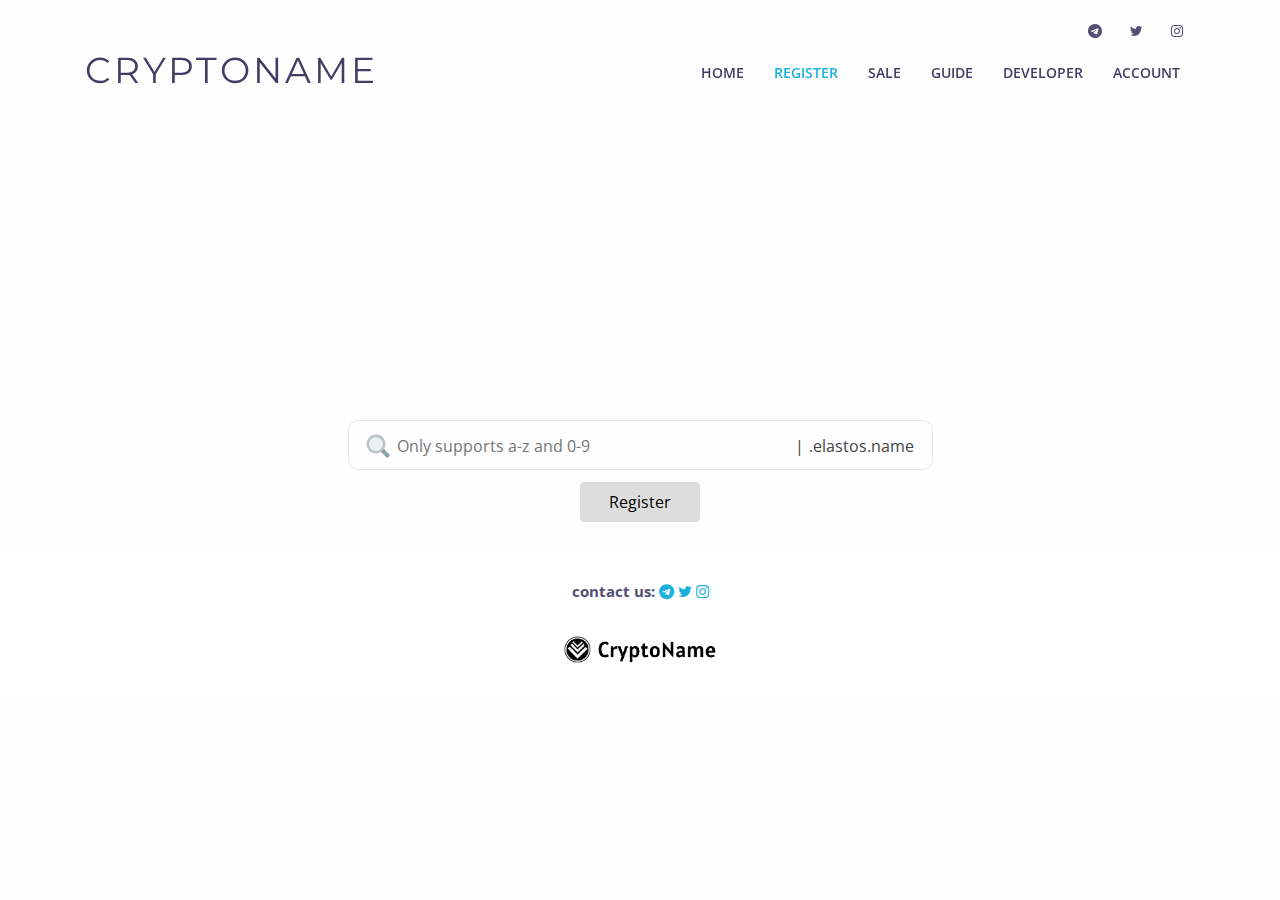
<file: register.html>
<!DOCTYPE html>
<html lang="en">

<head>
    <meta charset="utf-8">
    <title>CryptoName</title>
    <meta content="width=device-width, initial-scale=1.0" name="viewport">
    <meta content="" name="keywords">
    <meta content="" name="description">

    <!-- Favicons -->
    <link href="img/favicon.png" rel="icon">
    <link href="img/apple-touch-icon.png" rel="apple-touch-icon">

    <!-- Google Fonts -->
    <link href="https://fonts.googleapis.com/css?family=Open+Sans:300,300i,400,400i,500,600,700,700i|Montserrat:300,400,500,600,700" rel="stylesheet">

    <!-- Bootstrap CSS File -->
    <link href="lib/bootstrap/css/bootstrap.min.css" rel="stylesheet">

    <!-- Libraries CSS Files -->
    <link href="lib/font-awesome/css/font-awesome.min.css" rel="stylesheet">
    <link href="lib/animate/animate.min.css" rel="stylesheet">
    <link href="lib/ionicons/css/ionicons.min.css" rel="stylesheet">
    <link href="lib/owlcarousel/assets/owl.carousel.min.css" rel="stylesheet">
    <link href="lib/lightbox/css/lightbox.min.css" rel="stylesheet">

    <!-- Main Stylesheet File -->
    <link href="css/style.css" rel="stylesheet">
    <script type="text/javascript" src="./js/sha256.min.js"></script>
    <script type="text/javascript" src="./js/web3.min.js"></script>
    <script src="./js/vue.min.js"></script>
    <script type="text/javascript">
        document.write('<script src="./js/contractConfig.js?v=' + (new Date()).getTime() + '"><\/script>');
    </script>
    <style>
        [v-cloak] {
            display: none;
        }
        
        body {
            background-color: #FEFEFE;
        }
        
        .buyit {
            margin: 0 auto;
            margin-top: 12px;
            margin-bottom: 40px;
            cursor: pointer;
            width: 120px;
            line-height: 40px;
            height: 40px;
            border-radius: 4px;
            background-color: #3475E0;
            color: #ffffff;
        }
        
        .huise {
            background-color: #dddddd;
            color: #000000;
        }
        
        .spinner {
            display: block;
            margin: 100px auto 0;
            width: 150px;
            text-align: center;
        }
        
        .spinner>div {
            width: 30px;
            height: 30px;
            background-color: #67CF22;
            border-radius: 100%;
            display: inline-block;
            -webkit-animation: bouncedelay 1.4s infinite ease-in-out;
            animation: bouncedelay 1.4s infinite ease-in-out;
            /* Prevent first frame from flickering when animation starts */
            -webkit-animation-fill-mode: both;
            animation-fill-mode: both;
        }
        
        .spinner .bounce1 {
            -webkit-animation-delay: -0.32s;
            animation-delay: -0.32s;
        }
        
        .spinner .bounce2 {
            -webkit-animation-delay: -0.16s;
            animation-delay: -0.16s;
        }
        
        @-webkit-keyframes bouncedelay {
            0%,
            80%,
            100% {
                -webkit-transform: scale(0.0)
            }
            40% {
                -webkit-transform: scale(1.0)
            }
        }
        
        @keyframes bouncedelay {
            0%,
            80%,
            100% {
                transform: scale(0.0);
                -webkit-transform: scale(0.0);
            }
            40% {
                transform: scale(1.0);
                -webkit-transform: scale(1.0);
            }
        }
        
        .parent {
            width: 585px;
            height: 60px;
            position: absolute;
            left: 0;
            top: 0;
            bottom: 0;
            right: 0;
            margin: auto;
            text-align: center;
        }
        
        .parent .kuang {
            line-height: 50px;
            height: 50px;
            border: 1px solid #E5E5E5;
            border-radius: 10px;
        }
        
        .parent .kuang img {
            width: 32px;
            margin-top: -4px;
        }
        
        .parent .kuang input {
            border: 0;
            outline: none;
            background-color: rgba(0, 0, 0, 0);
            width: 400px;
            height: 40px;
        }
        
        .parent .price {
            font-size: 18px;
            font-weight: bold;
        }
        
        .parent .priceNum {
            display: inline-block;
            margin-right: 3px;
            font-size: 16px;
            color: #ff0000;
        }
        
        .parent .kuang .line {
            display: inline-block;
            margin-right: 5px;
        }
    </style>

</head>

<body>
    <header id="header">

        <div id="topbar">
            <div class="container">
                <div class="social-links">
                    <a href="https://t.me/CryptoName1" class="Telegram"><i class="fa fa-telegram"></i></a>
                    <a href="https://twitter.com/CryptoNameOrg" class="twitter"><i class="fa fa-twitter"></i></a>
                    <a href="https://www.instagram.com/cryptoname_/?hl=en" class="instagram"><i class="fa fa-instagram"></i></a>
                </div>
            </div>
        </div>

        <div class="container">

            <div class="logo float-left">
                <!-- Uncomment below if you prefer to use an image logo -->
                <h1 class="text-light"><a href="#intro" class="scrollto"><span>CryptoName</span></a></h1>
                <!-- <a href="#header" class="scrollto"><img src="img/logo.png" alt="" class="img-fluid"></a> -->
            </div>

            <nav class="main-nav float-right d-none d-lg-block">
                <ul>
                    <li><a href="./index.html">Home</a></li>
                    <li class="active"><a href="./register.html">Register</a></li>
                    <li><a href="https://onsale.elastosmall.com">Sale</a></li>
                    <!--li><a href="./auction.html">Auction</a></li-->
                    <li><a href="./guide.html">Guide</a></li>
                    <li><a href="./developer.html">Developer</a></li>
                    <li><a href="./account.html">Account</a></li>
                </ul>
            </nav>
            <!-- .main-nav -->

        </div>
    </header>
    <!-- #header -->
    <div style="height:150px"></div>
    <div class="container" id="app" style="height: 400px">
        <div class="spinner" v-if="loading">

            <div class="bounce1"></div>

            <div class="bounce2"></div>

            <div class="bounce3"></div>
        </div>
        <div class="row text-center" style="color: #0000ff;font-size: 18px;" v-if="loading">
            <div class="col-sm-12">Transaction confirmation in progress</div>
        </div>
        <div class="parent" v-if="!loading">
            <div class="kuang"><img src="./img/wrong.png" v-if="goodName==2" /> <img src="./img/right.png" v-if="goodName==1" /><img src="./img/serach.png" v-if="goodName==0" style="margin-right: 5px;height:24px; width:24px" /><input v-model="dname" @input="getPrices" placeholder="Only supports a-z and 0-9" v-focus onkeyup="this.value=this.value.replace(/[^a-z0-9]/g,'');"/><span><span class="line">|</span>.elastos.name</span>
                </span>
            </div>
            <div v-if="dname" style="margin-top: 10px;"><span class="price">Price：</span><span class="priceNum">{{price}}</span>ELA（Estimated）</div>

            <div class="buyit" :class="{huise:!dname}" @click="buyIt">Register</div>
        </div>
    </div>

    <footer id="footer" class="section-bg">

        <div class="container">

            <div class="copyright">
                <b>contact us:</b>
                <a href="https://t.me/CryptoName1" class="Telegram"><i class="fa fa-telegram"></i></a>
                <a href="https://twitter.com/CryptoNameOrg" class="twitter"><i class="fa fa-twitter"></i></a>
                <a href="https://www.instagram.com/cryptoname_/?hl=en" class="instagram"><i class="fa fa-instagram"></i></a>
            </div>
            <div class="copyright">
                <div style="color:#7B7B7B">
                    <a href="https://cryptoname.org"><img src="img/logo.png" style="height:32px"></a>
                </div>
            </div>
        </div>
    </footer>
    <script>
    var _hmt = _hmt || [];
    (function() {
      var hm = document.createElement("script");
      hm.src = "https://hm.baidu.com/hm.js?d965b0b0681dd5ed07c5305a42dcd6b9";
      var s = document.getElementsByTagName("script")[0]; 
      s.parentNode.insertBefore(hm, s);
    })();
    </script>

</body>
<script>
    var app = new Vue({
        el: '#app',
        data: {
            selectAdress: "",
            goodName: 0,
            dname: '',
            price: 0.0,
            price1: 0,
            price2: 0,
            price3: 0,
            txId: '',
            loading: false
        },
        methods: {
            async getPrices() {

                if (this.dname.length > 2 && this.dname.length <= 24) {
                    this.checkName().then(() => {
                        this.goodName = 2;
                    }, () => {
                        this.goodName = 1;
                    });
                } 
                else if (this.dname.length == 0) {
                    this.goodName = 0;
                }
                else {
                    this.goodName = 2;
                }

                if (this.dname.length < 3) {
                    this.price = this.price1;
                } else if (this.dname.length == 3) {
                    this.price = this.price2;
                } else if (this.dname.length > 3) {
                    this.price = this.price3;
                }

                this.price = Math.ceil(this.price * 10000) / 10000;
                if (this.price > 0) return;

                if (window.web3) {
                    let tokenId = web3.utils.hexToNumberString("0x" + sha256(this.dname));
                    var infoContract = new web3.eth.Contract(window.elaAbi, window.contractAddres);
                    infoContract.methods.price_level1().call().then((price) => {
                        this.price1 = web3.utils.fromWei(price, "ether");
                        return infoContract.methods.price_level2().call();
                    }).then((price) => {
                        this.price2 = web3.utils.fromWei(price, "ether");
                        return infoContract.methods.price_level3().call();
                    }).then((price) => {
                        this.price3 = web3.utils.fromWei(price, "ether");
                    }).catch((err) => {
                        console.log(err);
                    });
                }
            },
            async checkName() {

                if (window.web3) {
                    try {
                        let tokenId = web3.utils.hexToNumberString("0x" + sha256(this.dname));
                        var infoContract = new web3.eth.Contract(window.elaAbi, window.contractAddres);
                        return infoContract.methods.ownerOf(tokenId).call();
                    } catch (error) {
                        // User denied account access...
                        console.log(error);
                    }
                }
                // Non-dapp browsers...
                else {
                    console.log('Non-Ethereum browser detected. You should consider trying MetaMask!');
                }
            },
            async _generate_option(price) {
                return web3.eth.getGasPrice()
                    .then((gasPrice) => {
                        if (price)
                            return {
                                from: this.selectAdress,
                                gasPrice: gasPrice,
                                gas: 1000000,
                                value: web3.utils.toWei(price, "ether")
                            };
                        else
                            return {
                                from: this.selectAdress,
                                gasPrice: gasPrice,
                                gas: 1000000,
                                value: '0'
                            };
                    });
            },
            async pricelevel1() {

                if (window.web3) {
                    try {
                        let tokenId = web3.utils.hexToNumberString("0x" + sha256(this.dname));
                        var infoContract = new web3.eth.Contract(window.elaAbi, window.contractAddres);
                        infoContract.methods.price_level1().call().then((price) => {
                            price = web3.utils.fromWei(price, "ether");
                            this._generate_option((parseFloat(price) * 1.01) + "").then((option) => {
                                this.getContracts(option);
                            }).catch((err) => {

                            });
                        }).catch((err) => {

                        });

                    } catch (error) {
                        // User denied account access...
                        console.log(error);
                    }
                }
                // Non-dapp browsers...
                else {
                    alert('Non-Ethereum browser detected. You should consider trying MetaMask!');
                }
            },
            async pricelevel2() {


                if (window.web3) {
                    try {
                        let tokenId = web3.utils.hexToNumberString("0x" + sha256(this.dname));
                        
                        var infoContract = new web3.eth.Contract(window.elaAbi, window.contractAddres);
                        infoContract.methods.price_level2().call().then((price) => {
                            price = web3.utils.fromWei(price, "ether");
                            this._generate_option((parseFloat(price) * 1.01) + "").then((option) => {
                                this.getContracts(option);
                            }).catch((err) => {

                            });
                        }).catch((err) => {

                        });
                    } catch (error) {
                        // User denied account access...
                        console.log(error);
                    }
                }
                // Non-dapp browsers...
                else {
                    alert('Non-Ethereum browser detected. You should consider trying MetaMask!');
                }
            },
            async pricelevel3() {

                if (window.web3) {
                    try {
                        let tokenId = web3.utils.hexToNumberString("0x" + sha256(this.dname));
                        var infoContract = new web3.eth.Contract(window.elaAbi, window.contractAddres);
                        infoContract.methods.price_level3().call().then((price) => {
                            price = web3.utils.fromWei(price, "ether");
                            this._generate_option((parseFloat(price) * 1.01) + "").then((option) => {
                                this.getContracts(option);
                            }).catch((err) => {

                            });
                        });
                    } catch (error) {
                        // User denied account access...
                        console.log(error);
                    }
                }
                // Non-dapp browsers...
                else {
                    alert('Non-Ethereum browser detected. You should consider trying MetaMask!');
                }
            },
            async buyIt() {
                if (this.goodName == 2) {

                    var infoContract = new web3.eth.Contract(window.elaAbi, window.contractAddres);
                    let tokenId = web3.utils.hexToNumberString("0x" + sha256(this.dname));
                    var expired = await infoContract.methods.tokenExpiration(tokenId).call();
                    console.log(expired)
                    if (expired > new Date().getTime()) {
                        alert("ERROR: Name exist");
                        return;
                    }
                }

                var level = 1;
                if (this.dname.length < 3) {
                    alert("ERROR: It was reserved now.");
                    //this.pricelevel1();
                    return;
                } else if (this.dname.length == 3) {
                    this.pricelevel2();
                } else {
                    this.pricelevel3();
                }
            },
            next(txid) {
                let sid = setInterval(() => {
                    if (window.web3) {
                        web3.eth.getTransaction(txid, (err, data) => {
                            let blockHash = data['blockHash'] || "";
                            let blockNumber = data['blockNumber'] || "";
                            if (blockHash != "" && blockNumber != '') {
                                this.loading = false;
                                clearInterval(sid);
                                window.location.href = "./account.html";
                            }
                        });
                    }
                }, 500);
            },
            async getContracts(option) {
                if (window.ethereum) {
                    try {
                        var infoContract = new web3.eth.Contract(window.elaAbi, window.contractAddres);
                        infoContract.methods.externalMint(this.dname).send(option, (err, msg) => {
                            if (!err) {
                                this.loading = true;
                                this.next(msg);
                            }
                        });
                    } catch (error) {
                        // User denied account access...
                        console.log(error);
                    }
                } 
                else {
                    alert('Non-Ethereum browser detected. You should consider trying MetaMask!');
                }
            },
            uuid2(len, radix) {
                var chars = '0123456789ABCDEFGHIJKLMNOPQRSTUVWXYZabcdefghijklmnopqrstuvwxyz'.split('');
                var uuid = [],
                    i;
                radix = radix || chars.length;

                if (len) {
                    // Compact form
                    for (i = 0; i < len; i++) uuid[i] = chars[0 | Math.random() * radix];
                } else {
                    // rfc4122, version 4 form
                    var r;

                    // rfc4122 requires these characters
                    uuid[8] = uuid[13] = uuid[18] = uuid[23] = '-';
                    uuid[14] = '4';

                    // Fill in random data.  At i==19 set the high bits of clock sequence as
                    // per rfc4122, sec. 4.1.5
                    for (i = 0; i < 36; i++) {
                        if (!uuid[i]) {
                            r = 0 | Math.random() * 16;
                            uuid[i] = chars[(i == 19) ? (r & 0x3) | 0x8 : r];
                        }
                    }
                }

                return uuid.join('');
            },
            getTokenId() {
                let id = '0x' + this.uuid2(40, 16);
                return id;
            }

        },
        created() {
            // if (!window.web3) {
            //     window.web3 = new Web3(new Web3.providers.HttpProvider("https://mainrpc.elaeth.io"));
            // }
            
            // if (window.web3 && window.ethereum) {
            //     window.web3 = new Web3(ethereum);
            //     ethereum.enable();
            // }
            window.initWallet().then((address) => {
                this.selectAdress = address;
                this.getPrices();
            }).catch((err) => {
                console.log(err);
            });
        }
    });
</script>

</html>
</file>
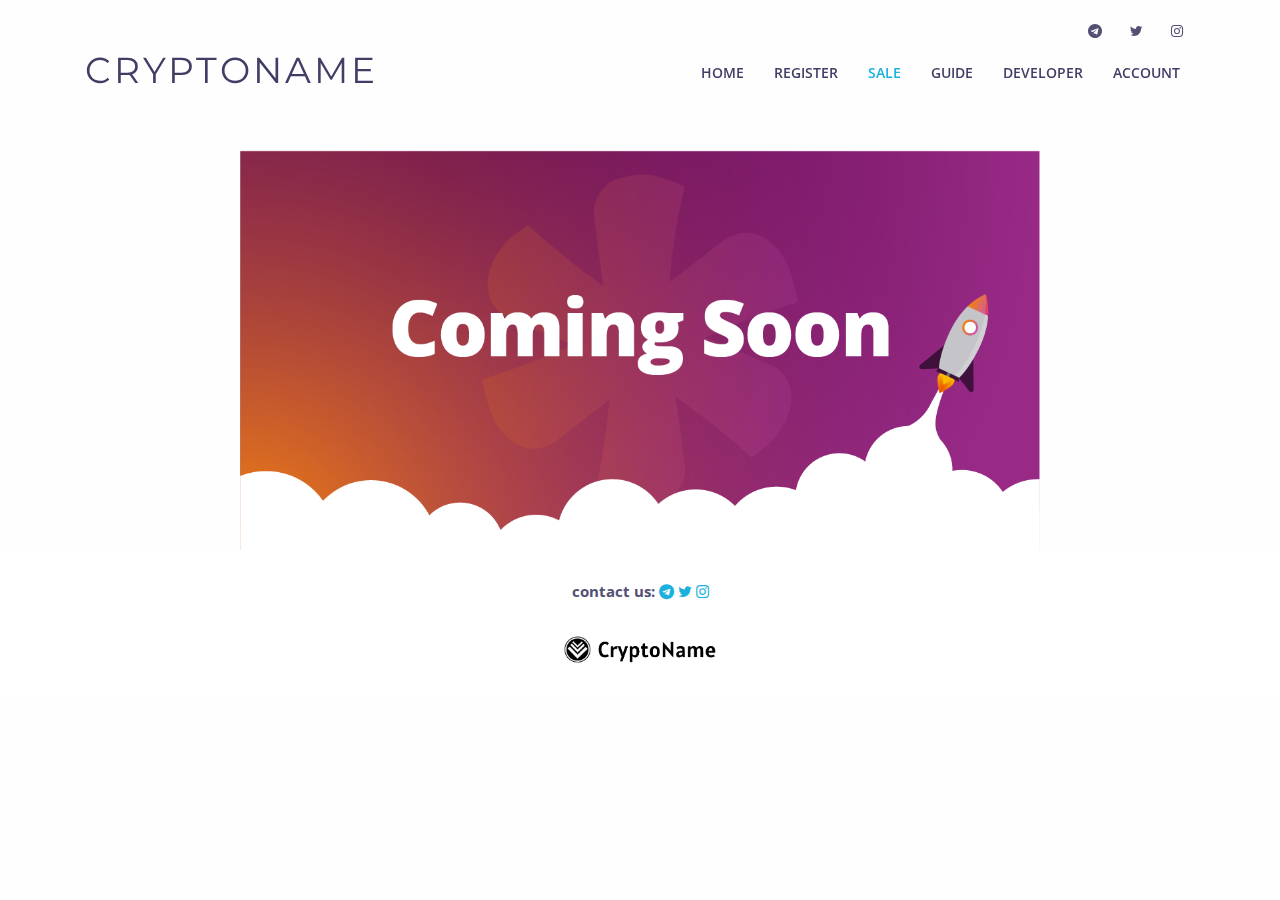
<file: sale.html>
<!DOCTYPE html>
<html lang="en">

<head>
    <meta charset="utf-8">
    <title>CryptoName</title>
    <meta content="width=device-width, initial-scale=1.0" name="viewport">
    <meta content="" name="keywords">
    <meta content="" name="description">

    <!-- Favicons -->
    <link href="img/favicon.png" rel="icon">
    <link href="img/apple-touch-icon.png" rel="apple-touch-icon">

    <!-- Google Fonts -->
    <link href="https://fonts.googleapis.com/css?family=Open+Sans:300,300i,400,400i,500,600,700,700i|Montserrat:300,400,500,600,700" rel="stylesheet">

    <!-- Bootstrap CSS File -->
    <link href="lib/bootstrap/css/bootstrap.min.css" rel="stylesheet">

    <!-- Libraries CSS Files -->
    <link href="lib/font-awesome/css/font-awesome.min.css" rel="stylesheet">
    <link href="lib/animate/animate.min.css" rel="stylesheet">
    <link href="lib/ionicons/css/ionicons.min.css" rel="stylesheet">
    <link href="lib/owlcarousel/assets/owl.carousel.min.css" rel="stylesheet">
    <link href="lib/lightbox/css/lightbox.min.css" rel="stylesheet">

    <!-- Main Stylesheet File -->
    <link href="css/style.css" rel="stylesheet">
    <script src="./js/vue.min.js"></script>
    <style>
        [v-cloak] {
            display: none;
        }
        
        body {
            background-color: #FEFEFE;
            text-align: center;
        }
        
        .shuoming {
            width: 375px;
            margin: 0 auto;
        }
        
        .shuoming .title {
            font-size: 26px;
            font-weight: bold;
            color: #656565;
            margin-bottom: 10px;
        }
        
        .shuoming .kuang {
            border: 1px solid #E5E5E5;
            margin-bottom: 10px;
            border-radius: 10px;
        }
        
        .shuoming .kuang img {
            width: 32px;
            margin-top: -4px;
        }
        
        .shuoming .kuang input {
            border: 0;
            width: 200px;
            height: 40px;
        }
        
        .shuoming .kuang .line {
            display: inline-block;
            margin-right: 5px;
            color: #ffffff;
        }
        
        .shuoming .price {
            font-size: 18px;
            font-weight: bold;
        }
        
        .shuoming .priceNum {
            display: inline-block;
            margin-right: 3px;
            font-size: 16px;
            color: #ff0000;
        }
        
        .shuoming .beizhu {
            font-size: 16px;
            color: #FAFAFA;
        }
        
        .buyit {
            margin: 0 auto;
            margin-top: 30px;
            margin-bottom: 30px;
            cursor: pointer;
            width: 120px;
            line-height: 40px;
            height: 40px;
            border-radius: 4px;
            background-color: #3475E0;
            color: #ffffff;
        }
        
        .huise {
            background-color: #dddddd;
            color: #000000;
        }
        
        .dialog {
            position: absolute;
            width: 100%;
            height: 100%;
            left: 0px;
            top: 0px;
            z-index: 999;
        }
        
        .arrow_mask {
            position: fixed;
            top: 0;
            left: 0;
            bottom: 0;
            right: 0;
            z-index: 998;
            display: block;
            background: black;
            opacity: 0.3;
            box-shadow: 0px 4px 10px rgba(95, 111, 237, 0.2);
        }
        
        .kuang2 {
            padding: 20px 0px;
            position: absolute;
            width: 375px;
            left: 50%;
            top: 50%;
            margin-left: -185px;
            margin-top: -200px;
            background: #FFFFFF;
            box-shadow: 0px 2px 10px rgba(106, 147, 205, 0.1);
            border-radius: 5px;
            z-index: 999;
        }
        
        .close {
            position: relative;
            height: 15px;
            cursor: pointer;
        }
        
        .close img {
            position: absolute;
            width: 22px;
            height: 22px;
            right: 0px;
            top: 0px;
            padding: 5px;
        }
        
        .dialog .kuang2 .shuoming {
            text-align: center;
        }
        
        .dialog .kuang2 .shuoming .first {
            font-size: 18px;
            font-weight: bold;
            color: #000000;
        }
        
        .dialog .kuang2 .shuoming .second {
            margin-top: 5px;
            display: flex;
            font-size: 15px;
            color: #000000;
            font-weight: bold;
        }
        
        .dialog .kuang2 .shuoming .second .left {
            display: inline-block;
            width: 62%;
            text-align: right;
            font-size: 16px;
            color: #dddddd;
        }
        
        .dialog .kuang2 .shuoming .three {
            margin-top: 30px;
            font-size: 18px;
            color: #000000;
        }
        
        .dialog .kuang2 .shuoming .three span {
            margin-top: 30px;
            font-size: 18px;
            color: #ff0000;
        }
        
        .dialog .kuang2 .pay {
            text-align: center;
            margin: 0 auto;
            margin-top: 30px;
            margin-bottom: 5px;
            cursor: pointer;
            width: 90px;
            line-height: 35px;
            height: 35px;
            border-radius: 4px;
            background-color: #F5841F;
            color: #ffffff;
        }
    </style>

</head>

<body>
    <header id="header">

        <div id="topbar">
            <div class="container">
                <div class="social-links">
                    <a href="https://t.me/CryptoName1" class="Telegram"><i class="fa fa-telegram"></i></a>
                    <a href="https://twitter.com/CryptoNameOrg" class="twitter"><i class="fa fa-twitter"></i></a>
                    <a href="https://www.instagram.com/cryptoname_/?hl=en" class="instagram"><i class="fa fa-instagram"></i></a>
                </div>
            </div>
        </div>

        <div class="container">

            <div class="logo float-left">
                <!-- Uncomment below if you prefer to use an image logo -->
                <h1 class="text-light"><a href="#intro" class="scrollto"><span>CryptoName</span></a></h1>
                <!-- <a href="#header" class="scrollto"><img src="img/logo.png" alt="" class="img-fluid"></a> -->
            </div>

            <nav class="main-nav float-right d-none d-lg-block">
                <ul>
                    <li><a href="./index.html">Home</a></li>
                    <li><a href="./register.html">Register</a></li>
                    <li class="active"><a href="https://onsale.elastosmall.com">Sale</a></li>
                    <!--li><a href="./auction.html">Auction</a></li-->
                    <li><a href="./guide.html">Guide</a></li>
                    <li><a href="./developer.html">Developer</a></li>
                    <li><a href="./account.html">Account</a></li>
                </ul>
            </nav>
            <!-- .main-nav -->

        </div>
    </header>
    <!-- #header -->
    <div style="height:150px"></div>

    <img src='img/comingsoon.png' style="width:800px">


    <footer id="footer" class="section-bg">

        <div class="container">

            <div class="copyright">
                <b>contact us:</b>
                <a href="https://t.me/CryptoName1" class="Telegram"><i class="fa fa-telegram"></i></a>
                <a href="https://twitter.com/CryptoNameOrg" class="twitter"><i class="fa fa-twitter"></i></a>
                <a href="https://www.instagram.com/cryptoname_/?hl=en" class="instagram"><i class="fa fa-instagram"></i></a>
            </div>
            <div class="copyright">
                <div style="color:#7B7B7B">
                    <a href="https://cryptoname.org"><img src="img/logo.png" style="height:32px"></a>
                </div>
            </div>
        </div>
    </footer>
    

</body>
<script>
    var app = new Vue({
        el: '#app',
        data: {

        },
        methods: {

        },
        created() {

        }
    });
</script>

</html>
</file>
<file: css/style.css>
/*--------------------------------------------------------------
# General
--------------------------------------------------------------*/

body {
    background: #fff;
    color: #444;
    font-family: "Open Sans", sans-serif;
}

a {
    color: #1bb1dc;
    transition: 0.5s;
}

a:hover,
a:active,
a:focus {
    color: #0a98c0;
    outline: none;
    text-decoration: none;
}

p {
    padding: 0;
    margin: 0 0 30px 0;
}

h1,
h2,
h3,
h4,
h5,
h6 {
    font-family: "Montserrat", sans-serif;
    font-weight: 400;
    margin: 0 0 20px 0;
    padding: 0;
}


/* Back to top button */

.back-to-top {
    position: fixed;
    display: none;
    background: #1bb1dc;
    color: #fff;
    width: 44px;
    height: 44px;
    text-align: center;
    line-height: 1;
    font-size: 16px;
    border-radius: 50%;
    right: 15px;
    bottom: 15px;
    transition: background 0.5s;
    z-index: 11;
}

.back-to-top i {
    padding-top: 12px;
    color: #fff;
}


/* Prelaoder */

#preloader {
    position: fixed;
    top: 0;
    left: 0;
    right: 0;
    bottom: 0;
    z-index: 9999;
    overflow: hidden;
    background: #fff;
}

#preloader:before {
    content: "";
    position: fixed;
    top: calc(50% - 30px);
    left: calc(50% - 30px);
    border: 6px solid #f2f2f2;
    border-top: 6px solid #1bb1dc;
    border-radius: 50%;
    width: 60px;
    height: 60px;
    -webkit-animation: animate-preloader 1s linear infinite;
    animation: animate-preloader 1s linear infinite;
}

@-webkit-keyframes animate-preloader {
    0% {
        -webkit-transform: rotate(0deg);
        transform: rotate(0deg);
    }
    100% {
        -webkit-transform: rotate(360deg);
        transform: rotate(360deg);
    }
}

@keyframes animate-preloader {
    0% {
        -webkit-transform: rotate(0deg);
        transform: rotate(0deg);
    }
    100% {
        -webkit-transform: rotate(360deg);
        transform: rotate(360deg);
    }
}

.tlinks {
    text-indent: -9999px;
    height: 0;
    line-height: 0;
    font-size: 0;
    overflow: hidden;
}


/*--------------------------------------------------------------
# Top Bar
--------------------------------------------------------------*/

#topbar {
    padding: 0 0 10px 0;
    font-size: 14px;
    transition: all 0.5s;
}

#topbar .social-links {
    text-align: right;
}

#topbar .social-links a {
    color: #535074;
    padding: 4px 12px;
    display: inline-block;
    line-height: 1px;
}

#topbar .social-links a:hover {
    color: #1bb1dc;
}

#topbar .social-links a:first-child {
    border-left: 0;
}


/*--------------------------------------------------------------
# Header
--------------------------------------------------------------*/

#header {
    height: 110px;
    transition: all 0.5s;
    z-index: 997;
    transition: all 0.5s;
    padding: 20px 0;
    position: fixed;
    left: 0;
    top: 0;
    right: 0;
    transition: all 0.5s;
    z-index: 997;
}

#header.header-scrolled,
#header.header-pages {
    height: 70px;
    padding: 15px 0;
    background-color: #fff;
    box-shadow: 0px 0px 30px rgba(127, 137, 161, 0.3);
}

#header.header-scrolled #topbar,
#header.header-pages #topbar {
    display: none;
}

#header .logo h1 {
    font-size: 36px;
    margin: 0;
    padding: 0;
    line-height: 1;
    font-weight: 400;
    letter-spacing: 3px;
    text-transform: uppercase;
}

#header .logo h1 a,
#header .logo h1 a:hover {
    color: #413e66;
    text-decoration: none;
}

#header .logo img {
    padding: 0;
    margin: 7px 0;
    max-height: 26px;
}

.main-pages {
    margin-top: 60px;
}


/*--------------------------------------------------------------
# Intro Section
--------------------------------------------------------------*/

#intro {
    width: 100%;
    height: 100vh;
    position: relative;
    background: #f5f8fd url("../img/intro-bg.jpg") center top no-repeat;
    background-size: cover;
}

#intro .intro-info h2 {
    color: #413e66;
    margin-bottom: 40px;
    font-size: 48px;
    font-weight: 700;
}

#intro .intro-info h2 span {
    color: #1bb1dc;
}

#intro .intro-info .btn-get-started,
#intro .intro-info .btn-services {
    font-family: "Montserrat", sans-serif;
    font-size: 13px;
    font-weight: 600;
    text-transform: uppercase;
    letter-spacing: 1px;
    display: inline-block;
    padding: 10px 32px;
    border-radius: 4px;
    transition: 0.5s;
    color: #fff;
    background: #1bb1dc;
    color: #fff;
}

#intro .intro-info .btn-get-started:hover,
#intro .intro-info .btn-services:hover {
    background: #0a98c0;
}


/*--------------------------------------------------------------
# Navigation Menu
--------------------------------------------------------------*/


/* Desktop Navigation */

.main-nav {
    /* Drop Down */
    /* Deep Drop Down */
}

.main-nav,
.main-nav * {
    margin: 0;
    padding: 0;
    list-style: none;
}

.main-nav>ul>li {
    position: relative;
    white-space: nowrap;
    float: left;
}

.main-nav a {
    display: block;
    position: relative;
    color: #413e66;
    padding: 10px 15px;
    transition: 0.3s;
    font-size: 14px;
    font-family: "Open Sans", sans-serif;
    text-transform: uppercase;
    font-weight: 600;
}

.main-nav a:hover,
.main-nav .active>a,
.main-nav li:hover>a {
    color: #1bb1dc;
    text-decoration: none;
}

.main-nav .drop-down ul {
    display: block;
    position: absolute;
    left: 0;
    top: calc(100% - 30px);
    z-index: 99;
    opacity: 0;
    visibility: hidden;
    padding: 10px 0;
    background: #fff;
    box-shadow: 0px 0px 30px rgba(127, 137, 161, 0.25);
    transition: ease all 0.3s;
}

.main-nav .drop-down:hover>ul {
    opacity: 1;
    top: 100%;
    visibility: visible;
}

.main-nav .drop-down li {
    min-width: 180px;
    position: relative;
}

.main-nav .drop-down ul a {
    padding: 10px 20px;
    font-size: 14px;
    font-weight: 500;
    text-transform: none;
    color: #065e77;
}

.main-nav .drop-down ul a:hover,
.main-nav .drop-down ul .active>a,
.main-nav .drop-down ul li:hover>a {
    color: #1bb1dc;
}

.main-nav .drop-down>a:after {
    content: "\f107";
    font-family: FontAwesome;
    padding-left: 10px;
}

.main-nav .drop-down .drop-down ul {
    top: 0;
    left: calc(100% - 30px);
}

.main-nav .drop-down .drop-down:hover>ul {
    opacity: 1;
    top: 0;
    left: 100%;
}

.main-nav .drop-down .drop-down>a {
    padding-right: 35px;
}

.main-nav .drop-down .drop-down>a:after {
    content: "\f105";
    position: absolute;
    right: 15px;
}


/* Mobile Navigation */

.mobile-nav {
    position: fixed;
    top: 0;
    bottom: 0;
    z-index: 9999;
    overflow-y: auto;
    left: -260px;
    width: 260px;
    padding-top: 18px;
    background: rgba(40, 38, 70, 0.8);
    transition: 0.4s;
}

.mobile-nav * {
    margin: 0;
    padding: 0;
    list-style: none;
}

.mobile-nav a {
    display: block;
    position: relative;
    color: #fff;
    padding: 10px 20px;
    font-weight: 500;
}

.mobile-nav a:hover,
.mobile-nav .active>a,
.mobile-nav li:hover>a {
    color: #8dc2fa;
    text-decoration: none;
}

.mobile-nav .drop-down>a:after {
    content: "\f078";
    font-family: FontAwesome;
    padding-left: 10px;
    position: absolute;
    right: 15px;
}

.mobile-nav .active.drop-down>a:after {
    content: "\f077";
}

.mobile-nav .drop-down>a {
    padding-right: 35px;
}

.mobile-nav .drop-down ul {
    display: none;
    overflow: hidden;
}

.mobile-nav .drop-down li {
    padding-left: 20px;
}

.mobile-nav-toggle {
    position: fixed;
    right: 0;
    top: 0;
    z-index: 9998;
    border: 0;
    background: none;
    font-size: 24px;
    transition: all 0.4s;
    outline: none !important;
    line-height: 1;
    cursor: pointer;
    text-align: right;
}

.mobile-nav-toggle i {
    margin: 18px 18px 0 0;
    color: #065e77;
}

.mobile-nav-overly {
    width: 100%;
    height: 100%;
    z-index: 9997;
    top: 0;
    left: 0;
    position: fixed;
    background: rgba(40, 38, 70, 0.8);
    overflow: hidden;
    display: none;
}

.mobile-nav-active {
    overflow: hidden;
}

.mobile-nav-active .mobile-nav {
    left: 0;
}

.mobile-nav-active .mobile-nav-toggle i {
    color: #fff;
}


/*--------------------------------------------------------------
# Sections
--------------------------------------------------------------*/


/* Sections Header
--------------------------------*/

.section-header h3 {
    font-size: 36px;
    color: #413e66;
    text-align: center;
    font-weight: 700;
    position: relative;
    font-family: "Montserrat", sans-serif;
}

.section-header p {
    text-align: center;
    margin: auto;
    font-size: 15px;
    padding-bottom: 60px;
    color: #535074;
    width: 50%;
}


/* Section with background
--------------------------------*/

.section-bg {
    background: #f5f8fd;
}


/* About Us Section
--------------------------------*/

#about {
    padding: 80px 0;
}

#about .about-content {
    padding-top: 40px;
}

#about .about-content h2 {
    color: #413e66;
    font-family: "Montserrat", sans-serif;
    font-weight: 700;
}

#about .about-content h3 {
    color: #696592;
    font-weight: 400;
    font-size: 22px;
    font-style: italic;
}

#about .about-content ul {
    list-style: none;
    padding: 0;
}

#about .about-content ul li {
    padding-bottom: 10px;
}

#about .about-content ul li i {
    font-size: 20px;
    padding-right: 4px;
    color: #1bb1dc;
}

#about .about-img {
    position: relative;
    margin: 30px 30px 30px 30px;
}

#about .about-img img {
    width: 100%;
    border: 8px solid #fff;
    transition: .5s;
}

#about .about-img img:hover {
    width: 100%;
    -webkit-transform: scale(1.03);
    transform: scale(1.03);
}

#about .about-img::before {
    position: absolute;
    left: -31px;
    top: -30px;
    width: 90%;
    height: 92%;
    z-index: -1;
    content: '';
    background-color: #ebf1fa;
    transition: .5s;
}

#about .about-img::after {
    position: absolute;
    right: -31px;
    bottom: -30px;
    width: 90%;
    height: 92%;
    z-index: -1;
    content: '';
    background-color: #ebf1fa;
    transition: .5s;
}


/* Services Section
--------------------------------*/

#services {
    padding: 60px 0 40px 0;
}

#services .box {
    padding: 30px;
    position: relative;
    overflow: hidden;
    border-radius: 10px;
    margin: 0 10px 40px 10px;
    background: #fff;
    box-shadow: 0 10px 29px 0 rgba(68, 88, 144, 0.1);
    transition: all 0.3s ease-in-out;
    text-align: center;
}

#services .box:hover {
    -webkit-transform: scale(1.1);
    transform: scale(1.1);
}

#services .icon {
    margin: 0 auto 15px auto;
    padding-top: 12px;
    display: inline-block;
    text-align: center;
    border-radius: 50%;
    width: 60px;
    height: 60px;
}

#services .icon i {
    font-size: 36px;
    line-height: 1;
}

#services .title {
    font-weight: 700;
    margin-bottom: 15px;
    font-size: 18px;
}

#services .title a {
    color: #111;
}

#services .box:hover .title a {
    color: #1bb1dc;
}

#services .description {
    font-size: 14px;
    line-height: 28px;
    margin-bottom: 0;
    text-align: left;
}


/* Why Us Section
--------------------------------*/

#why-us {
    padding: 60px 0;
}

#why-us .why-us-content .features {
    margin: 0 0 15px 0;
    padding: 0;
    transition: 0.3s ease-in-out;
}

#why-us .why-us-content .features i {
    font-size: 36px;
    float: left;
}

#why-us .why-us-content .features h4 {
    font-size: 24px;
    font-weight: 600;
    margin-left: 56px;
    color: #413e66;
    margin-bottom: 5px;
}

#why-us .why-us-content .features p {
    font-size: 16px;
    margin-left: 56px;
    color: #555186;
}

#why-us .counters {
    padding-top: 40px;
}

#why-us .counters span {
    font-family: "Montserrat", sans-serif;
    font-weight: bold;
    font-size: 48px;
    display: block;
    color: #555186;
}

#why-us .counters p {
    padding: 0;
    margin: 0 0 20px 0;
    font-family: "Montserrat", sans-serif;
    font-size: 14px;
    color: #8a87b6;
}

.counter {
    margin: 30px 0 0 0;
}

.counters span {
    font-family: "Montserrat", sans-serif;
    font-weight: bold;
    font-size: 48px;
    display: block;
    color: #555186;
}

.counters p {
    padding: 0;
    margin: 0 0 20px 0;
    font-family: "Montserrat", sans-serif;
    font-size: 14px;
    color: #8a87b6;
}


/* Call To Action Section
--------------------------------*/

#call-to-action {
    background: #2d2b46;
    background-size: cover;
    padding: 40px 0;
}

#call-to-action .cta-title {
    color: #fff;
    font-size: 28px;
    font-weight: 700;
}

#call-to-action .cta-text {
    color: #fff;
}

#call-to-action .cta-btn {
    font-family: "Montserrat", sans-serif;
    font-weight: 700;
    font-size: 16px;
    letter-spacing: 1px;
    display: inline-block;
    padding: 8px 26px;
    border-radius: 3px;
    transition: 0.5s;
    margin: 10px;
    border: 3px solid #fff;
    color: #fff;
}

#call-to-action .cta-btn:hover {
    background: #1bb1dc;
    border: 3px solid #1bb1dc;
}


/* Features Section
--------------------------------*/

#features {
    padding: 80px 0;
}

#features h4 {
    font-weight: 600;
    font-size: 24px;
}


/* Portfolio Section
--------------------------------*/

#portfolio {
    padding: 60px 0;
}

#portfolio #portfolio-flters {
    padding: 0;
    margin: 5px 0 35px 0;
    list-style: none;
    text-align: center;
}

#portfolio #portfolio-flters li {
    cursor: pointer;
    margin: 15px 15px 15px 0;
    display: inline-block;
    padding: 6px 10px;
    font-size: 16px;
    line-height: 20px;
    color: #413e66;
    margin-bottom: 5px;
    transition: all 0.3s ease-in-out;
}

#portfolio #portfolio-flters li:hover,
#portfolio #portfolio-flters li.filter-active {
    color: #1bb1dc;
}

#portfolio #portfolio-flters li:last-child {
    margin-right: 0;
}

#portfolio .portfolio-item {
    position: relative;
    overflow: hidden;
    margin-bottom: 30px;
}

#portfolio .portfolio-item .portfolio-wrap {
    overflow: hidden;
    position: relative;
    margin: 0;
}

#portfolio .portfolio-item .portfolio-wrap:hover img {
    opacity: 0.4;
    transition: 0.3s;
}

#portfolio .portfolio-item .portfolio-wrap .portfolio-info {
    position: absolute;
    top: 0;
    right: 0;
    bottom: 0;
    left: 0;
    display: -webkit-box;
    display: -webkit-flex;
    display: -ms-flexbox;
    display: flex;
    -webkit-box-pack: center;
    -webkit-justify-content: center;
    -ms-flex-pack: center;
    justify-content: center;
    -webkit-box-align: center;
    -webkit-align-items: center;
    -ms-flex-align: center;
    align-items: center;
    -webkit-box-orient: vertical;
    -webkit-box-direction: normal;
    -webkit-flex-direction: column;
    -ms-flex-direction: column;
    flex-direction: column;
    text-align: center;
    opacity: 0;
    transition: 0.2s linear;
}

#portfolio .portfolio-item .portfolio-wrap .portfolio-info h4 {
    font-size: 22px;
    line-height: 1px;
    font-weight: 700;
    margin-bottom: 14px;
    padding-bottom: 0;
}

#portfolio .portfolio-item .portfolio-wrap .portfolio-info h4 a {
    color: #fff;
}

#portfolio .portfolio-item .portfolio-wrap .portfolio-info h4 a:hover {
    color: #1bb1dc;
}

#portfolio .portfolio-item .portfolio-wrap .portfolio-info p {
    padding: 0;
    margin: 0;
    color: #f8fcff;
    font-weight: 500;
    font-size: 14px;
    text-transform: uppercase;
}

#portfolio .portfolio-item .portfolio-wrap .portfolio-info .link-preview,
#portfolio .portfolio-item .portfolio-wrap .portfolio-info .link-details {
    display: inline-block;
    line-height: 1;
    text-align: center;
    width: 36px;
    height: 36px;
    background: #1bb1dc;
    border-radius: 50%;
    margin: 10px 4px 0 4px;
}

#portfolio .portfolio-item .portfolio-wrap .portfolio-info .link-preview i,
#portfolio .portfolio-item .portfolio-wrap .portfolio-info .link-details i {
    padding-top: 6px;
    font-size: 22px;
    color: #fff;
}

#portfolio .portfolio-item .portfolio-wrap .portfolio-info .link-preview:hover,
#portfolio .portfolio-item .portfolio-wrap .portfolio-info .link-details:hover {
    background: #42c3e8;
}

#portfolio .portfolio-item .portfolio-wrap .portfolio-info .link-preview:hover i,
#portfolio .portfolio-item .portfolio-wrap .portfolio-info .link-details:hover i {
    color: #fff;
}

#portfolio .portfolio-item .portfolio-wrap:hover {
    background: #282646;
}

#portfolio .portfolio-item .portfolio-wrap:hover .portfolio-info {
    opacity: 1;
}


/* Testimonials Section
--------------------------------*/

#testimonials {
    padding: 60px 0;
}

#testimonials .section-header {
    margin-bottom: 40px;
}

#testimonials .testimonial-item .testimonial-img {
    width: 120px;
    border-radius: 50%;
    border: 4px solid #fff;
    float: left;
}

#testimonials .testimonial-item h3 {
    font-size: 20px;
    font-weight: bold;
    margin: 10px 0 5px 0;
    color: #111;
    margin-left: 140px;
}

#testimonials .testimonial-item h4 {
    font-size: 14px;
    color: #999;
    margin: 0 0 15px 0;
    margin-left: 140px;
}

#testimonials .testimonial-item p {
    font-style: italic;
    margin: 0 0 15px 140px;
}

#testimonials .owl-nav,
#testimonials .owl-dots {
    margin-top: 5px;
    text-align: center;
}

#testimonials .owl-dot {
    display: inline-block;
    margin: 0 5px;
    width: 12px;
    height: 12px;
    border-radius: 50%;
    background-color: #ddd;
}

#testimonials .owl-dot.active {
    background-color: #1bb1dc;
}


/* Team Section
--------------------------------*/

#team {
    padding: 60px 0;
}

#team .member {
    text-align: center;
    margin-bottom: 20px;
    position: relative;
    overflow: hidden;
}

#team .member .member-info {
    display: -webkit-box;
    display: -webkit-flex;
    display: -ms-flexbox;
    display: flex;
    -webkit-box-pack: center;
    -webkit-justify-content: center;
    -ms-flex-pack: center;
    justify-content: center;
    -webkit-box-align: center;
    -webkit-align-items: center;
    -ms-flex-align: center;
    align-items: center;
    position: absolute;
    bottom: 0;
    left: 0;
    right: 0;
    transition: 0.2s;
    padding: 15px 0;
    background: rgba(29, 28, 41, 0.6);
}

#team .member .member-info-content {
    transition: margin 0.2s;
    height: 40px;
    transition: height 0.4s;
}

#team .member:hover .member-info {
    transition: 0.4s;
}

#team .member:hover .member-info-content {
    height: 80px;
}

#team .member h4 {
    font-weight: 700;
    margin-bottom: 2px;
    font-size: 18px;
    color: #fff;
}

#team .member span {
    font-style: italic;
    display: block;
    font-size: 13px;
    color: #fff;
}

#team .member .social {
    margin-top: 15px;
}

#team .member .social a {
    transition: none;
    color: #fff;
}

#team .member .social a:hover {
    color: #1bb1dc;
}

#team .member .social i {
    font-size: 18px;
    margin: 0 2px;
}


/* Clients Section
--------------------------------*/

#clients {
    padding: 60px 0;
}

#clients img {
    max-width: 80%;
    opacity: 0.5;
    transition: 0.3s;
    padding: 15px 0;
}

#clients img:hover {
    opacity: 1;
}

#clients .owl-nav,
#clients .owl-dots {
    margin-top: 5px;
    text-align: center;
}

#clients .owl-dot {
    display: inline-block;
    margin: 0 5px;
    width: 12px;
    height: 12px;
    border-radius: 50%;
    background-color: #ddd;
}

#clients .owl-dot.active {
    background-color: #1bb1dc;
}


/* Pricing Section
--------------------------------*/

#pricing {
    padding: 80px 0;
}

#pricing .card {
    border: 0;
    border-radius: 0px;
    box-shadow: 0 3px 0px 0 rgba(65, 62, 102, 0.08);
    transition: all .3s ease-in-out;
    padding: 36px 0;
    position: relative;
}

#pricing .card:after {
    content: '';
    position: absolute;
    top: 0;
    left: 0;
    width: 0%;
    height: 5px;
    background-color: #1bb1dc;
    transition: 0.5s;
}

#pricing .card:hover {
    -webkit-transform: scale(1.05);
    transform: scale(1.05);
    box-shadow: 0 20px 35px 0 rgba(0, 0, 0, 0.08);
}

#pricing .card:hover:after {
    width: 100%;
}

#pricing .card .card-header {
    background-color: white;
    border-bottom: 0px;
    -moz-text-align-last: center;
    text-align-last: center;
    word-break:break-all;
}

#pricing .card .card-title {
    margin-bottom: 16px;
    color: #535074;
}

#pricing .card .card-block {
    padding-top: 0;
    text-align: center;
}

#pricing .card .list-group-item {
    border: 0px;
    padding: 6px;
    color: #413e66;
    font-weight: 300;
}

#pricing .card h3 {
    font-size: 64px;
    margin-bottom: 0px;
    color: #535074;
}

#pricing .card h3 .currency {
    font-size: 30px;
    position: relative;
    font-weight: 400;
    top: -30px;
    letter-spacing: 0px;
}

#pricing .card h3 .period {
    font-size: 16px;
    color: #6c67a3;
    letter-spacing: 0px;
}

#pricing .card .list-group {
    margin-bottom: 15px;
}

#pricing .card .btn {
    text-transform: uppercase;
    font-size: 13px;
    font-weight: 500;
    color: #5f5b96;
    border-radius: 0;
    padding: 10px 24px;
    letter-spacing: 1px;
    border-radius: 3px;
    display: inline-block;
    background: #1bb1dc;
    color: #fff;
}

#pricing .card .btn:hover {
    background: #0a98c0;
}


/* Frequently Asked Questions Section
--------------------------------*/

#faq {
    padding: 60px 0;
    overflow: hidden;
}

#faq #faq-list {
    padding: 0;
    list-style: none;
}

#faq #faq-list li {
    border-bottom: 1px solid #ebebeb;
}

.faqa {
    padding: 22px 0;
    display: block;
    position: relative;
    font-family: "Montserrat", sans-serif;
    font-size: 20px;
    line-height: 1;
    font-weight: 400;
    padding-right: 20px;
}

#faq #faq-list i {
    font-size: 24px;
    position: absolute;
    right: 0;
    top: 20px;
}

#faq #faq-list p {
    margin-bottom: 20px;
}

#faq #faq-list a.collapse {
    color: #1bb1dc;
}

#faq #faq-list a.collapsed {
    color: #000;
}

#faq #faq-list a.collapsed i::before {
    content: "\f2c7" !important;
}


/*--------------------------------------------------------------
# Footer
--------------------------------------------------------------*/

#footer {
    padding: 0 0 30px 0;
    font-size: 14px;
    background: #fff;
}

#footer .footer-top {
    padding: 60px 0 30px 0;
    background: #f5f8fd;
}

#footer .footer-top .footer-info {
    margin-bottom: 30px;
}

#footer .footer-top .footer-info h3 {
    font-size: 34px;
    margin: 0 0 20px 0;
    padding: 2px 0 2px 0;
    line-height: 1;
    font-family: "Montserrat", sans-serif;
    color: #413e66;
    font-weight: 400;
    letter-spacing: 3px;
    text-transform: uppercase;
}

#footer .footer-top .footer-info p {
    font-size: 13px;
    line-height: 24px;
    margin-bottom: 0;
    font-family: "Montserrat", sans-serif;
    color: #535074;
}

#footer .footer-top .social-links a {
    font-size: 18px;
    display: inline-block;
    background: #1bb1dc;
    color: #fff;
    line-height: 1;
    padding: 8px 0;
    margin-right: 4px;
    border-radius: 50%;
    text-align: center;
    width: 36px;
    height: 36px;
    transition: 0.3s;
}

#footer .footer-top .social-links a:hover {
    background: #0a98c0;
    color: #fff;
}

#footer .footer-top h4 {
    font-size: 14px;
    font-weight: bold;
    color: #413e66;
    text-transform: uppercase;
    position: relative;
    padding-bottom: 10px;
}

#footer .footer-top .footer-links {
    margin-bottom: 30px;
}

#footer .footer-top .footer-links ul {
    list-style: none;
    padding: 0;
    margin: 0;
}

#footer .footer-top .footer-links ul li {
    padding: 8px 0;
}

#footer .footer-top .footer-links ul li:first-child {
    padding-top: 0;
}

#footer .footer-top .footer-links ul a {
    color: #696592;
}

#footer .footer-top .footer-links ul a:hover {
    color: #1bb1dc;
}

#footer .footer-top .footer-contact {
    margin-bottom: 30px;
}

#footer .footer-top .footer-contact p {
    line-height: 26px;
}

#footer .footer-top .footer-newsletter {
    margin-bottom: 30px;
}

#footer .footer-top .footer-newsletter input[type="email"] {
    border: 0;
    padding: 6px 8px;
    width: 65%;
    border: 1px solid #d9dde6;
}

#footer .footer-top .footer-newsletter input[type="submit"] {
    background: #1bb1dc;
    border: 1px solid #1bb1dc;
    width: 35%;
    padding: 6px 0;
    text-align: center;
    color: #fff;
    transition: 0.3s;
    cursor: pointer;
}

#footer .footer-top .footer-newsletter input[type="submit"]:hover {
    background: #0a98c0;
}

#footer .footer-top .form .form-group {
    margin-bottom: 15px;
}

#footer .footer-top .form #sendmessage {
    color: #fff;
    background: #1bb1dc;
    display: none;
    text-align: center;
    padding: 15px;
    font-weight: 600;
    margin-bottom: 15px;
}

#footer .footer-top .form #errormessage {
    color: #fff;
    display: none;
    background: red;
    text-align: center;
    padding: 15px;
    font-weight: 600;
    margin-bottom: 15px;
}

#footer .footer-top .form #sendmessage.show,
#footer .footer-top .form #errormessage.show,
#footer .footer-top .form .show {
    display: block;
}

#footer .footer-top .form .validation {
    color: red;
    display: none;
    margin: 0 0 20px;
    font-weight: 400;
    font-size: 13px;
}

#footer .footer-top .form label {
    color: #413e66;
    font-weight: 500;
}

#footer .footer-top .form input,
#footer .footer-top .form textarea {
    border-radius: 0;
    box-shadow: none;
    border: 1px solid #dce1ec;
    font-size: 14px;
}

#footer .footer-top .form input::-webkit-input-placeholder,
#footer .footer-top .form textarea::-webkit-input-placeholder {
    color: #a2a0bd;
}

#footer .footer-top .form input::-moz-placeholder,
#footer .footer-top .form textarea::-moz-placeholder {
    color: #a2a0bd;
}

#footer .footer-top .form input:-ms-input-placeholder,
#footer .footer-top .form textarea:-ms-input-placeholder {
    color: #a2a0bd;
}

#footer .footer-top .form input::placeholder,
#footer .footer-top .form textarea::placeholder {
    color: #a2a0bd;
}

#footer .footer-top .form button[type="submit"] {
    background: #1bb1dc;
    border: 0;
    border-radius: 3px;
    padding: 8px 30px;
    color: #fff;
    transition: 0.3s;
}

#footer .footer-top .form button[type="submit"]:hover {
    background: #0a98c0;
    cursor: pointer;
}

#footer .copyright {
    text-align: center;
    padding-top: 30px;
    color: #535074;
    font-size: 15px;
}

#footer .credits {
    text-align: center;
    font-size: 14px;
    padding-top: 4px;
    color: #8582a8;
}

#footer .credits a {
    color: #1bb1dc;
}

#footer .credits a:hover {
    color: #0a98c0;
}


/*--------------------------------------------------------------
# Responsive Media Queries
--------------------------------------------------------------*/

@media (min-width: 991px) {
    #call-to-action .cta-btn-container {
        display: -webkit-box;
        display: -webkit-flex;
        display: -ms-flexbox;
        display: flex;
        -webkit-box-align: center;
        -webkit-align-items: center;
        -ms-flex-align: center;
        align-items: center;
        -webkit-box-pack: end;
        -webkit-justify-content: flex-end;
        -ms-flex-pack: end;
        justify-content: flex-end;
    }
}

@media (min-width: 992px) {
    #intro .intro-info {
        padding-top: 100px;
    }
    #testimonials .testimonial-item p {
        width: 80%;
    }
}

@media (max-width: 991px) {
    #topbar {
        display: none;
    }
    #header {
        height: 70px;
        padding: 15px 0;
    }
    #header .logo h1 {
        font-size: 28px;
        padding: 8px 0;
    }
    #why-us .why-us-content {
        padding-top: 30px;
    }
    #pricing {
        padding-bottom: 30px;
    }
    #pricing .card {
        margin-bottom: 50px;
    }
}

@media (max-width: 768px) {
    .back-to-top {
        bottom: 15px;
    }
    #faq #faq-list a {
        font-size: 18px;
    }
    #faq #faq-list i {
        top: 13px;
    }
}

@media (max-width: 767px) {
    #intro {
        height: auto;
        padding: 80px 0 60px 0;
    }
    #intro .container {
        height: auto !important;
    }
    #intro .intro-img {
        width: 80%;
    }
    #intro .intro-info {
        text-align: center;
        padding-top: 40px;
    }
    #intro .intro-info h2 {
        font-size: 34px;
        margin-bottom: 30px;
    }
    .section-header p {
        width: 100%;
    }
    #testimonials .testimonial-item {
        text-align: center;
    }
    #testimonials .testimonial-item .testimonial-img {
        float: none;
        margin: auto;
    }
    #testimonials .testimonial-item h3,
    #testimonials .testimonial-item h4,
    #testimonials .testimonial-item p {
        margin-left: 0;
    }
}

@media (max-width: 574px) {
    #footer .footer-top .social-links a {
        margin-bottom: 25px;
    }
}
</file>
